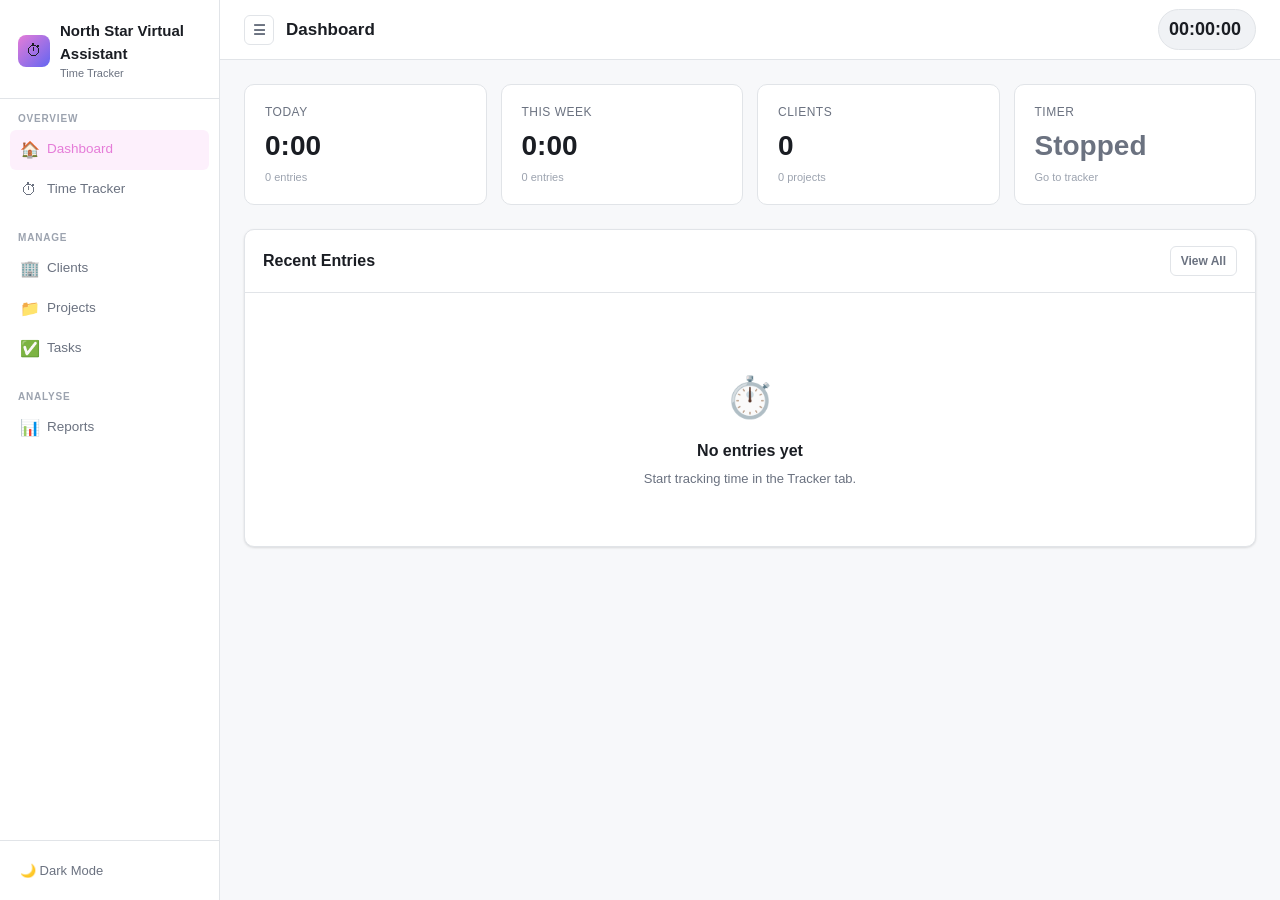
<file: index.html>
<!DOCTYPE html>
<html lang="en">
<head>
  <meta charset="UTF-8">
  <meta name="viewport" content="width=device-width, initial-scale=1.0">
  <title>North Star Virtual Assistant – Time Tracker</title>
  <link rel="icon" href="data:image/svg+xml,<svg xmlns='http://www.w3.org/2000/svg' viewBox='0 0 100 100'><text y='.9em' font-size='90'>⏱</text></svg>">
  <style>
    @media print {
      .sidebar, .topbar, .filters, .date-nav, .report-header > div:last-child,
      .btn, .nav-item, .sidebar-footer { display: none !important; }
      .main { margin-left: 0 !important; }
      .content { padding: 0 !important; }
      body { background: white !important; }
    }
:root {
  --bg: #f7f8fa;
  --surface: #ffffff;
  --surface2: #f0f2f5;
  --border: #e1e4e8;
  --text: #1a1d23;
  --text2: #6b7280;
  --text3: #9ca3af;
  --primary: #e57cd8;
  --primary-dark: #c855be;
  --primary-bg: #fdf0fc;
  --accent: #6366f1;
  --accent-bg: #eef2ff;
  --green: #10b981;
  --green-bg: #ecfdf5;
  --red: #ef4444;
  --red-bg: #fef2f2;
  --orange: #f59e0b;
  --shadow: 0 1px 3px rgba(0,0,0,.08), 0 1px 2px rgba(0,0,0,.05);
  --shadow-md: 0 4px 6px -1px rgba(0,0,0,.07), 0 2px 4px -1px rgba(0,0,0,.05);
  --radius: 10px;
  --radius-sm: 6px;
}
[data-theme="dark"] {
  --bg: #0f1117;
  --surface: #1a1d26;
  --surface2: #22263a;
  --border: #2d3148;
  --text: #e8eaf0;
  --text2: #9ca3b8;
  --text3: #6b7280;
  --primary: #e57cd8;
  --primary-dark: #f09ee8;
  --primary-bg: #2d1a2e;
  --accent: #818cf8;
  --accent-bg: #1e1f3a;
  --green: #34d399;
  --green-bg: #0d2e23;
  --red: #f87171;
  --red-bg: #2d1515;
  --shadow: 0 1px 3px rgba(0,0,0,.3), 0 1px 2px rgba(0,0,0,.2);
  --shadow-md: 0 4px 6px -1px rgba(0,0,0,.25), 0 2px 4px -1px rgba(0,0,0,.2);
}

* { box-sizing: border-box; margin: 0; padding: 0; }

body {
  font-family: -apple-system, BlinkMacSystemFont, 'Segoe UI', Roboto, sans-serif;
  background: var(--bg);
  color: var(--text);
  line-height: 1.5;
  font-size: 14px;
}

/* ── LAYOUT ── */
.app-shell { display: flex; min-height: 100vh; }

.sidebar {
  width: 220px;
  flex-shrink: 0;
  background: var(--surface);
  border-right: 1px solid var(--border);
  display: flex;
  flex-direction: column;
  position: fixed;
  top: 0; left: 0; bottom: 0;
  z-index: 100;
}

.main {
  flex: 1;
  margin-left: 220px;
  display: flex;
  flex-direction: column;
  min-height: 100vh;
}

/* ── SIDEBAR ── */
.sidebar-logo {
  padding: 20px 18px 16px;
  display: flex;
  align-items: center;
  gap: 10px;
  border-bottom: 1px solid var(--border);
}
.logo-mark {
  width: 32px; height: 32px;
  background: linear-gradient(135deg, var(--primary), var(--accent));
  border-radius: 8px;
  display: flex; align-items: center; justify-content: center;
  font-size: 16px;
  flex-shrink: 0;
}
.logo-text { font-weight: 700; font-size: 15px; color: var(--text); }
.logo-sub { font-size: 11px; color: var(--text2); }

.sidebar-nav { flex: 1; padding: 12px 10px; overflow-y: auto; }

.nav-section { margin-bottom: 20px; }
.nav-label {
  font-size: 10px;
  font-weight: 600;
  text-transform: uppercase;
  letter-spacing: .8px;
  color: var(--text3);
  padding: 0 8px;
  margin-bottom: 4px;
}
.nav-item {
  display: flex;
  align-items: center;
  gap: 9px;
  padding: 8px 10px;
  border-radius: var(--radius-sm);
  cursor: pointer;
  color: var(--text2);
  font-size: 13.5px;
  font-weight: 500;
  transition: background .15s, color .15s;
  user-select: none;
}
.nav-item:hover { background: var(--surface2); color: var(--text); }
.nav-item.active { background: var(--primary-bg); color: var(--primary); }
.nav-item .icon { font-size: 16px; width: 18px; text-align: center; }

.sidebar-footer {
  padding: 12px 10px;
  border-top: 1px solid var(--border);
}
.theme-toggle {
  display: flex;
  align-items: center;
  gap: 9px;
  padding: 8px 10px;
  border-radius: var(--radius-sm);
  cursor: pointer;
  color: var(--text2);
  font-size: 13px;
  font-weight: 500;
  transition: background .15s;
}
.theme-toggle:hover { background: var(--surface2); }

/* ── HEADER ── */
.topbar {
  background: var(--surface);
  border-bottom: 1px solid var(--border);
  padding: 0 24px;
  height: 60px;
  display: flex;
  align-items: center;
  justify-content: space-between;
  position: sticky;
  top: 0;
  z-index: 90;
}
.topbar-left { display: flex; align-items: center; gap: 12px; }
.page-title { font-size: 17px; font-weight: 700; }

.timer-bar {
  display: flex;
  align-items: center;
  gap: 10px;
  background: var(--surface2);
  border: 1px solid var(--border);
  border-radius: 50px;
  padding: 6px 14px 6px 10px;
}
.timer-bar.running { background: var(--green-bg); border-color: var(--green); }
.timer-display {
  font-size: 18px;
  font-weight: 700;
  font-variant-numeric: tabular-nums;
  color: var(--text);
  min-width: 72px;
}
.timer-bar.running .timer-display { color: var(--green); }
.timer-desc { font-size: 12px; color: var(--text2); max-width: 140px; white-space: nowrap; overflow: hidden; text-overflow: ellipsis; }

/* ── CONTENT ── */
.content { flex: 1; padding: 24px; max-width: 1200px; width: 100%; }

/* ── CARDS ── */
.card {
  background: var(--surface);
  border: 1px solid var(--border);
  border-radius: var(--radius);
  box-shadow: var(--shadow);
}

.stat-grid {
  display: grid;
  grid-template-columns: repeat(auto-fit, minmax(180px, 1fr));
  gap: 14px;
  margin-bottom: 24px;
}
.stat-card {
  padding: 18px 20px;
  border-radius: var(--radius);
  background: var(--surface);
  border: 1px solid var(--border);
}
.stat-label { font-size: 12px; color: var(--text2); font-weight: 500; text-transform: uppercase; letter-spacing: .5px; }
.stat-value { font-size: 28px; font-weight: 700; margin-top: 4px; font-variant-numeric: tabular-nums; }
.stat-sub { font-size: 11px; color: var(--text3); margin-top: 2px; }

/* ── QUICK TIMER ── */
.quick-timer {
  background: var(--surface);
  border: 1px solid var(--border);
  border-radius: var(--radius);
  padding: 16px 20px;
  margin-bottom: 24px;
  display: flex;
  gap: 10px;
  align-items: flex-end;
  flex-wrap: wrap;
}
.qt-field { display: flex; flex-direction: column; gap: 4px; }
.qt-field label { font-size: 11px; font-weight: 600; color: var(--text2); text-transform: uppercase; letter-spacing: .4px; }
.qt-field input, .qt-field select {
  height: 38px;
  border: 1px solid var(--border);
  border-radius: var(--radius-sm);
  padding: 0 10px;
  font-size: 13.5px;
  background: var(--surface);
  color: var(--text);
  outline: none;
  transition: border-color .15s;
}
.qt-field input:focus, .qt-field select:focus { border-color: var(--primary); }
.qt-desc { flex: 1; min-width: 200px; }
.qt-desc input { width: 100%; }

/* ── BUTTONS ── */
.btn {
  display: inline-flex;
  align-items: center;
  justify-content: center;
  gap: 6px;
  padding: 0 16px;
  height: 38px;
  border-radius: var(--radius-sm);
  border: none;
  cursor: pointer;
  font-size: 13.5px;
  font-weight: 600;
  transition: opacity .15s, transform .1s;
  white-space: nowrap;
}
.btn:hover { opacity: .88; }
.btn:active { transform: scale(.97); }
.btn-primary { background: var(--primary); color: white; }
.btn-green { background: var(--green); color: white; }
.btn-red { background: var(--red); color: white; }
.btn-ghost { background: transparent; border: 1px solid var(--border); color: var(--text2); }
.btn-ghost:hover { background: var(--surface2); color: var(--text); }
.btn-sm { height: 30px; padding: 0 10px; font-size: 12px; }
.btn-icon { width: 30px; height: 30px; padding: 0; border-radius: 6px; }

/* ── ENTRIES LIST ── */
.entries-list { display: flex; flex-direction: column; gap: 2px; }

.entry-group { margin-bottom: 16px; }
.entry-group-header {
  display: flex;
  justify-content: space-between;
  align-items: center;
  padding: 6px 0;
  font-size: 12px;
  font-weight: 700;
  color: var(--text2);
  text-transform: uppercase;
  letter-spacing: .5px;
  border-bottom: 1px solid var(--border);
  margin-bottom: 4px;
}
.entry-group-total { color: var(--text); }

.entry-row {
  display: flex;
  align-items: center;
  gap: 12px;
  padding: 10px 14px;
  border-radius: var(--radius-sm);
  border: 1px solid transparent;
  transition: background .1s;
  cursor: default;
}
.entry-row:hover { background: var(--surface2); border-color: var(--border); }
.entry-dot {
  width: 10px; height: 10px;
  border-radius: 50%;
  flex-shrink: 0;
}
.entry-info { flex: 1; min-width: 0; }
.entry-desc { font-size: 13.5px; font-weight: 500; }
.entry-meta { font-size: 11.5px; color: var(--text2); margin-top: 1px; }
.entry-time { font-size: 12px; color: var(--text2); white-space: nowrap; }
.entry-duration { font-size: 14px; font-weight: 700; font-variant-numeric: tabular-nums; min-width: 60px; text-align: right; }
.entry-actions { display: flex; gap: 4px; opacity: 0; transition: opacity .15s; }
.entry-row:hover .entry-actions { opacity: 1; }

/* ── TABS ── */
.tabs { display: flex; gap: 2px; border-bottom: 1px solid var(--border); margin-bottom: 20px; }
.tab {
  padding: 10px 16px;
  font-size: 13.5px;
  font-weight: 600;
  color: var(--text2);
  cursor: pointer;
  border-bottom: 2px solid transparent;
  margin-bottom: -1px;
  transition: color .15s;
}
.tab:hover { color: var(--text); }
.tab.active { color: var(--primary); border-color: var(--primary); }

/* ── TABLES ── */
table { width: 100%; border-collapse: collapse; }
th, td { text-align: left; padding: 10px 14px; font-size: 13px; }
th { font-size: 11px; font-weight: 700; color: var(--text2); text-transform: uppercase; letter-spacing: .5px; border-bottom: 1px solid var(--border); }
td { border-bottom: 1px solid var(--border); }
tr:last-child td { border-bottom: none; }
tr:hover td { background: var(--surface2); }
.table-total td { font-weight: 700; border-top: 2px solid var(--border); }

/* ── FORMS ── */
.form-grid { display: grid; grid-template-columns: 1fr 1fr; gap: 14px; }
.form-group { display: flex; flex-direction: column; gap: 5px; }
.form-group.full { grid-column: 1 / -1; }
.form-group label { font-size: 12px; font-weight: 600; color: var(--text2); }
.form-group input, .form-group select, .form-group textarea {
  border: 1px solid var(--border);
  border-radius: var(--radius-sm);
  padding: 8px 10px;
  font-size: 13.5px;
  background: var(--surface);
  color: var(--text);
  outline: none;
  transition: border-color .15s;
}
.form-group input:focus, .form-group select:focus, .form-group textarea:focus { border-color: var(--primary); }
.form-group textarea { resize: vertical; min-height: 70px; }

/* ── MODAL ── */
.modal-overlay {
  position: fixed; inset: 0;
  background: rgba(0,0,0,.45);
  z-index: 1000;
  display: flex;
  align-items: center;
  justify-content: center;
  padding: 20px;
}
.modal {
  background: var(--surface);
  border-radius: var(--radius);
  box-shadow: 0 20px 60px rgba(0,0,0,.2);
  width: 100%;
  max-width: 520px;
  overflow: hidden;
}
.modal-header {
  padding: 18px 20px;
  border-bottom: 1px solid var(--border);
  display: flex;
  align-items: center;
  justify-content: space-between;
}
.modal-header h3 { font-size: 16px; font-weight: 700; }
.modal-body { padding: 20px; }
.modal-footer {
  padding: 14px 20px;
  border-top: 1px solid var(--border);
  display: flex;
  justify-content: flex-end;
  gap: 8px;
}

/* ── BADGE / CHIP ── */
.badge {
  display: inline-flex;
  align-items: center;
  padding: 2px 8px;
  border-radius: 20px;
  font-size: 11px;
  font-weight: 600;
}
.color-dot { width: 8px; height: 8px; border-radius: 50%; display: inline-block; margin-right: 5px; }

/* ── EMPTY STATE ── */
.empty-state {
  text-align: center;
  padding: 48px 20px;
  color: var(--text2);
}
.empty-state .empty-icon { font-size: 40px; margin-bottom: 12px; }
.empty-state h3 { font-size: 16px; font-weight: 600; color: var(--text); margin-bottom: 6px; }
.empty-state p { font-size: 13px; }

/* ── FILTERS ── */
.filters {
  display: flex;
  gap: 8px;
  margin-bottom: 16px;
  flex-wrap: wrap;
  align-items: center;
}
.filter-select {
  height: 34px;
  border: 1px solid var(--border);
  border-radius: var(--radius-sm);
  padding: 0 8px;
  font-size: 13px;
  background: var(--surface);
  color: var(--text);
  outline: none;
}
.filter-select:focus { border-color: var(--primary); }

/* ── COLORS ── */
.color-picker { display: flex; gap: 6px; flex-wrap: wrap; margin-top: 4px; }
.color-swatch {
  width: 24px; height: 24px;
  border-radius: 50%;
  cursor: pointer;
  border: 2px solid transparent;
  transition: transform .1s;
}
.color-swatch:hover { transform: scale(1.15); }
.color-swatch.selected { border-color: var(--text); }

/* ── REPORT ── */
.report-header {
  display: flex;
  justify-content: space-between;
  align-items: flex-start;
  margin-bottom: 20px;
  flex-wrap: wrap;
  gap: 12px;
}
.report-header h2 { font-size: 18px; font-weight: 700; }
.report-period { font-size: 13px; color: var(--text2); }

.report-summary-grid {
  display: grid;
  grid-template-columns: repeat(auto-fit, minmax(160px, 1fr));
  gap: 12px;
  margin-bottom: 20px;
}
.report-summary-card {
  background: var(--surface2);
  border-radius: var(--radius-sm);
  padding: 14px 16px;
}

/* ── CLIENT CARDS ── */
.entity-grid { display: grid; grid-template-columns: repeat(auto-fill, minmax(240px, 1fr)); gap: 14px; }
.entity-card {
  background: var(--surface);
  border: 1px solid var(--border);
  border-radius: var(--radius);
  padding: 16px 18px;
  position: relative;
}
.entity-card-header {
  display: flex;
  align-items: center;
  gap: 10px;
  margin-bottom: 8px;
}
.entity-card-title { font-size: 15px; font-weight: 700; }
.entity-card-sub { font-size: 12px; color: var(--text2); }
.entity-card-actions {
  position: absolute;
  top: 12px; right: 12px;
  display: flex;
  gap: 4px;
  opacity: 0;
  transition: opacity .15s;
}
.entity-card:hover .entity-card-actions { opacity: 1; }

/* ── DATE NAV ── */
.date-nav {
  display: flex;
  align-items: center;
  gap: 10px;
  margin-bottom: 20px;
}
.date-nav-btn {
  width: 30px; height: 30px;
  border-radius: 6px;
  border: 1px solid var(--border);
  background: var(--surface);
  cursor: pointer;
  display: flex; align-items: center; justify-content: center;
  font-size: 14px;
  color: var(--text2);
  transition: background .15s;
}
.date-nav-btn:hover { background: var(--surface2); color: var(--text); }
.date-range-label { font-size: 14px; font-weight: 600; }

/* ── SCROLLBAR ── */
::-webkit-scrollbar { width: 6px; height: 6px; }
::-webkit-scrollbar-track { background: transparent; }
::-webkit-scrollbar-thumb { background: var(--border); border-radius: 3px; }
::-webkit-scrollbar-thumb:hover { background: var(--text3); }

/* ── UTILS ── */
.hidden { display: none !important; }
.section-header { display: flex; justify-content: space-between; align-items: center; margin-bottom: 16px; }
.section-title { font-size: 16px; font-weight: 700; }
.mt-4 { margin-top: 16px; }
.text-right { text-align: right; }
.text-green { color: var(--green); }
.text-red { color: var(--red); }
.text-muted { color: var(--text2); }
.fw-bold { font-weight: 700; }

@media (max-width: 768px) {
  .sidebar { transform: translateX(-100%); transition: transform .2s; }
  .sidebar.open { transform: translateX(0); }
  .main { margin-left: 0; }
  .topbar { padding: 0 14px; }
  .content { padding: 14px; }
  .quick-timer { flex-direction: column; }
  .quick-timer .qt-field { width: 100%; }
  .quick-timer .qt-field select, .quick-timer .qt-field input { width: 100%; }
  .form-grid { grid-template-columns: 1fr; }
}
  </style>
</head>
<body>
  <script>
// ── STATE ──────────────────────────────────────────────────
const STATE_KEY = 'va_timetracker_v1';
let state = {
  clients: [],
  projects: [],
  tasks: [],
  entries: [],
  timer: { running: false, startMs: null, entryId: null, notified60min: false },
  theme: 'light',
};

const COLORS = ['#e57cd8','#6366f1','#10b981','#f59e0b','#ef4444','#0ea5e9','#8b5cf6','#ec4899','#14b8a6','#f97316'];

function load() {
  try {
    const raw = localStorage.getItem(STATE_KEY);
    if (raw) Object.assign(state, JSON.parse(raw));
  } catch {}
  ['clients','projects','tasks','entries'].forEach(k => { if (!Array.isArray(state[k])) state[k] = []; });
  if (!state.timer) state.timer = { running: false, startMs: null, entryId: null, notified60min: false };
  if (!state.theme) state.theme = 'light';
  // Validate timer state — if startMs is missing or entry no longer exists, reset
  if (state.timer.running) {
    const entry = state.entries.find(e => e.id === state.timer.entryId);
    if (!entry || !state.timer.startMs) {
      state.timer = { running: false, startMs: null, entryId: null };
    }
  }
}

function save() {
  localStorage.setItem(STATE_KEY, JSON.stringify(state));
}

function uid() {
  return Date.now().toString(36) + Math.random().toString(36).slice(2, 7);
}

// ── TIMER ──────────────────────────────────────────────────
let timerInterval = null;

function timerStart(desc, clientId, projectId, taskId) {
  if (state.timer.running) timerStop();
  const id = uid();
  const now = Date.now();
  state.entries.push({
    id, desc: desc || 'Untitled',
    clientId: clientId || null,
    projectId: projectId || null,
    taskId: taskId || null,
    startMs: now, endMs: null,
    manual: false,
  });
  state.timer = { running: true, startMs: now, entryId: id, notified60min: false };
  requestNotificationPermission();
  save();
  renderTopbar();
  startTimerInterval();
  renderCurrentView();
}

function timerStop() {
  if (!state.timer.running) return;
  const entry = state.entries.find(e => e.id === state.timer.entryId);
  if (entry) entry.endMs = Date.now();
  state.timer = { running: false, startMs: null, entryId: null, notified60min: false };
  save();
  clearInterval(timerInterval);
  timerInterval = null;
  renderTopbar();
  renderCurrentView();
}

function startTimerInterval() {
  clearInterval(timerInterval);
  timerInterval = setInterval(() => {
    renderTopbarTimer();
    if (currentView === 'tracker') renderRunningEntry();
    check60MinuteNotification();
  }, 1000);
}

function requestNotificationPermission() {
  if ('Notification' in window && Notification.permission === 'default') {
    Notification.requestPermission().then(permission => {
      console.log('[Timer] Notification permission:', permission);
    });
  }
}

function check60MinuteNotification() {
  if (!state.timer.running || state.timer.notified60min) return;
  const elapsed = Date.now() - state.timer.startMs;
  const timeAlertMs = 60 * 60 * 1000; // 60 minutes

  if (elapsed >= timeAlertMs) {
    state.timer.notified60min = true;
    const entry = state.entries.find(e => e.id === state.timer.entryId);
    const desc = entry ? entry.desc : 'Your timer';
    console.log('[Timer] Time alert mark reached for:', desc);
    console.log('[Timer] Notification available:', 'Notification' in window);
    console.log('[Timer] Permission status:', 'Notification' in window ? Notification.permission : 'N/A');

    if ('Notification' in window && Notification.permission === 'granted') {
      try {
        const n = new Notification('⏱ Time Tracker Alert', {
          body: `${desc} has been running for 60 minutes`,
          icon: 'data:image/svg+xml,<svg xmlns="http://www.w3.org/2000/svg" viewBox="0 0 100 100"><text y=".9em" font-size="90">⏱</text></svg>',
          tag: 'timer-alert',
          requireInteraction: false,
        });
        console.log('[Timer] Notification fired successfully');
        save();
      } catch (e) {
        console.error('[Timer] Error firing notification:', e);
      }
    } else {
      console.log('[Timer] Cannot fire notification - permission not granted or Notification API not available');
    }
  }
}

function formatMs(ms) {
  if (ms < 0) ms = 0;
  const s = Math.floor(ms / 1000);
  const h = Math.floor(s / 3600);
  const m = Math.floor((s % 3600) / 60);
  const sec = s % 60;
  return `${String(h).padStart(2,'0')}:${String(m).padStart(2,'0')}:${String(sec).padStart(2,'0')}`;
}

function formatDuration(ms) {
  if (!ms || ms <= 0) return '0:00';
  const totalMin = Math.floor(ms / 60000);
  const h = Math.floor(totalMin / 60);
  const m = totalMin % 60;
  return h > 0 ? `${h}h ${String(m).padStart(2,'0')}m` : `${m}m`;
}

function msToDec(ms) {
  return (ms / 3600000).toFixed(2);
}

// ── HELPERS ────────────────────────────────────────────────
function getClient(id) { return state.clients.find(c => c.id === id); }
function getProject(id) { return state.projects.find(p => p.id === id); }
function getTask(id) { return state.tasks.find(t => t.id === id); }

function clientName(id) { const c = getClient(id); return c ? c.name : '—'; }
function projectName(id) { const p = getProject(id); return p ? p.name : '—'; }
function taskName(id) { const t = getTask(id); return t ? t.name : '—'; }
function clientColor(id) { const c = getClient(id); return c ? c.color : '#9ca3af'; }
function projectColor(id) { const p = getProject(id); return p ? p.color : '#9ca3af'; }
function taskColor(id) {
  const t = getTask(id);
  if (!t) return '#9ca3af';
  if (t.projectId) return projectColor(t.projectId);
  return '#9ca3af';
}

function entryDuration(e) {
  if (e.endMs) return e.endMs - e.startMs;
  if (state.timer.running && e.id === state.timer.entryId) return Date.now() - e.startMs;
  return 0;
}

function weekStart(date) {
  const d = new Date(date);
  d.setHours(0,0,0,0);
  const day = d.getDay();
  d.setDate(d.getDate() - (day === 0 ? 6 : day - 1));
  return d;
}

function weekEnd(d) {
  const e = new Date(weekStart(d));
  e.setDate(e.getDate() + 6);
  e.setHours(23,59,59,999);
  return e;
}

function sameDay(a, b) {
  return a.getFullYear() === b.getFullYear() && a.getMonth() === b.getMonth() && a.getDate() === b.getDate();
}

function formatDate(ms) {
  const d = new Date(ms);
  return d.toLocaleDateString('en-GB', { day: '2-digit', month: 'short', year: 'numeric' });
}

function formatTime(ms) {
  return new Date(ms).toLocaleTimeString('en-GB', { hour: '2-digit', minute: '2-digit' });
}

function todayMs() {
  const now = new Date();
  now.setHours(0,0,0,0);
  return now.getTime();
}

function entryMetaLine(e) {
  const parts = [];
  if (e.clientId) parts.push(clientName(e.clientId));
  if (e.projectId) parts.push(projectName(e.projectId));
  if (e.taskId) parts.push(taskName(e.taskId));
  return parts.join(' › ') || 'No project';
}

// ── NAVIGATION ────────────────────────────────────────────
let currentView = 'dashboard';

function navigate(view) {
  currentView = view;
  document.querySelectorAll('.nav-item').forEach(el => {
    el.classList.toggle('active', el.dataset.view === view);
  });
  renderCurrentView();
}

function renderCurrentView() {
  const views = { dashboard: renderDashboard, tracker: renderTracker, clients: renderClients, projects: renderProjects, tasks: renderTasksPage, reports: renderReports };
  const fn = views[currentView];
  if (fn) fn();
}

// ── TOPBAR ────────────────────────────────────────────────
function renderTopbar() {
  const tb = document.getElementById('topbar');
  const titles = { dashboard: 'Dashboard', tracker: 'Time Tracker', clients: 'Clients', projects: 'Projects', tasks: 'Tasks', reports: 'Reports' };
  tb.innerHTML = `
    <div class="topbar-left">
      <button class="btn btn-ghost btn-icon" id="menu-toggle" onclick="document.querySelector('.sidebar').classList.toggle('open')">☰</button>
      <span class="page-title">${titles[currentView] || 'VA Time Tracker'}</span>
    </div>
    <div class="timer-bar ${state.timer.running ? 'running' : ''}" id="topbar-timer">
      <span class="timer-display" id="timer-display">${state.timer.running ? formatMs(Date.now() - state.timer.startMs) : '00:00:00'}</span>
      ${state.timer.running ? `<span class="timer-desc" id="timer-desc">${(state.entries.find(e=>e.id===state.timer.entryId)||{}).desc||''}</span>` : ''}
    </div>
  `;
}

function renderTopbarTimer() {
  const disp = document.getElementById('timer-display');
  if (disp && state.timer.running) {
    disp.textContent = formatMs(Date.now() - state.timer.startMs);
  }
}

// ── DASHBOARD ─────────────────────────────────────────────
function renderDashboard() {
  const todayStart = todayMs();
  const todayEnd = todayStart + 86400000;
  const wStart = weekStart(new Date()).getTime();
  const wEnd = weekEnd(new Date()).getTime();

  const todayEntries = state.entries.filter(e => e.startMs >= todayStart && e.startMs < todayEnd && (e.endMs || state.timer.entryId === e.id));
  const weekEntries = state.entries.filter(e => e.startMs >= wStart && e.startMs <= wEnd && (e.endMs || state.timer.entryId === e.id));

  const todayMs_ = todayEntries.reduce((sum, e) => sum + entryDuration(e), 0);
  const weekMs_ = weekEntries.reduce((sum, e) => sum + entryDuration(e), 0);

  const recent = [...state.entries]
    .filter(e => e.endMs || (state.timer.running && e.id === state.timer.entryId))
    .sort((a, b) => b.startMs - a.startMs)
    .slice(0, 8);

  // Group week by client
  const byClient = {};
  weekEntries.forEach(e => {
    const key = e.clientId || '__none__';
    byClient[key] = (byClient[key] || 0) + entryDuration(e);
  });
  const clientRows = Object.entries(byClient).sort((a,b) => b[1]-a[1]);

  document.getElementById('app-content').innerHTML = `
    <div class="content">
      <div class="stat-grid">
        <div class="stat-card">
          <div class="stat-label">Today</div>
          <div class="stat-value">${formatDuration(todayMs_)}</div>
          <div class="stat-sub">${todayEntries.length} entr${todayEntries.length===1?'y':'ies'}</div>
        </div>
        <div class="stat-card">
          <div class="stat-label">This Week</div>
          <div class="stat-value">${formatDuration(weekMs_)}</div>
          <div class="stat-sub">${weekEntries.length} entr${weekEntries.length===1?'y':'ies'}</div>
        </div>
        <div class="stat-card">
          <div class="stat-label">Clients</div>
          <div class="stat-value">${state.clients.length}</div>
          <div class="stat-sub">${state.projects.length} projects</div>
        </div>
        <div class="stat-card">
          <div class="stat-label">Timer</div>
          <div class="stat-value ${state.timer.running ? 'text-green' : 'text-muted'}">${state.timer.running ? 'Running' : 'Stopped'}</div>
          <div class="stat-sub">${state.timer.running ? 'Tap tracker to stop' : 'Go to tracker'}</div>
        </div>
      </div>

      ${weekClientChart(clientRows)}

      <div class="card mt-4">
        <div style="padding:16px 18px; border-bottom:1px solid var(--border)" class="section-header">
          <span class="section-title">Recent Entries</span>
          <button class="btn btn-ghost btn-sm" onclick="navigate('tracker')">View All</button>
        </div>
        <div style="padding:10px 8px">
          ${recent.length === 0 ? `<div class="empty-state"><div class="empty-icon">⏱️</div><h3>No entries yet</h3><p>Start tracking time in the Tracker tab.</p></div>` : recent.map(e => entryRowHTML(e)).join('')}
        </div>
      </div>
    </div>
  `;
}

function weekClientChart(rows) {
  if (!rows.length) return '';
  const max = rows[0][1];
  return `<div class="card" style="padding:18px 20px">
    <div class="section-header"><span class="section-title">This Week by Client</span></div>
    ${rows.map(([cid, ms]) => {
      const pct = Math.round((ms / max) * 100);
      const color = cid === '__none__' ? '#9ca3af' : clientColor(cid);
      return `<div style="margin-bottom:10px">
        <div style="display:flex;justify-content:space-between;font-size:13px;margin-bottom:4px">
          <span style="display:flex;align-items:center;gap:6px">
            <span class="color-dot" style="background:${color}"></span>
            <strong>${cid === '__none__' ? 'No Client' : clientName(cid)}</strong>
          </span>
          <span class="text-muted">${formatDuration(ms)}</span>
        </div>
        <div style="height:6px;background:var(--surface2);border-radius:3px;overflow:hidden">
          <div style="height:100%;width:${pct}%;background:${color};border-radius:3px;transition:width .3s"></div>
        </div>
      </div>`;
    }).join('')}
  </div>`;
}

function renderRunningEntry() {
  if (!state.timer.running) return;
  const el = document.querySelector(`[data-entry-id="${state.timer.entryId}"] .entry-duration`);
  if (el) el.textContent = formatDuration(entryDuration(state.entries.find(e=>e.id===state.timer.entryId)));
}

// ── TRACKER ──────────────────────────────────────────────
let trackerWeekOffset = 0;

function renderTracker() {
  const base = new Date();
  base.setDate(base.getDate() + trackerWeekOffset * 7);
  const ws = weekStart(base);
  const we = weekEnd(base);

  const entries = state.entries
    .filter(e => {
      const active = e.endMs || (state.timer.running && e.id === state.timer.entryId);
      return active && e.startMs >= ws.getTime() && e.startMs <= we.getTime();
    })
    .sort((a, b) => b.startMs - a.startMs);

  const grouped = {};
  entries.forEach(e => {
    const d = new Date(e.startMs);
    d.setHours(0,0,0,0);
    const key = d.getTime();
    if (!grouped[key]) grouped[key] = [];
    grouped[key].push(e);
  });

  const days = Object.keys(grouped).sort((a,b) => b-a);
  const wsLabel = ws.toLocaleDateString('en-GB', { day:'numeric', month:'short' });
  const weLabel = we.toLocaleDateString('en-GB', { day:'numeric', month:'short', year:'numeric' });

  document.getElementById('app-content').innerHTML = `
    <div class="content">
      ${quickTimerHTML()}
      <button class="btn btn-ghost btn-sm" style="margin-bottom:16px" onclick="openManualEntry()">+ Add manual entry</button>
      <div class="date-nav">
        <button class="date-nav-btn" onclick="trackerWeekOffset--;renderTracker()">‹</button>
        <span class="date-range-label">${wsLabel} – ${weLabel}</span>
        <button class="date-nav-btn" onclick="if(trackerWeekOffset<0){trackerWeekOffset++;renderTracker()}" ${trackerWeekOffset===0?'disabled style="opacity:.4"':''}>›</button>
        ${trackerWeekOffset!==0?`<button class="btn btn-ghost btn-sm" onclick="trackerWeekOffset=0;renderTracker()">Today</button>`:''}
      </div>
      <div class="entries-list">
        ${days.length === 0 ? `<div class="empty-state"><div class="empty-icon">⏳</div><h3>No entries this week</h3><p>Use the timer above or add a manual entry.</p></div>` :
          days.map(dayKey => {
            const dayEntries = grouped[dayKey];
            const dayTotal = dayEntries.reduce((s,e) => s + entryDuration(e), 0);
            const d = new Date(parseInt(dayKey));
            const isToday = sameDay(d, new Date());
            const label = isToday ? 'Today' : d.toLocaleDateString('en-GB', { weekday:'long', day:'numeric', month:'short' });
            return `<div class="entry-group">
              <div class="entry-group-header">
                <span>${label}</span>
                <span class="entry-group-total">${formatDuration(dayTotal)}</span>
              </div>
              ${dayEntries.map(e => entryRowHTML(e)).join('')}
            </div>`;
          }).join('')}
      </div>
    </div>
  `;
}

function quickTimerHTML() {
  const running = state.timer.running;
  const runEntry = running ? state.entries.find(e=>e.id===state.timer.entryId) : null;
  return `
    <div class="quick-timer ${running ? 'running' : ''}">
      <div class="qt-field qt-desc">
        <label>Description</label>
        <input id="qt-desc" type="text" placeholder="What are you working on?" value="${running ? (runEntry?.desc||'') : ''}" ${running?'disabled':''}>
      </div>
      <div class="qt-field">
        <label>Client</label>
        <select id="qt-client" ${running?'disabled':''} onchange="updateProjectSelect('qt-project','qt-client')">
          <option value="">No Client</option>
          ${state.clients.map(c=>`<option value="${c.id}">${c.name}</option>`).join('')}
        </select>
      </div>
      <div class="qt-field">
        <label>Project</label>
        <select id="qt-project" ${running?'disabled':''}>
          <option value="">No Project</option>
          ${state.projects.map(p=>`<option value="${p.id}">${p.name}</option>`).join('')}
        </select>
      </div>
      <div class="qt-field">
        <label>Task</label>
        <select id="qt-task" ${running?'disabled':''}>
          <option value="">No Task</option>
          ${state.tasks.map(t=>`<option value="${t.id}">${t.name}</option>`).join('')}
        </select>
      </div>
      <button class="btn ${running ? 'btn-red' : 'btn-green'}" style="height:38px;min-width:90px" onclick="${running ? 'timerStop();renderTracker()' : 'qtStart()'}">
        ${running ? '⏹ Stop' : '▶ Start'}
      </button>
    </div>
  `;
}

function updateProjectSelect(projId, clientSelectId) {
  const clientSel = document.getElementById(clientSelectId);
  const projSel = document.getElementById(projId);
  if (!projSel) return;
  const cid = clientSel?.value || '';
  const filtered = cid ? state.projects.filter(p => p.clientId === cid) : state.projects;
  projSel.innerHTML = `<option value="">No Project</option>` + filtered.map(p=>`<option value="${p.id}">${p.name}</option>`).join('');
}

function qtStart() {
  const desc = document.getElementById('qt-desc')?.value.trim();
  const clientId = document.getElementById('qt-client')?.value || null;
  const projectId = document.getElementById('qt-project')?.value || null;
  const taskId = document.getElementById('qt-task')?.value || null;
  timerStart(desc, clientId, projectId, taskId);
}

function entryRowHTML(e) {
  const running = state.timer.running && e.id === state.timer.entryId;
  const dur = entryDuration(e);
  const color = e.clientId ? clientColor(e.clientId) : (e.projectId ? projectColor(e.projectId) : '#9ca3af');
  return `<div class="entry-row" data-entry-id="${e.id}">
    <span class="entry-dot" style="background:${color}"></span>
    <div class="entry-info">
      <div class="entry-desc">${e.desc || 'Untitled'}</div>
      <div class="entry-meta">${entryMetaLine(e)}</div>
    </div>
    <div class="entry-time text-muted">${formatTime(e.startMs)}${e.endMs?' – '+formatTime(e.endMs):''}</div>
    <div class="entry-duration ${running?'text-green':''}">${running ? formatMs(dur) : formatDuration(dur)}</div>
    <div class="entry-actions">
      <button class="btn btn-ghost btn-icon btn-sm" title="Edit" onclick="editEntry('${e.id}')">✏️</button>
      <button class="btn btn-ghost btn-icon btn-sm" title="Delete" onclick="deleteEntry('${e.id}')">🗑️</button>
    </div>
  </div>`;
}

// ── MANUAL ENTRY ─────────────────────────────────────────
function openManualEntry(id) {
  const entry = id ? state.entries.find(e=>e.id===id) : null;
  const now = new Date();
  const toLocalDT = (ms) => {
    const d = new Date(ms);
    return `${d.getFullYear()}-${String(d.getMonth()+1).padStart(2,'0')}-${String(d.getDate()).padStart(2,'0')}T${String(d.getHours()).padStart(2,'0')}:${String(d.getMinutes()).padStart(2,'0')}`;
  };
  const defaultStart = toLocalDT(now.getTime() - 3600000);
  const defaultEnd = toLocalDT(now.getTime());

  openModal('manual-entry-modal', `${entry ? 'Edit' : 'Add'} Time Entry`, `
    <div class="form-grid">
      <div class="form-group full">
        <label>Description</label>
        <input id="me-desc" type="text" placeholder="What did you work on?" value="${entry?.desc||''}">
      </div>
      <div class="form-group">
        <label>Client</label>
        <select id="me-client" onchange="updateProjectSelect('me-project','me-client')">
          <option value="">No Client</option>
          ${state.clients.map(c=>`<option value="${c.id}" ${entry?.clientId===c.id?'selected':''}>${c.name}</option>`).join('')}
        </select>
      </div>
      <div class="form-group">
        <label>Project</label>
        <select id="me-project">
          <option value="">No Project</option>
          ${state.projects.map(p=>`<option value="${p.id}" ${entry?.projectId===p.id?'selected':''}>${p.name}</option>`).join('')}
        </select>
      </div>
      <div class="form-group">
        <label>Task</label>
        <select id="me-task">
          <option value="">No Task</option>
          ${state.tasks.map(t=>`<option value="${t.id}" ${entry?.taskId===t.id?'selected':''}>${t.name}</option>`).join('')}
        </select>
      </div>
      <div class="form-group">
        <label>Start Time</label>
        <input id="me-start" type="datetime-local" value="${entry ? toLocalDT(entry.startMs) : defaultStart}">
      </div>
      <div class="form-group">
        <label>End Time</label>
        <input id="me-end" type="datetime-local" value="${entry ? toLocalDT(entry.endMs||now.getTime()) : defaultEnd}">
      </div>
    </div>
  `, () => saveManualEntry(id));
}

function editEntry(id) { openManualEntry(id); }

function saveManualEntry(existingId) {
  const desc = document.getElementById('me-desc')?.value.trim() || 'Untitled';
  const clientId = document.getElementById('me-client')?.value || null;
  const projectId = document.getElementById('me-project')?.value || null;
  const taskId = document.getElementById('me-task')?.value || null;
  const startVal = document.getElementById('me-start')?.value;
  const endVal = document.getElementById('me-end')?.value;
  if (!startVal || !endVal) return alert('Please fill in start and end times.');
  const startMs = new Date(startVal).getTime();
  const endMs = new Date(endVal).getTime();
  if (endMs <= startMs) return alert('End time must be after start time.');

  if (existingId) {
    const e = state.entries.find(en => en.id === existingId);
    if (e) Object.assign(e, { desc, clientId, projectId, taskId, startMs, endMs, manual: true });
  } else {
    state.entries.push({ id: uid(), desc, clientId, projectId, taskId, startMs, endMs, manual: true });
  }
  save();
  closeModal();
  renderCurrentView();
}

function deleteEntry(id) {
  if (!confirm('Delete this time entry?')) return;
  if (state.timer.running && state.timer.entryId === id) timerStop();
  state.entries = state.entries.filter(e => e.id !== id);
  save();
  renderCurrentView();
}

// ── CLIENTS ──────────────────────────────────────────────
function renderClients() {
  document.getElementById('app-content').innerHTML = `
    <div class="content">
      <div class="section-header">
        <span class="section-title">Clients</span>
        <button class="btn btn-primary btn-sm" onclick="openClientModal()">+ New Client</button>
      </div>
      ${state.clients.length === 0 ? `<div class="empty-state"><div class="empty-icon">🏢</div><h3>No clients yet</h3><p>Add your first client to get started.</p></div>` :
        `<div class="entity-grid">${state.clients.map(c => clientCardHTML(c)).join('')}</div>`}
    </div>
  `;
}

function clientCardHTML(c) {
  const projCount = state.projects.filter(p => p.clientId === c.id).length;
  const entries = state.entries.filter(e => e.clientId === c.id && e.endMs);
  const totalMs = entries.reduce((s,e) => s + (e.endMs - e.startMs), 0);
  return `<div class="entity-card">
    <div class="entity-card-actions">
      <button class="btn btn-ghost btn-icon btn-sm" onclick="openClientModal('${c.id}')">✏️</button>
      <button class="btn btn-ghost btn-icon btn-sm" onclick="deleteClient('${c.id}')">🗑️</button>
    </div>
    <div class="entity-card-header">
      <span class="color-dot" style="background:${c.color};width:16px;height:16px"></span>
      <span class="entity-card-title">${c.name}</span>
    </div>
    ${c.notes ? `<div class="entity-card-sub" style="margin-bottom:6px">${c.notes}</div>` : ''}
    <div style="display:flex;gap:14px;margin-top:8px">
      <div><div class="stat-label" style="font-size:10px">Projects</div><div style="font-weight:700">${projCount}</div></div>
      <div><div class="stat-label" style="font-size:10px">Total Time</div><div style="font-weight:700">${formatDuration(totalMs)}</div></div>
    </div>
  </div>`;
}

function openClientModal(id) {
  const c = id ? state.clients.find(cl=>cl.id===id) : null;
  openModal('client-modal', `${c?'Edit':'New'} Client`, `
    <div class="form-grid">
      <div class="form-group full">
        <label>Name</label>
        <input id="cl-name" type="text" placeholder="Client name" value="${c?.name||''}">
      </div>
      <div class="form-group full">
        <label>Notes</label>
        <input id="cl-notes" type="text" placeholder="Optional notes" value="${c?.notes||''}">
      </div>
      <div class="form-group full">
        <label>Colour</label>
        <div class="color-picker" id="cl-color-picker">
          ${COLORS.map(col=>`<div class="color-swatch${(c?.color||COLORS[0])===col?' selected':''}" style="background:${col}" data-color="${col}" onclick="selectColor('cl-color-picker',this)"></div>`).join('')}
        </div>
        <input type="hidden" id="cl-color" value="${c?.color||COLORS[0]}">
      </div>
    </div>
  `, () => saveClient(id));
}

function selectColor(pickerId, el) {
  document.querySelectorAll(`#${pickerId} .color-swatch`).forEach(s=>s.classList.remove('selected'));
  el.classList.add('selected');
  const hiddenInput = document.getElementById(pickerId.replace('-picker',''));
  if (hiddenInput) hiddenInput.value = el.dataset.color;
}

function saveClient(existingId) {
  const name = document.getElementById('cl-name')?.value.trim();
  if (!name) return alert('Client name is required.');
  const notes = document.getElementById('cl-notes')?.value.trim() || '';
  const color = document.getElementById('cl-color')?.value || COLORS[0];
  if (existingId) {
    const c = state.clients.find(cl=>cl.id===existingId);
    if (c) Object.assign(c, { name, notes, color });
  } else {
    state.clients.push({ id: uid(), name, notes, color });
  }
  save(); closeModal(); renderClients();
}

function deleteClient(id) {
  if (!confirm('Delete this client? Time entries will not be deleted.')) return;
  state.clients = state.clients.filter(c => c.id !== id);
  state.projects.forEach(p => { if (p.clientId === id) p.clientId = null; });
  state.entries.forEach(e => { if (e.clientId === id) e.clientId = null; });
  save(); renderClients();
}

// ── PROJECTS ─────────────────────────────────────────────
function renderProjects() {
  document.getElementById('app-content').innerHTML = `
    <div class="content">
      <div class="section-header">
        <span class="section-title">Projects</span>
        <button class="btn btn-primary btn-sm" onclick="openProjectModal()">+ New Project</button>
      </div>
      ${state.projects.length === 0 ? `<div class="empty-state"><div class="empty-icon">📁</div><h3>No projects yet</h3><p>Create a project to organise your time entries.</p></div>` :
        `<div class="entity-grid">${state.projects.map(p => projectCardHTML(p)).join('')}</div>`}
    </div>
  `;
}

function projectCardHTML(p) {
  const taskCount = state.tasks.filter(t => t.projectId === p.id).length;
  const entries = state.entries.filter(e => e.projectId === p.id && e.endMs);
  const totalMs = entries.reduce((s,e) => s + (e.endMs - e.startMs), 0);
  const client = p.clientId ? getClient(p.clientId) : null;
  return `<div class="entity-card">
    <div class="entity-card-actions">
      <button class="btn btn-ghost btn-icon btn-sm" onclick="openProjectModal('${p.id}')">✏️</button>
      <button class="btn btn-ghost btn-icon btn-sm" onclick="deleteProject('${p.id}')">🗑️</button>
    </div>
    <div class="entity-card-header">
      <span class="color-dot" style="background:${p.color};width:16px;height:16px"></span>
      <span class="entity-card-title">${p.name}</span>
    </div>
    ${client ? `<div class="entity-card-sub" style="margin-bottom:4px;display:flex;align-items:center;gap:5px"><span class="color-dot" style="background:${client.color}"></span>${client.name}</div>` : ''}
    <div style="display:flex;gap:14px;margin-top:8px">
      <div><div class="stat-label" style="font-size:10px">Tasks</div><div style="font-weight:700">${taskCount}</div></div>
      <div><div class="stat-label" style="font-size:10px">Total Time</div><div style="font-weight:700">${formatDuration(totalMs)}</div></div>
    </div>
  </div>`;
}

function openProjectModal(id) {
  const p = id ? state.projects.find(pr=>pr.id===id) : null;
  openModal('project-modal', `${p?'Edit':'New'} Project`, `
    <div class="form-grid">
      <div class="form-group full">
        <label>Name</label>
        <input id="pr-name" type="text" placeholder="Project name" value="${p?.name||''}">
      </div>
      <div class="form-group full">
        <label>Client</label>
        <select id="pr-client">
          <option value="">No Client</option>
          ${state.clients.map(c=>`<option value="${c.id}" ${p?.clientId===c.id?'selected':''}>${c.name}</option>`).join('')}
        </select>
      </div>
      <div class="form-group full">
        <label>Colour</label>
        <div class="color-picker" id="pr-color-picker">
          ${COLORS.map(col=>`<div class="color-swatch${(p?.color||COLORS[1])===col?' selected':''}" style="background:${col}" data-color="${col}" onclick="selectColor('pr-color-picker',this)"></div>`).join('')}
        </div>
        <input type="hidden" id="pr-color" value="${p?.color||COLORS[1]}">
      </div>
    </div>
  `, () => saveProject(id));
}

function saveProject(existingId) {
  const name = document.getElementById('pr-name')?.value.trim();
  if (!name) return alert('Project name is required.');
  const clientId = document.getElementById('pr-client')?.value || null;
  const color = document.getElementById('pr-color')?.value || COLORS[1];
  if (existingId) {
    const p = state.projects.find(pr=>pr.id===existingId);
    if (p) Object.assign(p, { name, clientId, color });
  } else {
    state.projects.push({ id: uid(), name, clientId, color });
  }
  save(); closeModal(); renderProjects();
}

function deleteProject(id) {
  if (!confirm('Delete this project?')) return;
  state.projects = state.projects.filter(p => p.id !== id);
  state.tasks.forEach(t => { if (t.projectId === id) t.projectId = null; });
  state.entries.forEach(e => { if (e.projectId === id) e.projectId = null; });
  save(); renderProjects();
}

// ── TASKS ─────────────────────────────────────────────────
function renderTasksPage() {
  document.getElementById('app-content').innerHTML = `
    <div class="content">
      <div class="section-header">
        <span class="section-title">Tasks</span>
        <button class="btn btn-primary btn-sm" onclick="openTaskModal()">+ New Task</button>
      </div>
      ${state.tasks.length === 0 ? `<div class="empty-state"><div class="empty-icon">✅</div><h3>No tasks yet</h3><p>Create tasks to track specific types of work.</p></div>` :
        `<div class="card"><table>
          <thead><tr><th>Task</th><th>Project</th><th>Client</th><th>Total Time</th><th></th></tr></thead>
          <tbody>
            ${state.tasks.map(t => {
              const proj = t.projectId ? getProject(t.projectId) : null;
              const client = proj?.clientId ? getClient(proj.clientId) : null;
              const entries = state.entries.filter(e => e.taskId === t.id && e.endMs);
              const totalMs = entries.reduce((s,e) => s + (e.endMs - e.startMs), 0);
              return `<tr>
                <td><strong>${t.name}</strong></td>
                <td>${proj ? `<span class="color-dot" style="background:${proj.color}"></span>${proj.name}` : '—'}</td>
                <td>${client ? `<span class="color-dot" style="background:${client.color}"></span>${client.name}` : '—'}</td>
                <td>${formatDuration(totalMs)}</td>
                <td class="text-right" style="white-space:nowrap">
                  <button class="btn btn-ghost btn-icon btn-sm" onclick="openTaskModal('${t.id}')">✏️</button>
                  <button class="btn btn-ghost btn-icon btn-sm" onclick="deleteTask('${t.id}')">🗑️</button>
                </td>
              </tr>`;
            }).join('')}
          </tbody>
        </table></div>`}
    </div>
  `;
}

function openTaskModal(id) {
  const t = id ? state.tasks.find(tk=>tk.id===id) : null;
  openModal('task-modal', `${t?'Edit':'New'} Task`, `
    <div class="form-grid">
      <div class="form-group full">
        <label>Name</label>
        <input id="tk-name" type="text" placeholder="Task name" value="${t?.name||''}">
      </div>
      <div class="form-group full">
        <label>Project</label>
        <select id="tk-project">
          <option value="">No Project</option>
          ${state.projects.map(p=>`<option value="${p.id}" ${t?.projectId===p.id?'selected':''}>${p.name}</option>`).join('')}
        </select>
      </div>
    </div>
  `, () => saveTask(id));
}

function saveTask(existingId) {
  const name = document.getElementById('tk-name')?.value.trim();
  if (!name) return alert('Task name is required.');
  const projectId = document.getElementById('tk-project')?.value || null;
  if (existingId) {
    const t = state.tasks.find(tk=>tk.id===existingId);
    if (t) Object.assign(t, { name, projectId });
  } else {
    state.tasks.push({ id: uid(), name, projectId });
  }
  save(); closeModal(); renderTasksPage();
}

function deleteTask(id) {
  if (!confirm('Delete this task?')) return;
  state.tasks = state.tasks.filter(t => t.id !== id);
  state.entries.forEach(e => { if (e.taskId === id) e.taskId = null; });
  save(); renderTasksPage();
}

// ── REPORTS ──────────────────────────────────────────────
let reportWeekOffset = 0;
let reportGroupBy = 'client';
let reportFilterClient = '';
let reportFilterProject = '';

function renderReports() {
  const base = new Date();
  base.setDate(base.getDate() + reportWeekOffset * 7);
  const ws = weekStart(base);
  const we = weekEnd(base);

  let entries = state.entries.filter(e => e.endMs && e.startMs >= ws.getTime() && e.startMs <= we.getTime());
  if (reportFilterClient) entries = entries.filter(e => e.clientId === reportFilterClient);
  if (reportFilterProject) entries = entries.filter(e => e.projectId === reportFilterProject);

  const totalMs = entries.reduce((s,e) => s + (e.endMs - e.startMs), 0);
  const wsLabel = ws.toLocaleDateString('en-GB', { day:'numeric', month:'short' });
  const weLabel = we.toLocaleDateString('en-GB', { day:'numeric', month:'short', year:'numeric' });

  // Group data
  const grouped = {};
  entries.forEach(e => {
    let key, label, color;
    if (reportGroupBy === 'client') { key = e.clientId||'__none__'; label = e.clientId ? clientName(e.clientId) : 'No Client'; color = e.clientId ? clientColor(e.clientId) : '#9ca3af'; }
    else if (reportGroupBy === 'project') { key = e.projectId||'__none__'; label = e.projectId ? projectName(e.projectId) : 'No Project'; color = e.projectId ? projectColor(e.projectId) : '#9ca3af'; }
    else { key = e.taskId||'__none__'; label = e.taskId ? taskName(e.taskId) : 'No Task'; color = e.taskId ? taskColor(e.taskId) : '#9ca3af'; }
    if (!grouped[key]) grouped[key] = { label, color, ms: 0, entries: [] };
    grouped[key].ms += (e.endMs - e.startMs);
    grouped[key].entries.push(e);
  });

  const rows = Object.values(grouped).sort((a,b) => b.ms - a.ms);

  document.getElementById('app-content').innerHTML = `
    <div class="content">
      <div class="report-header">
        <div>
          <h2>Weekly Timesheet Report</h2>
          <div class="report-period">${wsLabel} – ${weLabel}</div>
        </div>
        <div style="display:flex;gap:8px;flex-wrap:wrap">
          <button class="btn btn-ghost btn-sm" onclick="printReport()">🖨️ Print</button>
          <button class="btn btn-ghost btn-sm" onclick="downloadCSV()">⬇ CSV</button>
          <button class="btn btn-primary btn-sm" onclick="emailReport()">✉️ Email Report</button>
        </div>
      </div>

      <div style="display:flex;gap:8px;margin-bottom:16px;flex-wrap:wrap;align-items:center">
        <button class="date-nav-btn" onclick="reportWeekOffset--;renderReports()">‹</button>
        <span class="date-range-label" style="font-size:13px">${wsLabel} – ${weLabel}</span>
        <button class="date-nav-btn" onclick="if(reportWeekOffset<0){reportWeekOffset++;renderReports()}" ${reportWeekOffset===0?'disabled style="opacity:.4"':''}>›</button>
        ${reportWeekOffset!==0?`<button class="btn btn-ghost btn-sm" onclick="reportWeekOffset=0;renderReports()">Current Week</button>`:''}
      </div>

      <div class="filters">
        <select class="filter-select" onchange="reportGroupBy=this.value;renderReports()">
          <option value="client" ${reportGroupBy==='client'?'selected':''}>Group by Client</option>
          <option value="project" ${reportGroupBy==='project'?'selected':''}>Group by Project</option>
          <option value="task" ${reportGroupBy==='task'?'selected':''}>Group by Task</option>
        </select>
        <select class="filter-select" onchange="reportFilterClient=this.value;renderReports()">
          <option value="">All Clients</option>
          ${state.clients.map(c=>`<option value="${c.id}" ${reportFilterClient===c.id?'selected':''}>${c.name}</option>`).join('')}
        </select>
        <select class="filter-select" onchange="reportFilterProject=this.value;renderReports()">
          <option value="">All Projects</option>
          ${state.projects.map(p=>`<option value="${p.id}" ${reportFilterProject===p.id?'selected':''}>${p.name}</option>`).join('')}
        </select>
      </div>

      <div class="report-summary-grid">
        <div class="report-summary-card">
          <div class="stat-label">Total Hours</div>
          <div style="font-size:24px;font-weight:700;margin-top:4px">${msToDec(totalMs)}h</div>
          <div class="stat-sub">${formatDuration(totalMs)}</div>
        </div>
        <div class="report-summary-card">
          <div class="stat-label">Entries</div>
          <div style="font-size:24px;font-weight:700;margin-top:4px">${entries.length}</div>
        </div>
        <div class="report-summary-card">
          <div class="stat-label">Groups</div>
          <div style="font-size:24px;font-weight:700;margin-top:4px">${rows.length}</div>
        </div>
      </div>

      ${rows.length === 0 ? `<div class="empty-state"><div class="empty-icon">📊</div><h3>No data for this period</h3><p>Track time or adjust the filters.</p></div>` : `
        <div class="card" style="overflow:hidden">
          <table id="report-table">
            <thead><tr>
              <th>Group</th><th>Hours (dec)</th><th>Duration</th><th>Entries</th><th>% of Total</th>
            </tr></thead>
            <tbody>
              ${rows.map(r => `<tr>
                <td><span class="color-dot" style="background:${r.color}"></span><strong>${r.label}</strong></td>
                <td>${msToDec(r.ms)}</td>
                <td>${formatDuration(r.ms)}</td>
                <td>${r.entries.length}</td>
                <td>${totalMs ? Math.round(r.ms/totalMs*100) : 0}%</td>
              </tr>`).join('')}
            </tbody>
            <tfoot><tr class="table-total">
              <td><strong>Total</strong></td>
              <td><strong>${msToDec(totalMs)}</strong></td>
              <td><strong>${formatDuration(totalMs)}</strong></td>
              <td><strong>${entries.length}</strong></td>
              <td><strong>100%</strong></td>
            </tfoot>
          </table>
        </div>

        <div class="card mt-4" style="overflow:hidden">
          <div style="padding:14px 18px;border-bottom:1px solid var(--border)"><strong>Detailed Entries</strong></div>
          <table>
            <thead><tr><th>Date</th><th>Description</th><th>Client</th><th>Project</th><th>Task</th><th>Start</th><th>End</th><th>Duration</th></tr></thead>
            <tbody>
              ${entries.sort((a,b)=>a.startMs-b.startMs).map(e=>`<tr>
                <td>${formatDate(e.startMs)}</td>
                <td>${e.desc||'—'}</td>
                <td>${e.clientId?clientName(e.clientId):'—'}</td>
                <td>${e.projectId?projectName(e.projectId):'—'}</td>
                <td>${e.taskId?taskName(e.taskId):'—'}</td>
                <td>${formatTime(e.startMs)}</td>
                <td>${e.endMs?formatTime(e.endMs):'—'}</td>
                <td>${formatDuration(e.endMs-e.startMs)}</td>
              </tr>`).join('')}
            </tbody>
          </table>
        </div>
      `}
    </div>
  `;
}

function printReport() {
  window.print();
}

function downloadCSV() {
  const base = new Date();
  base.setDate(base.getDate() + reportWeekOffset * 7);
  const ws = weekStart(base);
  const we = weekEnd(base);
  let entries = state.entries.filter(e => e.endMs && e.startMs >= ws.getTime() && e.startMs <= we.getTime());
  if (reportFilterClient) entries = entries.filter(e => e.clientId === reportFilterClient);
  if (reportFilterProject) entries = entries.filter(e => e.projectId === reportFilterProject);

  if (entries.length === 0) return alert('No entries found for this period.');
  const rows = [['Date','Description','Client','Project','Task','Start','End','Duration (h)']];
  entries.sort((a,b)=>a.startMs-b.startMs).forEach(e => {
    rows.push([
      formatDate(e.startMs), e.desc||'',
      e.clientId ? clientName(e.clientId) : '',
      e.projectId ? projectName(e.projectId) : '',
      e.taskId ? taskName(e.taskId) : '',
      formatTime(e.startMs),
      e.endMs ? formatTime(e.endMs) : '',
      msToDec(e.endMs - e.startMs),
    ]);
  });
  const csv = rows.map(r => r.map(v => `"${String(v).replace(/"/g,'""')}"`).join(',')).join('\n');
  const blob = new Blob([csv], { type: 'text/csv' });
  const url = URL.createObjectURL(blob);
  const a = document.createElement('a');
  a.href = url; a.download = `timesheet-${ws.toISOString().slice(0,10)}.csv`;
  a.click(); URL.revokeObjectURL(url);
}

function emailReport() {
  const base = new Date();
  base.setDate(base.getDate() + reportWeekOffset * 7);
  const ws = weekStart(base);
  const we = weekEnd(base);
  let entries = state.entries.filter(e => e.endMs && e.startMs >= ws.getTime() && e.startMs <= we.getTime());
  if (reportFilterClient) entries = entries.filter(e => e.clientId === reportFilterClient);
  if (reportFilterProject) entries = entries.filter(e => e.projectId === reportFilterProject);
  if (entries.length === 0) return alert('No entries found for this period.');
  const totalMs = entries.reduce((s,e) => s + (e.endMs - e.startMs), 0);

  const wsLabel = ws.toLocaleDateString('en-GB', { day:'numeric', month:'short' });
  const weLabel = we.toLocaleDateString('en-GB', { day:'numeric', month:'short', year:'numeric' });

  let body = `Weekly Timesheet: ${wsLabel} – ${weLabel}\n\n`;
  body += `Total Hours: ${msToDec(totalMs)}h (${formatDuration(totalMs)})\n\n`;
  body += `ENTRIES:\n${'─'.repeat(60)}\n`;
  entries.sort((a,b)=>a.startMs-b.startMs).forEach(e => {
    body += `${formatDate(e.startMs)} | ${formatTime(e.startMs)}–${e.endMs?formatTime(e.endMs):'?'} | ${msToDec(e.endMs-e.startMs)}h | ${e.desc||'Untitled'}\n`;
    const meta = entryMetaLine(e);
    if (meta !== 'No project') body += `  → ${meta}\n`;
  });

  const recipient = prompt('Send to email address (leave blank to use default email client):', '');
  const subject = encodeURIComponent(`Timesheet ${wsLabel} – ${weLabel}`);
  const bodyEnc = encodeURIComponent(body);
  const mailLink = `mailto:${recipient||''}?subject=${subject}&body=${bodyEnc}`;
  // mailto URIs have browser length limits; offer clipboard fallback for long reports
  if (mailLink.length > 2000 && navigator.clipboard) {
    navigator.clipboard.writeText(body).then(() => {
      alert('Report copied to clipboard (too long for mailto). Paste into your email client.');
    });
  } else {
    window.location.href = mailLink;
  }
}

// ── MODAL ─────────────────────────────────────────────────
function openModal(id, title, bodyHTML, onSave) {
  let overlay = document.getElementById('modal-overlay');
  if (!overlay) {
    overlay = document.createElement('div');
    overlay.id = 'modal-overlay';
    overlay.className = 'modal-overlay';
    overlay.addEventListener('click', e => { if (e.target === overlay) closeModal(); });
    document.body.appendChild(overlay);
  }
  overlay.innerHTML = `
    <div class="modal" id="${id}">
      <div class="modal-header">
        <h3>${title}</h3>
        <button class="btn btn-ghost btn-icon btn-sm" onclick="closeModal()">✕</button>
      </div>
      <div class="modal-body">${bodyHTML}</div>
      <div class="modal-footer">
        <button class="btn btn-ghost" onclick="closeModal()">Cancel</button>
        <button class="btn btn-primary" id="modal-save-btn">Save</button>
      </div>
    </div>
  `;
  overlay.classList.remove('hidden');
  document.getElementById('modal-save-btn').onclick = onSave;
  document.addEventListener('keydown', modalKeyHandler);
}

function closeModal() {
  const overlay = document.getElementById('modal-overlay');
  if (overlay) overlay.classList.add('hidden');
  document.removeEventListener('keydown', modalKeyHandler);
}

function modalKeyHandler(e) {
  if (e.key === 'Escape') closeModal();
  if (e.key === 'Enter' && e.ctrlKey) document.getElementById('modal-save-btn')?.click();
}

// ── THEME ─────────────────────────────────────────────────
function toggleTheme() {
  state.theme = state.theme === 'light' ? 'dark' : 'light';
  document.documentElement.setAttribute('data-theme', state.theme);
  document.getElementById('theme-label').textContent = state.theme === 'dark' ? '☀️ Light Mode' : '🌙 Dark Mode';
  save();
}

// ── BOOTSTRAP ─────────────────────────────────────────────
function buildShell() {
  document.body.innerHTML = `
    <div class="app-shell">
      <aside class="sidebar">
        <div class="sidebar-logo">
          <div class="logo-mark">⏱</div>
          <div><div class="logo-text">North Star Virtual Assistant</div><div class="logo-sub">Time Tracker</div></div>
        </div>
        <nav class="sidebar-nav">
          <div class="nav-section">
            <div class="nav-label">Overview</div>
            <div class="nav-item active" data-view="dashboard" onclick="navigate('dashboard')"><span class="icon">🏠</span> Dashboard</div>
            <div class="nav-item" data-view="tracker" onclick="navigate('tracker')"><span class="icon">⏱</span> Time Tracker</div>
          </div>
          <div class="nav-section">
            <div class="nav-label">Manage</div>
            <div class="nav-item" data-view="clients" onclick="navigate('clients')"><span class="icon">🏢</span> Clients</div>
            <div class="nav-item" data-view="projects" onclick="navigate('projects')"><span class="icon">📁</span> Projects</div>
            <div class="nav-item" data-view="tasks" onclick="navigate('tasks')"><span class="icon">✅</span> Tasks</div>
          </div>
          <div class="nav-section">
            <div class="nav-label">Analyse</div>
            <div class="nav-item" data-view="reports" onclick="navigate('reports')"><span class="icon">📊</span> Reports</div>
          </div>
        </nav>
        <div class="sidebar-footer">
          <div class="theme-toggle" onclick="toggleTheme()">
            <span id="theme-label">🌙 Dark Mode</span>
          </div>
        </div>
      </aside>
      <div class="main">
        <header class="topbar" id="topbar"></header>
        <div id="app-content"></div>
      </div>
    </div>
  `;
}

document.addEventListener('DOMContentLoaded', () => {
  load();
  document.documentElement.setAttribute('data-theme', state.theme);
  buildShell();
  const themeLabel = document.getElementById('theme-label');
  if (themeLabel) themeLabel.textContent = state.theme === 'dark' ? '☀️ Light Mode' : '🌙 Dark Mode';
  renderTopbar();
  navigate('dashboard');
  if (state.timer.running) startTimerInterval();
});
  </script>
</body>
</html>
</file>
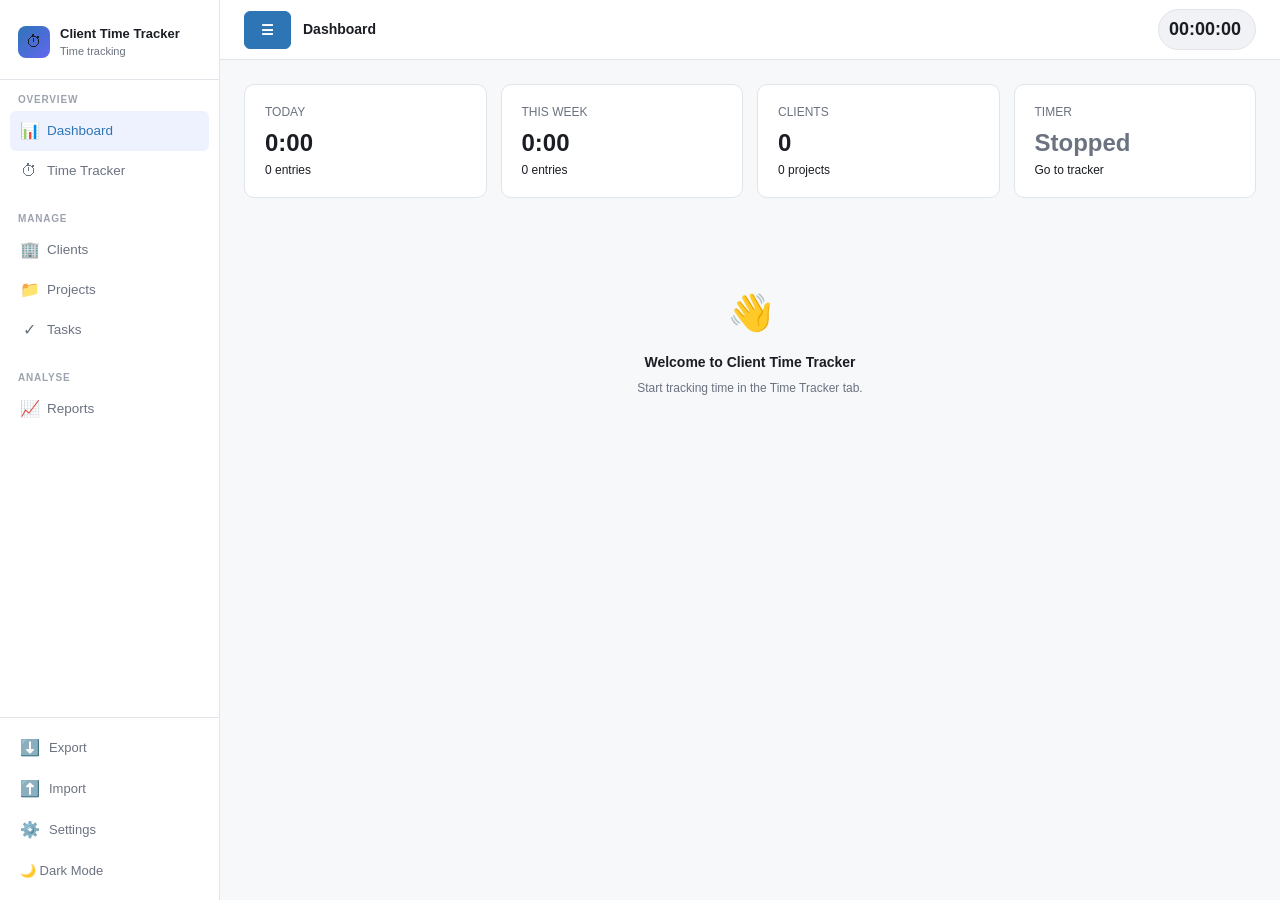
<file: white-label/index.html>
<!DOCTYPE html>
<html lang="en">
<head>
  <meta charset="UTF-8">
  <meta name="viewport" content="width=device-width, initial-scale=1.0">
  <title>Client Time Tracker</title>
  <link rel="icon" href="data:image/svg+xml,<svg xmlns='http://www.w3.org/2000/svg' viewBox='0 0 100 100'><text y='.9em' font-size='90'>⏱</text></svg>">
  <style>
    :root {
      --bg: #f7f8fa;
      --surface: #ffffff;
      --surface2: #f0f2f5;
      --border: #e1e4e8;
      --text: #1a1d23;
      --text2: #6b7280;
      --text3: #9ca3af;
      --primary: #2E75B6;
      --primary-dark: #1F5C99;
      --primary-bg: #eef2ff;
      --accent: #6366f1;
      --accent-bg: #eef2ff;
      --green: #10b981;
      --green-bg: #ecfdf5;
      --red: #ef4444;
      --red-bg: #fef2f2;
      --orange: #f59e0b;
      --shadow: 0 1px 3px rgba(0,0,0,.08), 0 1px 2px rgba(0,0,0,.05);
      --shadow-md: 0 4px 6px -1px rgba(0,0,0,.07), 0 2px 4px -1px rgba(0,0,0,.05);
      --radius: 10px;
      --radius-sm: 6px;
    }
    [data-theme="dark"] {
      --bg: #0f1117;
      --surface: #1a1d26;
      --surface2: #22263a;
      --border: #2d3148;
      --text: #e8eaf0;
      --text2: #9ca3b8;
      --text3: #6b7280;
      --primary: #2E75B6;
      --primary-dark: #5B9FD8;
      --primary-bg: #1e2a3f;
      --accent: #818cf8;
      --accent-bg: #1e1f3a;
      --green: #34d399;
      --green-bg: #0d2e23;
      --red: #f87171;
      --red-bg: #2d1515;
      --shadow: 0 1px 3px rgba(0,0,0,.3), 0 1px 2px rgba(0,0,0,.2);
      --shadow-md: 0 4px 6px -1px rgba(0,0,0,.25), 0 2px 4px -1px rgba(0,0,0,.2);
    }

    * { box-sizing: border-box; margin: 0; padding: 0; }

    body {
      font-family: Calibri, sans-serif;
      background: var(--bg);
      color: var(--text);
      line-height: 1.5;
      font-size: 12px;
    }

    .app-shell { display: flex; min-height: 100vh; }

    .sidebar {
      width: 220px;
      flex-shrink: 0;
      background: var(--surface);
      border-right: 1px solid var(--border);
      display: flex;
      flex-direction: column;
      position: fixed;
      top: 0; left: 0; bottom: 0;
      z-index: 100;
    }

    .main {
      flex: 1;
      margin-left: 220px;
      display: flex;
      flex-direction: column;
      min-height: 100vh;
    }

    .sidebar-logo {
      padding: 20px 18px 16px;
      display: flex;
      align-items: center;
      gap: 10px;
      border-bottom: 1px solid var(--border);
      min-height: 80px;
      flex-wrap: wrap;
    }

    .logo-mark {
      width: 32px; height: 32px;
      background: linear-gradient(135deg, var(--primary), var(--accent));
      border-radius: 8px;
      display: flex; align-items: center; justify-content: center;
      font-size: 16px;
      flex-shrink: 0;
    }

    .logo-image {
      width: 40px; height: 40px;
      object-fit: contain;
      border-radius: 6px;
      flex-shrink: 0;
    }

    .logo-text { font-weight: 700; font-size: 13px; color: var(--text); }
    .logo-sub { font-size: 11px; color: var(--text2); }

    .sidebar-nav { flex: 1; padding: 12px 10px; overflow-y: auto; }

    .nav-section { margin-bottom: 20px; }
    .nav-label {
      font-size: 10px;
      font-weight: 600;
      text-transform: uppercase;
      letter-spacing: .8px;
      color: var(--text3);
      padding: 0 8px;
      margin-bottom: 4px;
    }
    .nav-item {
      display: flex;
      align-items: center;
      gap: 9px;
      padding: 8px 10px;
      border-radius: var(--radius-sm);
      cursor: pointer;
      color: var(--text2);
      font-size: 13.5px;
      font-weight: 500;
      transition: background .15s, color .15s;
      user-select: none;
    }
    .nav-item:hover { background: var(--surface2); color: var(--text); }
    .nav-item.active { background: var(--primary-bg); color: var(--primary); }
    .nav-item .icon { font-size: 16px; width: 18px; text-align: center; }

    .sidebar-footer {
      padding: 12px 10px;
      border-top: 1px solid var(--border);
    }

    .footer-button {
      display: flex;
      align-items: center;
      gap: 9px;
      padding: 8px 10px;
      border-radius: var(--radius-sm);
      cursor: pointer;
      color: var(--text2);
      font-size: 13px;
      font-weight: 500;
      transition: background .15s;
      background: transparent;
      border: none;
      width: 100%;
      justify-content: flex-start;
      margin-bottom: 6px;
    }
    .footer-button:hover { background: var(--surface2); }

    .theme-toggle {
      display: flex;
      align-items: center;
      gap: 9px;
      padding: 8px 10px;
      border-radius: var(--radius-sm);
      cursor: pointer;
      color: var(--text2);
      font-size: 13px;
      font-weight: 500;
      transition: background .15s;
    }
    .theme-toggle:hover { background: var(--surface2); }

    .topbar {
      background: var(--surface);
      border-bottom: 1px solid var(--border);
      padding: 0 24px;
      height: 60px;
      display: flex;
      align-items: center;
      justify-content: space-between;
      position: sticky;
      top: 0;
      z-index: 90;
    }
    .topbar-left { display: flex; align-items: center; gap: 12px; }
    .page-title { font-size: 14px; font-weight: 700; }

    .timer-bar {
      display: flex;
      align-items: center;
      gap: 10px;
      background: var(--surface2);
      border: 1px solid var(--border);
      border-radius: 50px;
      padding: 6px 14px 6px 10px;
    }
    .timer-bar.running { background: var(--green-bg); border-color: var(--green); }
    .timer-display {
      font-size: 18px;
      font-weight: 700;
      font-variant-numeric: tabular-nums;
      color: var(--text);
      min-width: 72px;
    }
    .timer-bar.running .timer-display { color: var(--green); }

    .content { flex: 1; padding: 24px; max-width: 1200px; width: 100%; }

    .card {
      background: var(--surface);
      border: 1px solid var(--border);
      border-radius: var(--radius);
      box-shadow: var(--shadow);
    }

    .btn {
      display: inline-flex;
      align-items: center;
      justify-content: center;
      gap: 6px;
      padding: 0 16px;
      height: 38px;
      border-radius: var(--radius-sm);
      border: none;
      cursor: pointer;
      font-size: 13.5px;
      font-weight: 600;
      transition: opacity .15s, transform .1s;
      white-space: nowrap;
      background: var(--primary);
      color: white;
    }
    .btn:hover { opacity: .88; }
    .btn:active { transform: scale(.97); }
    .btn-primary { background: var(--primary); color: white; }
    .btn-green { background: var(--primary); color: white; }
    .btn-red { background: var(--primary); color: white; }
    .btn-ghost { background: var(--primary); border: 1px solid var(--primary); color: white; }
    .btn-ghost:hover { opacity: .88; }
    .btn-sm { height: 30px; padding: 0 10px; font-size: 12px; }

    .stat-grid {
      display: grid;
      grid-template-columns: repeat(auto-fit, minmax(180px, 1fr));
      gap: 14px;
      margin-bottom: 24px;
    }
    .stat-card {
      padding: 18px 20px;
      border-radius: var(--radius);
      background: var(--surface);
      border: 1px solid var(--border);
    }
    .stat-label { font-size: 12px; color: var(--text2); font-weight: 500; text-transform: uppercase; }
    .stat-value { font-size: 24px; font-weight: 700; margin-top: 4px; }

    .modal-overlay {
      position: fixed; inset: 0;
      background: rgba(0,0,0,.45);
      z-index: 1000;
      display: flex;
      align-items: center;
      justify-content: center;
      padding: 20px;
    }
    .modal {
      background: var(--surface);
      border-radius: var(--radius);
      box-shadow: 0 20px 60px rgba(0,0,0,.2);
      width: 100%;
      max-width: 600px;
      overflow: auto;
      max-height: 90vh;
    }
    .modal-header {
      padding: 18px 20px;
      border-bottom: 1px solid var(--border);
      display: flex;
      align-items: center;
      justify-content: space-between;
    }
    .modal-header h3 { font-size: 14px; font-weight: 700; }
    .modal-body { padding: 20px; }
    .modal-footer {
      padding: 14px 20px;
      border-top: 1px solid var(--border);
      display: flex;
      justify-content: flex-end;
      gap: 8px;
    }

    .form-group { display: flex; flex-direction: column; gap: 5px; margin-bottom: 16px; }
    .form-group label { font-size: 12px; font-weight: 600; color: var(--text2); }
    .form-group input, .form-group select, .form-group textarea {
      border: 1px solid var(--border);
      border-radius: var(--radius-sm);
      padding: 8px 10px;
      font-size: 13.5px;
      background: var(--surface);
      color: var(--text);
      outline: none;
      transition: border-color .15s;
      font-family: inherit;
    }
    .form-group input:focus, .form-group select:focus, .form-group textarea:focus { border-color: var(--primary); }

    .logo-preview {
      width: 100%;
      height: 60px;
      background: var(--surface2);
      border: 1px solid var(--border);
      border-radius: var(--radius-sm);
      display: flex;
      align-items: center;
      justify-content: center;
      font-size: 14px;
      color: var(--text2);
      overflow: hidden;
    }
    .logo-preview img {
      max-width: 100%;
      max-height: 100%;
      object-fit: contain;
    }

    .file-input-wrapper {
      position: relative;
      overflow: hidden;
    }
    .file-input-wrapper input[type="file"] {
      position: absolute;
      left: -9999px;
    }

    .settings-preview {
      background: var(--surface2);
      border: 1px solid var(--border);
      border-radius: var(--radius);
      padding: 16px;
      margin-top: 16px;
    }
    .preview-header {
      display: flex;
      align-items: center;
      gap: 10px;
      margin-bottom: 8px;
    }
    .preview-logo {
      width: 32px; height: 32px;
      object-fit: contain;
      border-radius: 4px;
    }
    .preview-name { font-weight: 700; color: var(--text); }

    .empty-state {
      text-align: center;
      padding: 48px 20px;
      color: var(--text2);
    }
    .empty-state .empty-icon { font-size: 36px; margin-bottom: 12px; }
    .empty-state h3 { font-size: 14px; font-weight: 600; color: var(--text); margin-bottom: 6px; }

    .section-header { display: flex; justify-content: space-between; align-items: center; margin-bottom: 16px; }
    .section-title { font-size: 14px; font-weight: 700; }

    @media (max-width: 768px) {
      .sidebar { transform: translateX(-100%); transition: transform .2s; }
      .sidebar.open { transform: translateX(0); }
      .main { margin-left: 0; }
    }

    @media print {
      .sidebar, .topbar, .btn, .sidebar-footer { display: none !important; }
      .main { margin-left: 0 !important; }
    }

    .hidden { display: none !important; }
  </style>
</head>
<body>
  <script>
const STATE_KEY = 'ctt_timetracker_v1';
const CUSTOM_KEY = 'ctt_customization';

let state = {
  clients: [],
  projects: [],
  tasks: [],
  entries: [],
  timer: { running: false, startMs: null, entryId: null },
  theme: 'light',
  isPremium: false,
};

let customization = {
  companyName: 'Client Time Tracker',
  logoImage: null,
};

const COLORS = ['#2E75B6','#6366f1','#10b981','#f59e0b','#ef4444','#0ea5e9','#8b5cf6','#ec4899','#14b8a6','#f97316'];

function load() {
  try {
    const raw = localStorage.getItem(STATE_KEY);
    if (raw) Object.assign(state, JSON.parse(raw));
  } catch {}
  try {
    const custom = localStorage.getItem(CUSTOM_KEY);
    if (custom) Object.assign(customization, JSON.parse(custom));
  } catch {}
  ['clients','projects','tasks','entries'].forEach(k => { if (!Array.isArray(state[k])) state[k] = []; });
  if (!state.timer) state.timer = { running: false, startMs: null, entryId: null };
  if (!state.theme) state.theme = 'light';
  if (state.timer.running) {
    const entry = state.entries.find(e => e.id === state.timer.entryId);
    if (!entry || !state.timer.startMs) {
      state.timer = { running: false, startMs: null, entryId: null };
    }
  }
}

function save() {
  localStorage.setItem(STATE_KEY, JSON.stringify(state));
}

function saveCustomization() {
  localStorage.setItem(CUSTOM_KEY, JSON.stringify(customization));
  updateBranding();
}

function uid() {
  return Date.now().toString(36) + Math.random().toString(36).slice(2, 7);
}

function updateBranding() {
  const logoMark = document.querySelector('.logo-mark');
  const logoImg = document.querySelector('.logo-image');
  const logoText = document.querySelector('.logo-text');

  if (customization.logoImage && logoImg) {
    logoImg.src = customization.logoImage;
    logoImg.style.display = 'block';
    if (logoMark) logoMark.style.display = 'none';
  } else {
    if (logoImg) logoImg.style.display = 'none';
    if (logoMark) logoMark.style.display = 'flex';
  }

  if (logoText) {
    logoText.textContent = customization.companyName || 'Client Time Tracker';
  }
}

let timerInterval = null;

function timerStart(desc, clientId, projectId, taskId) {
  if (state.timer.running) timerStop();
  const id = uid();
  const now = Date.now();
  state.entries.push({
    id, desc: desc || 'Untitled',
    clientId: clientId || null,
    projectId: projectId || null,
    taskId: taskId || null,
    startMs: now, endMs: null,
    manual: false,
  });
  state.timer = { running: true, startMs: now, entryId: id };
  save();
  renderTopbar();
  startTimerInterval();
  renderCurrentView();
}

function timerStop() {
  if (!state.timer.running) return;
  const entry = state.entries.find(e => e.id === state.timer.entryId);
  if (entry) entry.endMs = Date.now();
  state.timer = { running: false, startMs: null, entryId: null };
  save();
  clearInterval(timerInterval);
  timerInterval = null;
  renderTopbar();
  renderCurrentView();
}

function startTimerInterval() {
  clearInterval(timerInterval);
  timerInterval = setInterval(() => {
    renderTopbarTimer();
  }, 1000);
}

function formatMs(ms) {
  if (ms < 0) ms = 0;
  const s = Math.floor(ms / 1000);
  const h = Math.floor(s / 3600);
  const m = Math.floor((s % 3600) / 60);
  const sec = s % 60;
  return `${String(h).padStart(2,'0')}:${String(m).padStart(2,'0')}:${String(sec).padStart(2,'0')}`;
}

function formatDuration(ms) {
  if (!ms || ms <= 0) return '0:00';
  const totalMin = Math.floor(ms / 60000);
  const h = Math.floor(totalMin / 60);
  const m = totalMin % 60;
  return h > 0 ? `${h}h ${String(m).padStart(2,'0')}m` : `${m}m`;
}

function entryDuration(e) {
  if (e.endMs) return e.endMs - e.startMs;
  if (state.timer.running && e.id === state.timer.entryId) return Date.now() - e.startMs;
  return 0;
}

function getClient(id) { return state.clients.find(c => c.id === id); }
function getProject(id) { return state.projects.find(p => p.id === id); }
function getTask(id) { return state.tasks.find(t => t.id === id); }
function clientName(id) {
  const c = getClient(id);
  if (!c) return '—';
  if (c.firstName || c.lastName) return `${(c.firstName || '').trim()} ${(c.lastName || '').trim()}`.trim() || '—';
  return c.name || '—';
}
function projectName(id) { const p = getProject(id); return p ? p.name : '—'; }
function taskName(id) { const t = getTask(id); return t ? t.name : '—'; }
function clientColor(id) { const c = getClient(id); return c ? c.color : '#9ca3af'; }
function projectColor(id) { const p = getProject(id); return p ? p.color : '#9ca3af'; }

function weekStart(date) {
  const d = new Date(date);
  d.setHours(0,0,0,0);
  const day = d.getDay();
  d.setDate(d.getDate() - (day === 0 ? 6 : day - 1));
  return d;
}

function weekEnd(d) {
  const e = new Date(weekStart(d));
  e.setDate(e.getDate() + 6);
  e.setHours(23,59,59,999);
  return e;
}

function monthStart(date) {
  const d = new Date(date);
  d.setHours(0,0,0,0);
  d.setDate(1);
  return d;
}

function monthEnd(date) {
  const d = new Date(date);
  d.setHours(23,59,59,999);
  d.setMonth(d.getMonth() + 1);
  d.setDate(0);
  return d;
}

function sameDay(a, b) {
  return a.getFullYear() === b.getFullYear() && a.getMonth() === b.getMonth() && a.getDate() === b.getDate();
}

function formatDate(ms) {
  const d = new Date(ms);
  return d.toLocaleDateString('en-GB', { day: '2-digit', month: 'short', year: 'numeric' });
}

function formatTime(ms) {
  return new Date(ms).toLocaleTimeString('en-GB', { hour: '2-digit', minute: '2-digit' });
}

function todayMs() {
  const now = new Date();
  now.setHours(0,0,0,0);
  return now.getTime();
}

function entryMetaLine(e) {
  const parts = [];
  if (e.clientId) parts.push(clientName(e.clientId));
  if (e.projectId) parts.push(projectName(e.projectId));
  if (e.taskId) parts.push(taskName(e.taskId));
  return parts.join(' › ') || 'No project';
}

function entryRowHTML(e) {
  return `<div style="display:flex;align-items:center;gap:12px;padding:12px 14px;border-radius:6px;background:var(--surface2);margin-bottom:8px" data-entry-id="${e.id}">
    <span style="width:10px;height:10px;border-radius:50%;background:${clientColor(e.clientId)};flex-shrink:0"></span>
    <div style="flex:1">
      <div style="font-size:12px;font-weight:600">${e.desc || 'Untitled'}</div>
      <div style="font-size:10px;color:var(--text2);margin-top:2px">${entryMetaLine(e)}</div>
    </div>
    <div style="text-align:right">
      <div style="font-size:12px;color:var(--text2)">${formatTime(e.startMs)}</div>
      <div style="font-weight:700;font-size:12px;margin-top:2px" class="entry-duration">${formatDuration(entryDuration(e))}</div>
    </div>
    <button class="btn btn-ghost btn-sm" onclick="openEntryModal('${e.id}')" style="padding:4px 8px;font-size:11px">Edit</button>
    <button class="btn btn-ghost btn-sm" onclick="deleteEntry('${e.id}')" style="padding:4px 8px;font-size:10px;color:var(--red)">Delete</button>
  </div>`;
}

function quickTimerHTML() {
  const running = state.timer.running;
  const runEntry = running ? state.entries.find(e=>e.id===state.timer.entryId) : null;
  return `
    <div style="background:var(--surface);border:1px solid var(--border);border-radius:10px;padding:16px;margin-bottom:20px">
      <div style="display:grid;grid-template-columns:repeat(auto-fit,minmax(140px,1fr));gap:12px;margin-bottom:12px">
        <div style="display:flex;flex-direction:column;gap:4px">
          <label style="font-size:10px;font-weight:600;color:var(--text2)">Description</label>
          <input id="qt-desc" type="text" placeholder="What are you working on?" value="${running ? (runEntry?.desc||'') : ''}" ${running?'disabled':''} style="border:1px solid var(--border);border-radius:6px;padding:8px 10px;font-size:12px;background:var(--surface);color:var(--text);outline:none">
        </div>
        <div style="display:flex;flex-direction:column;gap:4px">
          <label style="font-size:10px;font-weight:600;color:var(--text2)">Client</label>
          <select id="qt-client" ${running?'disabled':''} onchange="updateQTProjects()" style="border:1px solid var(--border);border-radius:6px;padding:8px 10px;font-size:12px;background:var(--surface);color:var(--text);outline:none">
            <option value="">No Client</option>
            ${state.clients.map(c=>`<option value="${c.id}">${clientName(c.id)}</option>`).join('')}
          </select>
        </div>
        <div style="display:flex;flex-direction:column;gap:4px">
          <label style="font-size:10px;font-weight:600;color:var(--text2)">Project</label>
          <select id="qt-project" ${running?'disabled':''} style="border:1px solid var(--border);border-radius:6px;padding:8px 10px;font-size:12px;background:var(--surface);color:var(--text);outline:none">
            <option value="">No Project</option>
            ${state.projects.map(p=>`<option value="${p.id}">${p.name}</option>`).join('')}
          </select>
        </div>
        <div style="display:flex;flex-direction:column;gap:4px">
          <label style="font-size:10px;font-weight:600;color:var(--text2)">Task</label>
          <select id="qt-task" ${running?'disabled':''} style="border:1px solid var(--border);border-radius:6px;padding:8px 10px;font-size:12px;background:var(--surface);color:var(--text);outline:none">
            <option value="">No Task</option>
            ${state.tasks.map(t=>`<option value="${t.id}">${t.name}</option>`).join('')}
          </select>
        </div>
      </div>
      <div style="display:flex;gap:12px">
        <button class="btn" onclick="${running ? 'timerStop();renderTracker()' : 'quickTimerStart()'}" style="flex:1;justify-content:center;background:${running ? 'var(--red)' : 'var(--green)'};color:white">
          ${running ? '⏹ Stop Timer' : '▶ Start Timer'}
        </button>
        <button class="btn" onclick="openManualEntry()">+ Manual Entry</button>
      </div>
    </div>
  `;
}

function quickTimerStart() {
  const desc = document.getElementById('qt-desc')?.value || 'Untitled';
  const clientId = document.getElementById('qt-client')?.value || null;
  const projectId = document.getElementById('qt-project')?.value || null;
  const taskId = document.getElementById('qt-task')?.value || null;
  timerStart(desc, clientId, projectId, taskId);
}

function updateQTProjects() {
  const clientId = document.getElementById('qt-client')?.value;
  const projects = clientId ? state.projects.filter(p => p.clientId === clientId) : state.projects;
  const projectSelect = document.getElementById('qt-project');
  if (projectSelect) {
    projectSelect.innerHTML = `<option value="">No Project</option>${projects.map(p => `<option value="${p.id}">${p.name}</option>`).join('')}`;
  }
}

function openManualEntry() {
  openModal('manual-entry-modal', 'Add Manual Entry', `
    <div class="form-group">
      <label>Description</label>
      <input id="me-desc" type="text" placeholder="What did you work on?" value="">
    </div>
    <div class="form-group">
      <label>Client</label>
      <select id="me-client" onchange="updateMEProjects()">
        <option value="">No Client</option>
        ${state.clients.map(c=>`<option value="${c.id}">${clientName(c.id)}</option>`).join('')}
      </select>
    </div>
    <div class="form-group">
      <label>Project</label>
      <select id="me-project">
        <option value="">No Project</option>
        ${state.projects.map(p=>`<option value="${p.id}">${p.name}</option>`).join('')}
      </select>
    </div>
    <div class="form-group">
      <label>Task</label>
      <select id="me-task">
        <option value="">No Task</option>
        ${state.tasks.map(t=>`<option value="${t.id}">${t.name}</option>`).join('')}
      </select>
    </div>
    <div class="form-group">
      <label>Date</label>
      <input id="me-date" type="date" value="${new Date().toISOString().slice(0,10)}">
    </div>
    <div class="form-group">
      <label>Start Time</label>
      <input id="me-start" type="time" value="09:00">
    </div>
    <div class="form-group">
      <label>End Time</label>
      <input id="me-end" type="time" value="10:00">
    </div>
  `, saveManualEntry);
}

function updateMEProjects() {
  const clientId = document.getElementById('me-client')?.value;
  const projects = clientId ? state.projects.filter(p => p.clientId === clientId) : state.projects;
  const projectSelect = document.getElementById('me-project');
  if (projectSelect) {
    projectSelect.innerHTML = `<option value="">No Project</option>${projects.map(p => `<option value="${p.id}">${p.name}</option>`).join('')}`;
  }
}

function saveManualEntry() {
  const desc = document.getElementById('me-desc')?.value.trim() || 'Untitled';
  const clientId = document.getElementById('me-client')?.value || null;
  const projectId = document.getElementById('me-project')?.value || null;
  const taskId = document.getElementById('me-task')?.value || null;
  const dateStr = document.getElementById('me-date')?.value;
  const startStr = document.getElementById('me-start')?.value;
  const endStr = document.getElementById('me-end')?.value;

  if (!dateStr || !startStr || !endStr) return alert('Date and times are required.');

  const startMs = new Date(`${dateStr}T${startStr}`).getTime();
  const endMs = new Date(`${dateStr}T${endStr}`).getTime();

  if (endMs <= startMs) return alert('End time must be after start time.');

  state.entries.push({
    id: uid(),
    desc, clientId, projectId, taskId,
    startMs, endMs, manual: true
  });
  save();
  closeModal();
  renderTracker();
}

function openEntryModal(entryId) {
  const e = state.entries.find(en => en.id === entryId);
  if (!e) return;
  const startTime = new Date(e.startMs).toLocaleTimeString('en-GB', { hour: '2-digit', minute: '2-digit' });
  const endTime = e.endMs ? new Date(e.endMs).toLocaleTimeString('en-GB', { hour: '2-digit', minute: '2-digit' }) : '';

  openModal('edit-entry-modal', 'Edit Entry', `
    <div class="form-group">
      <label>Description</label>
      <input id="ee-desc" type="text" placeholder="What did you work on?" value="${e.desc || ''}">
    </div>
    <div class="form-group">
      <label>Start Time: ${startTime}</label>
      <input id="ee-start" type="time" value="${new Date(e.startMs).toLocaleTimeString('en-GB', { hour: '2-digit', minute: '2-digit' })}">
    </div>
    <div class="form-group">
      <label>End Time: ${endTime}</label>
      <input id="ee-end" type="time" value="${endTime}">
    </div>
  `, function() { saveEntryEdit(entryId); });
}

function saveEntryEdit(entryId) {
  const e = state.entries.find(en => en.id === entryId);
  if (!e) return;

  const desc = document.getElementById('ee-desc')?.value.trim() || e.desc;
  e.desc = desc;

  save();
  closeModal();
  renderTracker();
}

function deleteEntry(entryId) {
  if (!confirm('Delete this entry?')) return;
  state.entries = state.entries.filter(e => e.id !== entryId);
  save();
  renderTracker();
}

function exportData() {
  const dataStr = JSON.stringify(state, null, 2);
  const filename = `ctt-backup-${new Date().toISOString().slice(0,10)}.json`;
  if (window.claude?.downloads?.save) {
    window.claude.downloads.save(dataStr, filename);
    alert('Data exported successfully!');
  } else {
    const blob = new Blob([dataStr], { type: 'application/json' });
    const url = URL.createObjectURL(blob);
    const a = document.createElement('a');
    a.href = url;
    a.download = filename;
    a.click();
    URL.revokeObjectURL(url);
    alert('Data exported successfully!');
  }
}

function importData() {
  const json = prompt('Paste your exported data (JSON):');
  if (!json) return;
  try {
    const imported = JSON.parse(json);
    if (imported.clients && imported.projects && imported.tasks && imported.entries) {
      Object.assign(state, imported);
      save();
      alert('Data imported successfully! Reloading...');
      location.reload();
    } else {
      alert('Invalid data format. Make sure you copied the full export.');
    }
  } catch (e) {
    alert('Error parsing data: ' + e.message);
  }
}

function openSettings() {
  openModal('settings-modal', 'Customise Your Branding', `
    <div class="form-group">
      <label>Company Name</label>
      <input id="set-company-name" type="text" placeholder="Your company name" value="${customization.companyName || ''}">
    </div>

    <div class="form-group">
      <label>Logo Image</label>
      <div class="file-input-wrapper">
        <button class="btn btn-ghost" onclick="document.getElementById('logo-file-input').click()">Upload Logo</button>
        <input id="logo-file-input" type="file" accept="image/*" onchange="handleLogoUpload(event)">
      </div>
      ${customization.logoImage ? `<p style="font-size:10px;color:var(--text2);margin-top:6px">✓ Logo uploaded</p>` : ''}
    </div>
  `, saveSettings);
}

function handleLogoUpload(event) {
  const file = event.target.files[0];
  if (!file) return;
  const reader = new FileReader();
  reader.onload = (e) => {
    customization.logoImage = e.target.result;
  };
  reader.readAsDataURL(file);
}

function saveSettings() {
  const companyName = document.getElementById('set-company-name')?.value.trim();
  if (!companyName) return alert('Company name is required.');

  customization.companyName = companyName;
  saveCustomization();
  closeModal();
  alert('Branding updated successfully!');
}

let currentView = 'dashboard';

function navigate(view) {
  currentView = view;
  document.querySelectorAll('.nav-item').forEach(el => {
    el.classList.toggle('active', el.dataset.view === view);
  });
  renderCurrentView();
}

function renderCurrentView() {
  renderTopbar();
  const views = { dashboard: renderDashboard, tracker: renderTracker, clients: renderClients, projects: renderProjects, tasks: renderTasksPage, reports: renderReports };
  const fn = views[currentView];
  if (fn) fn();
}

function renderTopbar() {
  const tb = document.getElementById('topbar');
  const titles = { dashboard: 'Dashboard', tracker: 'Time Tracker', clients: 'Clients', projects: 'Projects', tasks: 'Tasks', reports: 'Reports' };
  tb.innerHTML = `
    <div class="topbar-left">
      <button class="btn btn-ghost btn-icon" id="menu-toggle" onclick="document.querySelector('.sidebar').classList.toggle('open')">☰</button>
      <span class="page-title">${titles[currentView] || 'Client Time Tracker'}</span>
    </div>
    <div class="timer-bar ${state.timer.running ? 'running' : ''}" id="topbar-timer">
      <span class="timer-display" id="timer-display">${state.timer.running ? formatMs(Date.now() - state.timer.startMs) : '00:00:00'}</span>
    </div>
  `;
}

function renderTopbarTimer() {
  const disp = document.getElementById('timer-display');
  if (disp && state.timer.running) {
    disp.textContent = formatMs(Date.now() - state.timer.startMs);
  }
}

function renderDashboard() {
  const todayStart = todayMs();
  const todayEnd = todayStart + 86400000;
  const wStart = weekStart(new Date()).getTime();
  const wEnd = weekEnd(new Date()).getTime();

  const todayEntries = state.entries.filter(e => e.startMs >= todayStart && e.startMs < todayEnd && (e.endMs || state.timer.entryId === e.id));
  const weekEntries = state.entries.filter(e => e.startMs >= wStart && e.startMs <= wEnd && (e.endMs || state.timer.entryId === e.id));

  const todayMs_ = todayEntries.reduce((sum, e) => sum + entryDuration(e), 0);
  const weekMs_ = weekEntries.reduce((sum, e) => sum + entryDuration(e), 0);

  const recent = [...state.entries]
    .filter(e => e.endMs || (state.timer.running && e.id === state.timer.entryId))
    .sort((a, b) => b.startMs - a.startMs)
    .slice(0, 8);

  document.getElementById('app-content').innerHTML = `
    <div class="content">
      <div class="stat-grid">
        <div class="stat-card">
          <div class="stat-label">Today</div>
          <div class="stat-value">${formatDuration(todayMs_)}</div>
          <div class="stat-sub">${todayEntries.length} entr${todayEntries.length===1?'y':'ies'}</div>
        </div>
        <div class="stat-card">
          <div class="stat-label">This Week</div>
          <div class="stat-value">${formatDuration(weekMs_)}</div>
          <div class="stat-sub">${weekEntries.length} entr${weekEntries.length===1?'y':'ies'}</div>
        </div>
        <div class="stat-card">
          <div class="stat-label">Clients</div>
          <div class="stat-value">${state.clients.length}</div>
          <div class="stat-sub">${state.projects.length} projects</div>
        </div>
        <div class="stat-card">
          <div class="stat-label">Timer</div>
          <div class="stat-value" style="color:${state.timer.running ? 'var(--green)' : 'var(--text2)'}">${state.timer.running ? 'Running' : 'Stopped'}</div>
          <div class="stat-sub">${state.timer.running ? 'Tap tracker to stop' : 'Go to tracker'}</div>
        </div>
      </div>

      ${recent.length > 0 ? `
      <div class="card" style="margin-top:24px">
        <div style="padding:16px 18px; border-bottom:1px solid var(--border); display:flex;justify-content:space-between;align-items:center">
          <span style="font-size:12px;font-weight:700">Recent Entries</span>
          <button class="btn btn-ghost btn-sm" onclick="navigate('tracker')">View All</button>
        </div>
        <div style="padding:10px 8px">
          ${recent.map(e => entryRowHTML(e)).join('')}
        </div>
      </div>
      ` : `<div class="empty-state" style="margin-top:40px">
        <div class="empty-icon">👋</div>
        <h3>Welcome to ${customization.companyName || 'Client Time Tracker'}</h3>
        <p>Start tracking time in the Time Tracker tab.</p>
      </div>`}
    </div>
  `;
}

let trackerWeekOffset = 0;

function renderTracker() {
  const base = new Date();
  base.setDate(base.getDate() + trackerWeekOffset * 7);
  const ws = weekStart(base);
  const we = weekEnd(base);

  const entries = state.entries
    .filter(e => {
      const active = e.endMs || (state.timer.running && e.id === state.timer.entryId);
      return active && e.startMs >= ws.getTime() && e.startMs <= we.getTime();
    })
    .sort((a, b) => b.startMs - a.startMs);

  const grouped = {};
  entries.forEach(e => {
    const d = new Date(e.startMs);
    d.setHours(0,0,0,0);
    const key = d.getTime();
    if (!grouped[key]) grouped[key] = [];
    grouped[key].push(e);
  });

  const days = Object.keys(grouped).sort((a,b) => b-a);
  const wsLabel = ws.toLocaleDateString('en-GB', { day:'numeric', month:'short' });
  const weLabel = we.toLocaleDateString('en-GB', { day:'numeric', month:'short', year:'numeric' });

  document.getElementById('app-content').innerHTML = `
    <div class="content">
      ${quickTimerHTML()}

      <div style="display:flex;gap:12px;margin-bottom:16px;flex-wrap:wrap;align-items:center">
        <button class="date-nav-btn" onclick="trackerWeekOffset--;renderTracker()" style="width:30px;height:30px;border-radius:6px;border:1px solid var(--border);background:var(--surface);cursor:pointer;display:flex;align-items:center;justify-content:center">‹</button>
        <span style="font-size:12px;font-weight:600">${wsLabel} – ${weLabel}</span>
        <button class="date-nav-btn" onclick="if(trackerWeekOffset<0){trackerWeekOffset++;renderTracker()}" ${trackerWeekOffset===0?'disabled style="opacity:.4"':''} style="width:30px;height:30px;border-radius:6px;border:1px solid var(--border);background:var(--surface);cursor:pointer;display:flex;align-items:center;justify-content:center">›</button>
        ${trackerWeekOffset!==0?`<button class="btn btn-ghost btn-sm" onclick="trackerWeekOffset=0;renderTracker()">Today</button>`:''}
      </div>
      ${days.length === 0 ? `<div class="empty-state"><div class="empty-icon">⏳</div><h3>No entries this week</h3><p>Use the timer above or add a manual entry.</p></div>` : days.map(dayKey => {
        const dayEntries = grouped[dayKey];
        const dayTotal = dayEntries.reduce((s,e) => s + entryDuration(e), 0);
        const d = new Date(parseInt(dayKey));
        const isToday = sameDay(d, new Date());
        const label = isToday ? 'Today' : d.toLocaleDateString('en-GB', { weekday:'long', day:'numeric', month:'short' });
        return `<div style="margin-bottom:20px">
          <div style="display:flex;justify-content:space-between;align-items:center;margin-bottom:10px;padding-bottom:8px;border-bottom:1px solid var(--border)">
            <span style="font-weight:700;color:var(--text)">${label}</span>
            <span style="font-weight:700;color:var(--text2)">${formatDuration(dayTotal)}</span>
          </div>
          ${dayEntries.map(e => entryRowHTML(e)).join('')}
        </div>`;
      }).join('')}
    </div>
  `;
}

function renderClients() {
  document.getElementById('app-content').innerHTML = `
    <div class="content">
      <div class="section-header">
        <span class="section-title">Clients</span>
        <button class="btn btn-primary btn-sm" onclick="openClientModal()">+ New Client</button>
      </div>
      ${state.clients.length === 0 ? `<div class="empty-state"><div class="empty-icon">🏢</div><h3>No clients yet</h3></div>` :
        `<div style="display:grid;grid-template-columns:repeat(auto-fill,minmax(260px,1fr));gap:14px">${state.clients.map(c => {
          const projCount = state.projects.filter(p => p.clientId === c.id).length;
          const fullName = c.firstName ? `${(c.firstName || '').trim()} ${(c.lastName || '').trim()}`.trim() : '';
          return `<div style="background:var(--surface);border:1px solid var(--border);border-radius:10px;padding:16px 18px">
            <div style="display:flex;align-items:flex-start;gap:10px;margin-bottom:12px">
              <span style="width:16px;height:16px;border-radius:50%;background:${c.color};flex-shrink:0;margin-top:2px"></span>
              <div style="flex:1;min-width:0">
                ${fullName ? `<div style="font-size:12px;font-weight:700;margin-bottom:2px">${fullName}</div>` : ''}
                ${c.companyName ? `<div style="font-size:12px;color:var(--text2);margin-bottom:4px">${c.companyName}</div>` : ''}
                ${c.email ? `<div style="font-size:12px;color:var(--text2);margin-bottom:2px;word-break:break-all">${c.email}</div>` : ''}
              </div>
            </div>
            ${c.notes ? `<div style="font-size:10px;color:var(--text2);background:var(--surface2);padding:8px;border-radius:6px;margin-bottom:10px;max-height:60px;overflow:hidden">${c.notes}</div>` : ''}
            <div style="font-size:12px;color:var(--text2);margin-bottom:10px">Projects: ${projCount}</div>
            <div style="display:flex;gap:6px">
              <button class="btn btn-ghost btn-sm" onclick="openClientModal('${c.id}')" title="Edit" style="flex:1;font-size:14px;padding:4px">✏️</button>
              <button class="btn btn-ghost btn-sm" onclick="deleteClient('${c.id}')" title="Delete" style="flex:1;font-size:14px;padding:4px;color:var(--red)">🗑️</button>
            </div>
          </div>`;
        }).join('')}</div>`}
    </div>
  `;
}

function deleteClient(clientId) {
  if (!confirm('Delete this client? Associated projects will remain.')) return;
  state.clients = state.clients.filter(c => c.id !== clientId);
  state.projects = state.projects.map(p => p.clientId === clientId ? {...p, clientId: null} : p);
  save();
  renderClients();
}

function openUpgradeModal() {
  openModal('upgrade-modal', 'Upgrade to Premium', `
    <div style="text-align:center;padding:20px">
      <div style="font-size:42px;margin-bottom:16px">⭐️</div>
      <p style="font-size:12px;font-weight:600;margin-bottom:8px">Free tier limited to 3 clients</p>
      <p style="color:var(--text2);margin-bottom:24px">Upgrade for unlimited clients and unlock premium features!</p>
      <p style="font-size:12px;color:var(--text2)">Premium: £42 one-time purchase</p>
    </div>
  `, null);
}

function openUpgradeModalForFeature(featureName) {
  const featureMessages = {
    'pdf': { title: 'PDF Export', description: 'Free tier limited to CSV download report only. Upgrade for unlimited clients, PDF export, Email report and more Premium features' },
    'email': { title: 'Email Report', description: 'Free tier limited to CSV download report only. Upgrade for unlimited clients, PDF export, Email report and more Premium features' }
  };
  const feature = featureMessages[featureName];
  openModal('upgrade-feature-modal', 'Upgrade to Premium', `
    <div style="text-align:center;padding:20px">
      <div style="font-size:42px;margin-bottom:16px">⭐️</div>
      <p style="font-size:12px;font-weight:600;margin-bottom:8px">${feature.description}</p>
      <p style="font-size:12px;color:var(--text2);margin-top:24px">Premium: £42 one-time purchase</p>
    </div>
  `, null);
}

function openClientModal(id) {
  if (!id && state.clients.length >= 3) {
    openUpgradeModal();
    return;
  }
  const c = id ? state.clients.find(cl=>cl.id===id) : null;
  openModal('client-modal', `${c?'Edit':'New'} Client`, `
    <div class="form-group">
      <label>First Name</label>
      <input id="cl-firstName" type="text" placeholder="First name" value="${c?.firstName||''}">
    </div>
    <div class="form-group">
      <label>Last Name</label>
      <input id="cl-lastName" type="text" placeholder="Last name" value="${c?.lastName||''}">
    </div>
    <div class="form-group">
      <label>Company Name</label>
      <input id="cl-companyName" type="text" placeholder="Company name" value="${c?.companyName||''}">
    </div>
    <div class="form-group">
      <label>Email</label>
      <input id="cl-email" type="email" placeholder="Email address" value="${c?.email||''}">
    </div>
    <div class="form-group">
      <label>Notes</label>
      <textarea id="cl-notes" placeholder="Add any notes about this client" style="border:1px solid var(--border);border-radius:var(--radius-sm);padding:8px 10px;font-size:13.5px;background:var(--surface);color:var(--text);outline:none;min-height:80px;font-family:inherit;resize:vertical">${c?.notes||''}</textarea>
    </div>
  `, function() { saveClient(id); });
}

function saveClient(existingId) {
  const firstName = document.getElementById('cl-firstName')?.value.trim();
  if (!firstName) return alert('First name is required.');
  const lastName = document.getElementById('cl-lastName')?.value.trim();
  const companyName = document.getElementById('cl-companyName')?.value.trim();
  const email = document.getElementById('cl-email')?.value.trim();
  const notes = document.getElementById('cl-notes')?.value.trim();

  const color = COLORS[Math.floor(Math.random() * COLORS.length)];
  if (existingId) {
    const c = state.clients.find(cl=>cl.id===existingId);
    if (c) Object.assign(c, { firstName, lastName, companyName, email, notes });
  } else {
    state.clients.push({ id: uid(), firstName, lastName, companyName, email, notes, color });
  }
  save(); closeModal(); renderClients();
}

function renderProjects() {
  document.getElementById('app-content').innerHTML = `
    <div class="content">
      <div class="section-header">
        <span class="section-title">Projects</span>
        <button class="btn btn-primary btn-sm" onclick="openProjectModal()">+ New Project</button>
      </div>
      ${state.projects.length === 0 ? `<div class="empty-state"><div class="empty-icon">📁</div><h3>No projects yet</h3></div>` :
        `<div style="display:grid;grid-template-columns:repeat(auto-fill,minmax(240px,1fr));gap:14px">${state.projects.map(p => {
          const client = p.clientId ? getClient(p.clientId) : null;
          return `<div style="background:var(--surface);border:1px solid var(--border);border-radius:10px;padding:16px 18px">
            <div style="display:flex;align-items:center;gap:10px;margin-bottom:8px">
              <span style="width:16px;height:16px;border-radius:50%;background:${p.color}"></span>
              <span style="font-size:13px;font-weight:700">${p.name}</span>
            </div>
            ${client ? `<div style="font-size:12px;color:var(--text2);margin-bottom:10px">${clientName(client.id)}</div>` : '<div style="margin-bottom:10px"></div>'}
            <div style="display:flex;gap:6px">
              <button class="btn btn-ghost btn-sm" onclick="openProjectModal('${p.id}')" title="Edit" style="flex:1;font-size:14px;padding:4px">✏️</button>
              <button class="btn btn-ghost btn-sm" onclick="deleteProject('${p.id}')" title="Delete" style="flex:1;font-size:14px;padding:4px;color:var(--red)">🗑️</button>
            </div>
          </div>`;
        }).join('')}</div>`}
    </div>
  `;
}

function deleteProject(projectId) {
  if (!confirm('Delete this project? Associated tasks will remain.')) return;
  state.projects = state.projects.filter(p => p.id !== projectId);
  state.tasks = state.tasks.map(t => t.projectId === projectId ? {...t, projectId: null} : t);
  save();
  renderProjects();
}

function openProjectModal(id) {
  const p = id ? state.projects.find(pr=>pr.id===id) : null;
  openModal('project-modal', `${p?'Edit':'New'} Project`, `
    <div class="form-group">
      <label>Name</label>
      <input id="pr-name" type="text" placeholder="Project name" value="${p?.name||''}">
    </div>
    <div class="form-group">
      <label>Client</label>
      <select id="pr-client">
        <option value="">No Client</option>
        ${state.clients.map(c=>`<option value="${c.id}" ${p?.clientId===c.id?'selected':''}>${clientName(c.id)}</option>`).join('')}
      </select>
    </div>
  `, function() { saveProject(id); });
}

function saveProject(existingId) {
  const name = document.getElementById('pr-name')?.value.trim();
  if (!name) return alert('Project name is required.');
  const clientId = document.getElementById('pr-client')?.value || null;
  const color = COLORS[Math.floor(Math.random() * COLORS.length)];
  if (existingId) {
    const p = state.projects.find(pr=>pr.id===existingId);
    if (p) Object.assign(p, { name, clientId });
  } else {
    state.projects.push({ id: uid(), name, clientId, color });
  }
  save(); closeModal(); renderProjects();
}

let reportWeekOffset = 0;
let reportMode = 'weekly';
let reportGroupBy = 'client';
let reportClientFilter = null;
let reportProjectFilter = null;

function exportToCSV() {
  const base = new Date();
  if (reportMode === 'weekly') {
    base.setDate(base.getDate() + reportWeekOffset * 7);
  } else {
    base.setMonth(base.getMonth() + reportWeekOffset);
  }
  const start = reportMode === 'weekly' ? weekStart(base).getTime() : monthStart(base).getTime();
  const end = reportMode === 'weekly' ? weekEnd(base).getTime() : monthEnd(base).getTime();
  const entries = state.entries.filter(e => e.endMs && e.startMs >= start && e.startMs <= end);

  let csv = 'Date,Time,Description,Client,Project,Task,Duration\n';
  entries.forEach(e => {
    const date = new Date(e.startMs).toLocaleDateString('en-GB');
    const time = formatTime(e.startMs);
    const duration = formatDuration(entryDuration(e));
    const client = clientName(e.clientId) || 'N/A';
    const project = projectName(e.projectId) || 'N/A';
    const task = taskName(e.taskId) || 'N/A';
    csv += `${date},${time},"${e.desc}",${client},${project},${task},${duration}\n`;
  });

  const blob = new Blob([csv], { type: 'text/csv' });
  const url = URL.createObjectURL(blob);
  const a = document.createElement('a');
  a.href = url;
  a.download = `timesheet-${new Date().toISOString().slice(0,10)}.csv`;
  a.click();
  URL.revokeObjectURL(url);
  alert('CSV exported successfully!');
}

function exportToPDF() {
  if (!state.isPremium) {
    openUpgradeModalForFeature('pdf');
    return;
  }
  alert('PDF export coming soon!');
}

function emailReport() {
  if (!state.isPremium) {
    openUpgradeModalForFeature('email');
    return;
  }
  alert('Email report coming soon!');
}

function renderReports() {
  const base = new Date();
  if (reportMode === 'weekly') {
    base.setDate(base.getDate() + reportWeekOffset * 7);
  } else {
    base.setMonth(base.getMonth() + reportWeekOffset);
  }
  const start = reportMode === 'weekly' ? weekStart(base).getTime() : monthStart(base).getTime();
  const end = reportMode === 'weekly' ? weekEnd(base).getTime() : monthEnd(base).getTime();
  const ws = reportMode === 'weekly' ? weekStart(base) : monthStart(base);
  const we = reportMode === 'weekly' ? weekEnd(base) : monthEnd(base);

  let entries = state.entries.filter(e => e.endMs && e.startMs >= ws.getTime() && e.startMs <= we.getTime());

  if (reportClientFilter) {
    entries = entries.filter(e => e.clientId === reportClientFilter);
  }
  if (reportProjectFilter) {
    entries = entries.filter(e => e.projectId === reportProjectFilter);
  }

  const byGroup = {};

  entries.forEach(e => {
    let groupId;
    if (reportGroupBy === 'client') {
      groupId = e.clientId || '__none__';
    } else if (reportGroupBy === 'project') {
      groupId = e.projectId || '__none__';
    } else {
      groupId = e.taskId || '__none__';
    }
    byGroup[groupId] = (byGroup[groupId] || 0) + entryDuration(e);
  });

  const groupRows = Object.entries(byGroup).sort((a,b) => b[1]-a[1]);
  const totalMs = entries.reduce((sum, e) => sum + entryDuration(e), 0);

  const wsLabel = ws.toLocaleDateString('en-GB', { day:'numeric', month:'short' });
  const weLabel = we.toLocaleDateString('en-GB', { day:'numeric', month:'short', year:'numeric' });
  const reportLabel = reportMode === 'weekly' ? 'Weekly' : 'Monthly';

  document.getElementById('app-content').innerHTML = `
    <div class="content">
      <div style="display:flex;gap:12px;margin-bottom:20px;flex-wrap:wrap;align-items:center;justify-content:space-between">
        <div style="display:flex;gap:12px;align-items:center;flex-wrap:wrap">
          <button class="date-nav-btn" onclick="reportWeekOffset--;renderReports()" style="width:30px;height:30px;border-radius:6px;border:1px solid var(--border);background:var(--surface);cursor:pointer;display:flex;align-items:center;justify-content:center">‹</button>
          <span style="font-size:12px;font-weight:600">${reportLabel} Report: ${wsLabel} – ${weLabel}</span>
          <button class="date-nav-btn" onclick="if(reportWeekOffset<0){reportWeekOffset++;renderReports()}" ${reportWeekOffset===0?'disabled style="opacity:.4"':''} style="width:30px;height:30px;border-radius:6px;border:1px solid var(--border);background:var(--surface);cursor:pointer;display:flex;align-items:center;justify-content:center">›</button>
          ${reportWeekOffset!==0?`<button class="btn btn-ghost btn-sm" onclick="reportWeekOffset=0;renderReports()">This ${reportMode === 'weekly' ? 'week' : 'month'}</button>`:''}
        </div>
        <select onchange="reportMode=this.value;reportWeekOffset=0;renderReports()" style="padding:6px 10px;border:1px solid var(--border);border-radius:6px;background:var(--surface);color:var(--text);font-size:12px;cursor:pointer">
          <option value="weekly" ${reportMode==='weekly'?'selected':''}>Weekly</option>
          <option value="monthly" ${reportMode==='monthly'?'selected':''}>Monthly</option>
        </select>
      </div>

      <div style="display:flex;gap:12px;margin-bottom:20px;flex-wrap:wrap">
        <select onchange="reportGroupBy=this.value;renderReports()" style="padding:6px 10px;border:1px solid var(--border);border-radius:6px;background:var(--surface);color:var(--text);font-size:12px;cursor:pointer">
          <option value="client" ${reportGroupBy==='client'?'selected':''}>Group by Client</option>
          <option value="project" ${reportGroupBy==='project'?'selected':''}>Group by Project</option>
          <option value="task" ${reportGroupBy==='task'?'selected':''}>Group by Task</option>
        </select>
        <select onchange="reportClientFilter=this.value||null;renderReports()" style="padding:6px 10px;border:1px solid var(--border);border-radius:6px;background:var(--surface);color:var(--text);font-size:12px;cursor:pointer">
          <option value="">All Clients</option>
          ${state.clients.map(c => `<option value="${c.id}" ${reportClientFilter===c.id?'selected':''}>${c.firstName} ${c.lastName}</option>`).join('')}
        </select>
        <select onchange="reportProjectFilter=this.value||null;renderReports()" style="padding:6px 10px;border:1px solid var(--border);border-radius:6px;background:var(--surface);color:var(--text);font-size:12px;cursor:pointer">
          <option value="">All Projects</option>
          ${state.projects.map(p => `<option value="${p.id}" ${reportProjectFilter===p.id?'selected':''}>${p.name}</option>`).join('')}
        </select>
        <button class="btn btn-sm" onclick="exportToCSV()">📊 CSV Export</button>
        <button class="btn btn-sm" onclick="exportToPDF()" style="background:${state.isPremium?'var(--primary)':'var(--text3)'};color:white;border:none;cursor:pointer;opacity:${state.isPremium?'1':'.6'}" ${!state.isPremium?'title="Free tier limited to CSV download report only. Upgrade for unlimited clients, PDF export, Email report and more Premium features"':''}>📄 PDF Export</button>
        <button class="btn btn-sm" onclick="emailReport()" style="background:${state.isPremium?'var(--primary)':'var(--text3)'};color:white;border:none;cursor:pointer;opacity:${state.isPremium?'1':'.6'}" ${!state.isPremium?'title="Free tier limited to CSV download report only. Upgrade for unlimited clients, PDF export, Email report and more Premium features"':''}>✉️ Email Report</button>
      </div>

      <div class="stat-grid">
        <div class="stat-card">
          <div class="stat-label">TOTAL HOURS</div>
          <div class="stat-value">${formatDuration(totalMs)}</div>
        </div>
        <div class="stat-card">
          <div class="stat-label">HOURS (DEC)</div>
          <div class="stat-value">${(totalMs / 3600000).toFixed(2)}</div>
        </div>
        <div class="stat-card">
          <div class="stat-label">ENTRIES</div>
          <div class="stat-value">${entries.length}</div>
        </div>
        <div class="stat-card">
          <div class="stat-label">GROUPS</div>
          <div class="stat-value">${groupRows.length}</div>
        </div>
      </div>

      ${groupRows.length > 0 ? `
      <div class="card">
        <div style="padding:16px 18px;border-bottom:1px solid var(--border)">
          <span style="font-size:12px;font-weight:700">Time by ${reportGroupBy === 'client' ? 'Client' : reportGroupBy === 'project' ? 'Project' : 'Task'}</span>
        </div>
        <div style="padding:16px 18px">
          ${groupRows.map(([gid, ms]) => {
            const pct = totalMs > 0 ? Math.round((ms / totalMs) * 100) : 0;
            let name, color;
            if (reportGroupBy === 'client') {
              name = gid === '__none__' ? 'No Client' : clientName(gid);
              color = gid === '__none__' ? '#9ca3af' : clientColor(gid);
            } else if (reportGroupBy === 'project') {
              name = gid === '__none__' ? 'No Project' : projectName(gid);
              color = gid === '__none__' ? '#9ca3af' : projectColor(gid);
            } else {
              name = gid === '__none__' ? 'No Task' : taskName(gid);
              color = '#9ca3af';
            }
            return `<div style="margin-bottom:16px">
              <div style="display:flex;justify-content:space-between;align-items:center;margin-bottom:6px">
                <div style="display:flex;align-items:center;gap:8px">
                  <span style="width:12px;height:12px;border-radius:50%;background:${color}"></span>
                  <span style="font-weight:600">${name}</span>
                </div>
                <span style="font-weight:700">${formatDuration(ms)}</span>
              </div>
              <div style="height:8px;background:var(--surface2);border-radius:4px;overflow:hidden">
                <div style="height:100%;width:${pct}%;background:${color};border-radius:4px;transition:width .3s"></div>
              </div>
              <div style="font-size:10px;color:var(--text2);margin-top:4px">${pct}% of total time</div>
            </div>`;
          }).join('')}
        </div>
      </div>
      ` : ''}

      ${entries.length > 0 ? `
      <div class="card" style="margin-top:24px;overflow-x:auto">
        <div style="padding:16px 18px;border-bottom:1px solid var(--border)">
          <span style="font-size:12px;font-weight:700">Detailed Entries</span>
        </div>
        <table style="width:100%;border-collapse:collapse;font-size:12px">
          <thead>
            <tr style="border-bottom:1px solid var(--border);background:var(--surface2)">
              <th style="text-align:left;padding:10px 14px;font-weight:700;color:var(--text2);text-transform:uppercase;font-size:10px">DATE</th>
              <th style="text-align:left;padding:10px 14px;font-weight:700;color:var(--text2);text-transform:uppercase;font-size:10px">DESCRIPTION</th>
              <th style="text-align:left;padding:10px 14px;font-weight:700;color:var(--text2);text-transform:uppercase;font-size:10px">CLIENT</th>
              <th style="text-align:left;padding:10px 14px;font-weight:700;color:var(--text2);text-transform:uppercase;font-size:10px">PROJECT</th>
              <th style="text-align:left;padding:10px 14px;font-weight:700;color:var(--text2);text-transform:uppercase;font-size:10px">TASK</th>
              <th style="text-align:left;padding:10px 14px;font-weight:700;color:var(--text2);text-transform:uppercase;font-size:10px">START</th>
              <th style="text-align:left;padding:10px 14px;font-weight:700;color:var(--text2);text-transform:uppercase;font-size:10px">END</th>
              <th style="text-align:left;padding:10px 14px;font-weight:700;color:var(--text2);text-transform:uppercase;font-size:10px">DURATION</th>
              <th style="text-align:left;padding:10px 14px;font-weight:700;color:var(--text2);text-transform:uppercase;font-size:10px">HOURS (DEC)</th>
            </tr>
          </thead>
          <tbody>
            ${entries.map(e => {
              const d = new Date(e.startMs);
              const dateStr = d.getDate().toString().padStart(2,'0') + ' ' + (d.getMonth()+1).toString().padStart(2,'0') + ' ' + d.getFullYear();
              const h = d.getHours().toString().padStart(2,'0');
              const mn = d.getMinutes().toString().padStart(2,'0');
              const startStr = h + ':' + mn;
              const ed = new Date(e.endMs);
              const eh = ed.getHours().toString().padStart(2,'0');
              const emn = ed.getMinutes().toString().padStart(2,'0');
              const endStr = eh + ':' + emn;
              const dur = entryDuration(e);
              const decimalHours = (dur / 3600000).toFixed(2);
              return `<tr style="border-bottom:1px solid var(--border)">
                <td style="padding:10px 14px">${dateStr}</td>
                <td style="padding:10px 14px">${e.description || '—'}</td>
                <td style="padding:10px 14px">${e.clientId ? clientName(e.clientId) : '—'}</td>
                <td style="padding:10px 14px">${e.projectId ? projectName(e.projectId) : '—'}</td>
                <td style="padding:10px 14px">${e.taskId ? taskName(e.taskId) : '—'}</td>
                <td style="padding:10px 14px">${startStr}</td>
                <td style="padding:10px 14px">${endStr}</td>
                <td style="padding:10px 14px">${formatDuration(dur)}</td>
                <td style="padding:10px 14px">${decimalHours}</td>
              </tr>`;
            }).join('')}
          </tbody>
        </table>
      </div>
      ` : `<div class="empty-state" style="margin-top:40px"><div class="empty-icon">📊</div><h3>No entries this ${reportMode === 'weekly' ? 'week' : 'month'}</h3><p>Start tracking time to see your ${reportLabel.toLowerCase()} report.</p></div>`}
    </div>
  `;
}

function renderTasksPage() {
  document.getElementById('app-content').innerHTML = `
    <div class="content">
      <div class="section-header">
        <span class="section-title">Tasks</span>
        <button class="btn btn-primary btn-sm" onclick="openTaskModal()">+ New Task</button>
      </div>
      ${state.tasks.length === 0 ? `<div class="empty-state"><div class="empty-icon">✅</div><h3>No tasks yet</h3></div>` :
        `<div class="card"><table style="width:100%;border-collapse:collapse">
          <thead><tr style="border-bottom:1px solid var(--border)"><th style="text-align:left;padding:10px 14px;font-size:10px;font-weight:700;color:var(--text2);text-transform:uppercase">Task</th><th style="text-align:left;padding:10px 14px;font-size:10px;font-weight:700;color:var(--text2);text-transform:uppercase">Project</th><th style="text-align:left;padding:10px 14px;font-size:10px;font-weight:700;color:var(--text2);text-transform:uppercase">Client</th><th style="text-align:left;padding:10px 14px;font-size:10px;font-weight:700;color:var(--text2);text-transform:uppercase">Actions</th></tr></thead>
          <tbody>
            ${state.tasks.map(t => {
              const proj = t.projectId ? getProject(t.projectId) : null;
              const client = proj?.clientId ? getClient(proj.clientId) : null;
              return `<tr style="border-bottom:1px solid var(--border)"><td style="text-align:left;padding:10px 14px"><strong>${t.name}</strong></td><td style="text-align:left;padding:10px 14px">${proj ? proj.name : '—'}</td><td style="text-align:left;padding:10px 14px">${client ? clientName(client.id) : '—'}</td><td style="text-align:left;padding:10px 14px"><button class="btn btn-ghost btn-sm" onclick="openTaskModal('${t.id}')" title="Edit" style="font-size:14px;padding:4px 8px;margin-right:4px">✏️</button><button class="btn btn-ghost btn-sm" onclick="deleteTask('${t.id}')" title="Delete" style="font-size:14px;padding:4px 8px;color:var(--red)">🗑️</button></td></tr>`;
            }).join('')}
          </tbody>
        </table></div>`}
    </div>
  `;
}

function deleteTask(taskId) {
  if (!confirm('Delete this task?')) return;
  state.tasks = state.tasks.filter(t => t.id !== taskId);
  save();
  renderTasksPage();
}

function openTaskModal(id) {
  const t = id ? state.tasks.find(tk=>tk.id===id) : null;
  openModal('task-modal', `${t?'Edit':'New'} Task`, `
    <div class="form-group">
      <label>Name</label>
      <input id="tk-name" type="text" placeholder="Task name" value="${t?.name||''}">
    </div>
    <div class="form-group">
      <label>Project</label>
      <select id="tk-project">
        <option value="">No Project</option>
        ${state.projects.map(p=>`<option value="${p.id}" ${t?.projectId===p.id?'selected':''}>${p.name}</option>`).join('')}
      </select>
    </div>
  `, function() { saveTask(id); });
}

function saveTask(existingId) {
  const name = document.getElementById('tk-name')?.value.trim();
  if (!name) return alert('Task name is required.');
  const projectId = document.getElementById('tk-project')?.value || null;
  if (existingId) {
    const t = state.tasks.find(tk=>tk.id===existingId);
    if (t) Object.assign(t, { name, projectId });
  } else {
    state.tasks.push({ id: uid(), name, projectId });
  }
  save(); closeModal(); renderTasksPage();
}

let currentModalCallback = null;

function openModal(id, title, body, onSave) {
  currentModalCallback = onSave;
  const overlay = document.createElement('div');
  overlay.className = 'modal-overlay';
  overlay.id = `${id}-overlay`;
  overlay.innerHTML = `
    <div class="modal">
      <div class="modal-header">
        <h3>${title}</h3>
        <button onclick="closeModal()" style="background:none;border:none;font-size:20px;cursor:pointer;color:var(--text2)">×</button>
      </div>
      <div class="modal-body">${body}</div>
      <div class="modal-footer">
        <button class="btn btn-ghost" onclick="closeModal()">Cancel</button>
        <button class="btn btn-primary" onclick="handleModalSave()">Save</button>
      </div>
    </div>
  `;
  document.body.appendChild(overlay);
  overlay.onclick = (e) => { if (e.target === overlay) closeModal(); };
}

function handleModalSave() {
  if (currentModalCallback) {
    currentModalCallback();
  }
  closeModal();
}

function closeModal() {
  currentModalCallback = null;
  document.querySelectorAll('.modal-overlay').forEach(el => el.remove());
}

function toggleTheme() {
  state.theme = state.theme === 'light' ? 'dark' : 'light';
  document.documentElement.setAttribute('data-theme', state.theme);
  const label = document.getElementById('theme-label');
  if (label) label.textContent = state.theme === 'dark' ? '☀️ Light Mode' : '🌙 Dark Mode';
  save();
}

function buildShell() {
  document.body.innerHTML = `
    <div class="app-shell">
      <aside class="sidebar">
        <div class="sidebar-logo">
          <div class="logo-mark">⏱</div>
          <img class="logo-image" alt="logo" style="display:none">
          <div>
            <div class="logo-text">Client Time Tracker</div>
            <div class="logo-sub">Time tracking</div>
          </div>
        </div>
        <nav class="sidebar-nav">
          <div class="nav-section">
            <div class="nav-label">Overview</div>
            <div class="nav-item active" data-view="dashboard" onclick="navigate('dashboard')"><span class="icon">📊</span> Dashboard</div>
            <div class="nav-item" data-view="tracker" onclick="navigate('tracker')"><span class="icon">⏱</span> Time Tracker</div>
          </div>
          <div class="nav-section">
            <div class="nav-label">Manage</div>
            <div class="nav-item" data-view="clients" onclick="navigate('clients')"><span class="icon">🏢</span> Clients</div>
            <div class="nav-item" data-view="projects" onclick="navigate('projects')"><span class="icon">📁</span> Projects</div>
            <div class="nav-item" data-view="tasks" onclick="navigate('tasks')"><span class="icon">✓</span> Tasks</div>
          </div>
          <div class="nav-section">
            <div class="nav-label">Analyse</div>
            <div class="nav-item" data-view="reports" onclick="navigate('reports')"><span class="icon">📈</span> Reports</div>
          </div>
        </nav>
        <div class="sidebar-footer">
          <button class="footer-button" onclick="exportData()"><span style="font-size:16px">⬇️</span> Export</button>
          <button class="footer-button" onclick="importData()"><span style="font-size:16px">⬆️</span> Import</button>
          <button class="footer-button" onclick="openSettings()"><span style="font-size:16px">⚙️</span> Settings</button>
          <div class="theme-toggle" onclick="toggleTheme()">
            <span id="theme-label">🌙 Dark Mode</span>
          </div>
        </div>
      </aside>
      <div class="main">
        <header class="topbar" id="topbar"></header>
        <div id="app-content"></div>
      </div>
    </div>
  `;
}

document.addEventListener('DOMContentLoaded', () => {
  load();
  document.documentElement.setAttribute('data-theme', state.theme);
  buildShell();
  updateBranding();
  const themeLabel = document.getElementById('theme-label');
  if (themeLabel) themeLabel.textContent = state.theme === 'dark' ? '☀️ Light Mode' : '🌙 Dark Mode';
  renderTopbar();
  navigate('dashboard');
  if (state.timer.running) startTimerInterval();
});
  </script>
</body>
</html>
</file>
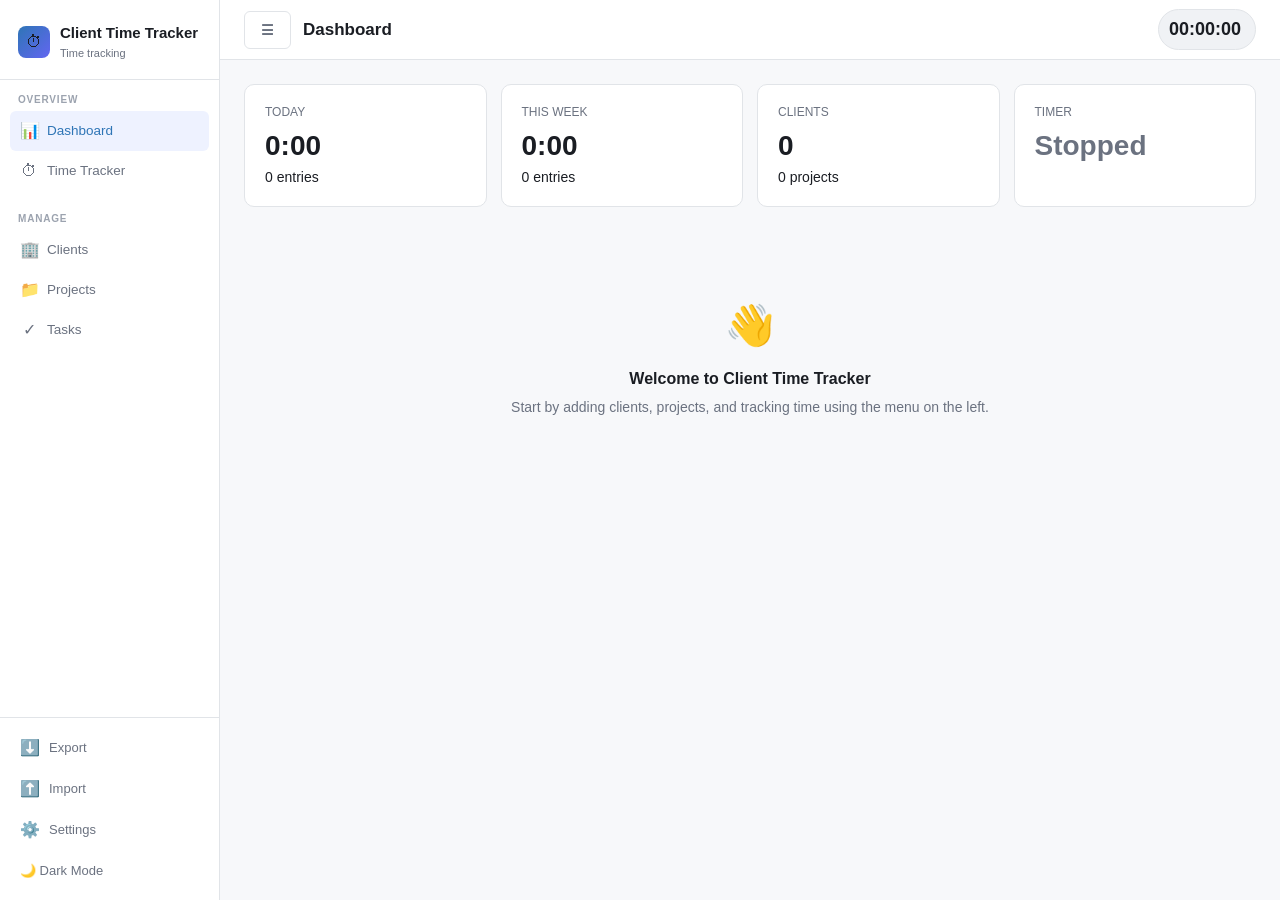
<file: Client-Time-Tracker.html>
<!DOCTYPE html>
<html lang="en">
<head>
  <meta charset="UTF-8">
  <meta name="viewport" content="width=device-width, initial-scale=1.0">
  <title>Client Time Tracker</title>
  <link rel="icon" href="data:image/svg+xml,<svg xmlns='http://www.w3.org/2000/svg' viewBox='0 0 100 100'><text y='.9em' font-size='90'>⏱</text></svg>">
  <style>
    :root {
      --bg: #f7f8fa;
      --surface: #ffffff;
      --surface2: #f0f2f5;
      --border: #e1e4e8;
      --text: #1a1d23;
      --text2: #6b7280;
      --text3: #9ca3af;
      --primary: #2E75B6;
      --primary-dark: #1F5C99;
      --primary-bg: #eef2ff;
      --accent: #6366f1;
      --accent-bg: #eef2ff;
      --green: #10b981;
      --green-bg: #ecfdf5;
      --red: #ef4444;
      --red-bg: #fef2f2;
      --orange: #f59e0b;
      --shadow: 0 1px 3px rgba(0,0,0,.08), 0 1px 2px rgba(0,0,0,.05);
      --shadow-md: 0 4px 6px -1px rgba(0,0,0,.07), 0 2px 4px -1px rgba(0,0,0,.05);
      --radius: 10px;
      --radius-sm: 6px;
    }
    [data-theme="dark"] {
      --bg: #0f1117;
      --surface: #1a1d26;
      --surface2: #22263a;
      --border: #2d3148;
      --text: #e8eaf0;
      --text2: #9ca3b8;
      --text3: #6b7280;
      --primary: #2E75B6;
      --primary-dark: #5B9FD8;
      --primary-bg: #1e2a3f;
      --accent: #818cf8;
      --accent-bg: #1e1f3a;
      --green: #34d399;
      --green-bg: #0d2e23;
      --red: #f87171;
      --red-bg: #2d1515;
      --shadow: 0 1px 3px rgba(0,0,0,.3), 0 1px 2px rgba(0,0,0,.2);
      --shadow-md: 0 4px 6px -1px rgba(0,0,0,.25), 0 2px 4px -1px rgba(0,0,0,.2);
    }

    * { box-sizing: border-box; margin: 0; padding: 0; }

    body {
      font-family: -apple-system, BlinkMacSystemFont, 'Segoe UI', Roboto, sans-serif;
      background: var(--bg);
      color: var(--text);
      line-height: 1.5;
      font-size: 14px;
    }

    .app-shell { display: flex; min-height: 100vh; }

    .sidebar {
      width: 220px;
      flex-shrink: 0;
      background: var(--surface);
      border-right: 1px solid var(--border);
      display: flex;
      flex-direction: column;
      position: fixed;
      top: 0; left: 0; bottom: 0;
      z-index: 100;
    }

    .main {
      flex: 1;
      margin-left: 220px;
      display: flex;
      flex-direction: column;
      min-height: 100vh;
    }

    .sidebar-logo {
      padding: 20px 18px 16px;
      display: flex;
      align-items: center;
      gap: 10px;
      border-bottom: 1px solid var(--border);
      min-height: 80px;
      flex-wrap: wrap;
    }

    .logo-mark {
      width: 32px; height: 32px;
      background: linear-gradient(135deg, var(--primary), var(--accent));
      border-radius: 8px;
      display: flex; align-items: center; justify-content: center;
      font-size: 16px;
      flex-shrink: 0;
    }

    .logo-image {
      width: 40px; height: 40px;
      object-fit: contain;
      border-radius: 6px;
      flex-shrink: 0;
    }

    .logo-text { font-weight: 700; font-size: 15px; color: var(--text); }
    .logo-sub { font-size: 11px; color: var(--text2); }

    .sidebar-nav { flex: 1; padding: 12px 10px; overflow-y: auto; }

    .nav-section { margin-bottom: 20px; }
    .nav-label {
      font-size: 10px;
      font-weight: 600;
      text-transform: uppercase;
      letter-spacing: .8px;
      color: var(--text3);
      padding: 0 8px;
      margin-bottom: 4px;
    }
    .nav-item {
      display: flex;
      align-items: center;
      gap: 9px;
      padding: 8px 10px;
      border-radius: var(--radius-sm);
      cursor: pointer;
      color: var(--text2);
      font-size: 13.5px;
      font-weight: 500;
      transition: background .15s, color .15s;
      user-select: none;
    }
    .nav-item:hover { background: var(--surface2); color: var(--text); }
    .nav-item.active { background: var(--primary-bg); color: var(--primary); }
    .nav-item .icon { font-size: 16px; width: 18px; text-align: center; }

    .sidebar-footer {
      padding: 12px 10px;
      border-top: 1px solid var(--border);
    }

    .footer-button {
      display: flex;
      align-items: center;
      gap: 9px;
      padding: 8px 10px;
      border-radius: var(--radius-sm);
      cursor: pointer;
      color: var(--text2);
      font-size: 13px;
      font-weight: 500;
      transition: background .15s;
      background: transparent;
      border: none;
      width: 100%;
      justify-content: flex-start;
      margin-bottom: 6px;
    }
    .footer-button:hover { background: var(--surface2); }

    .theme-toggle {
      display: flex;
      align-items: center;
      gap: 9px;
      padding: 8px 10px;
      border-radius: var(--radius-sm);
      cursor: pointer;
      color: var(--text2);
      font-size: 13px;
      font-weight: 500;
      transition: background .15s;
    }
    .theme-toggle:hover { background: var(--surface2); }

    .topbar {
      background: var(--surface);
      border-bottom: 1px solid var(--border);
      padding: 0 24px;
      height: 60px;
      display: flex;
      align-items: center;
      justify-content: space-between;
      position: sticky;
      top: 0;
      z-index: 90;
    }
    .topbar-left { display: flex; align-items: center; gap: 12px; }
    .page-title { font-size: 17px; font-weight: 700; }

    .timer-bar {
      display: flex;
      align-items: center;
      gap: 10px;
      background: var(--surface2);
      border: 1px solid var(--border);
      border-radius: 50px;
      padding: 6px 14px 6px 10px;
    }
    .timer-bar.running { background: var(--green-bg); border-color: var(--green); }
    .timer-display {
      font-size: 18px;
      font-weight: 700;
      font-variant-numeric: tabular-nums;
      color: var(--text);
      min-width: 72px;
    }
    .timer-bar.running .timer-display { color: var(--green); }

    .content { flex: 1; padding: 24px; max-width: 1200px; width: 100%; }

    .card {
      background: var(--surface);
      border: 1px solid var(--border);
      border-radius: var(--radius);
      box-shadow: var(--shadow);
    }

    .btn {
      display: inline-flex;
      align-items: center;
      justify-content: center;
      gap: 6px;
      padding: 0 16px;
      height: 38px;
      border-radius: var(--radius-sm);
      border: none;
      cursor: pointer;
      font-size: 13.5px;
      font-weight: 600;
      transition: opacity .15s, transform .1s;
      white-space: nowrap;
    }
    .btn:hover { opacity: .88; }
    .btn:active { transform: scale(.97); }
    .btn-primary { background: var(--primary); color: white; }
    .btn-green { background: var(--green); color: white; }
    .btn-ghost { background: transparent; border: 1px solid var(--border); color: var(--text2); }
    .btn-ghost:hover { background: var(--surface2); color: var(--text); }
    .btn-sm { height: 30px; padding: 0 10px; font-size: 12px; }

    .stat-grid {
      display: grid;
      grid-template-columns: repeat(auto-fit, minmax(180px, 1fr));
      gap: 14px;
      margin-bottom: 24px;
    }
    .stat-card {
      padding: 18px 20px;
      border-radius: var(--radius);
      background: var(--surface);
      border: 1px solid var(--border);
    }
    .stat-label { font-size: 12px; color: var(--text2); font-weight: 500; text-transform: uppercase; }
    .stat-value { font-size: 28px; font-weight: 700; margin-top: 4px; }

    .modal-overlay {
      position: fixed; inset: 0;
      background: rgba(0,0,0,.45);
      z-index: 1000;
      display: flex;
      align-items: center;
      justify-content: center;
      padding: 20px;
    }
    .modal {
      background: var(--surface);
      border-radius: var(--radius);
      box-shadow: 0 20px 60px rgba(0,0,0,.2);
      width: 100%;
      max-width: 600px;
      overflow: auto;
      max-height: 90vh;
    }
    .modal-header {
      padding: 18px 20px;
      border-bottom: 1px solid var(--border);
      display: flex;
      align-items: center;
      justify-content: space-between;
    }
    .modal-header h3 { font-size: 16px; font-weight: 700; }
    .modal-body { padding: 20px; }
    .modal-footer {
      padding: 14px 20px;
      border-top: 1px solid var(--border);
      display: flex;
      justify-content: flex-end;
      gap: 8px;
    }

    .form-group { display: flex; flex-direction: column; gap: 5px; margin-bottom: 16px; }
    .form-group label { font-size: 12px; font-weight: 600; color: var(--text2); }
    .form-group input, .form-group select {
      border: 1px solid var(--border);
      border-radius: var(--radius-sm);
      padding: 8px 10px;
      font-size: 13.5px;
      background: var(--surface);
      color: var(--text);
      outline: none;
      transition: border-color .15s;
    }
    .form-group input:focus, .form-group select:focus { border-color: var(--primary); }

    .logo-preview {
      width: 100%;
      height: 60px;
      background: var(--surface2);
      border: 1px solid var(--border);
      border-radius: var(--radius-sm);
      display: flex;
      align-items: center;
      justify-content: center;
      font-size: 14px;
      color: var(--text2);
      overflow: hidden;
    }
    .logo-preview img {
      max-width: 100%;
      max-height: 100%;
      object-fit: contain;
    }

    .file-input-wrapper {
      position: relative;
      overflow: hidden;
    }
    .file-input-wrapper input[type="file"] {
      position: absolute;
      left: -9999px;
    }

    .settings-preview {
      background: var(--surface2);
      border: 1px solid var(--border);
      border-radius: var(--radius);
      padding: 16px;
      margin-top: 16px;
    }
    .preview-header {
      display: flex;
      align-items: center;
      gap: 10px;
      margin-bottom: 8px;
    }
    .preview-logo {
      width: 32px; height: 32px;
      object-fit: contain;
      border-radius: 4px;
    }
    .preview-name { font-weight: 700; color: var(--text); }

    .empty-state {
      text-align: center;
      padding: 48px 20px;
      color: var(--text2);
    }
    .empty-state .empty-icon { font-size: 40px; margin-bottom: 12px; }
    .empty-state h3 { font-size: 16px; font-weight: 600; color: var(--text); margin-bottom: 6px; }

    .section-header { display: flex; justify-content: space-between; align-items: center; margin-bottom: 16px; }
    .section-title { font-size: 16px; font-weight: 700; }

    @media (max-width: 768px) {
      .sidebar { transform: translateX(-100%); transition: transform .2s; }
      .sidebar.open { transform: translateX(0); }
      .main { margin-left: 0; }
    }

    @media print {
      .sidebar, .topbar, .btn, .sidebar-footer { display: none !important; }
      .main { margin-left: 0 !important; }
    }

    .hidden { display: none !important; }
  </style>
</head>
<body>
  <script>
// ── STATE ──────────────────────────────────────────────────
const STATE_KEY = 'ctt_timetracker_v1';
const CUSTOM_KEY = 'ctt_customization';

let state = {
  clients: [],
  projects: [],
  tasks: [],
  entries: [],
  timer: { running: false, startMs: null, entryId: null },
  theme: 'light',
};

let customization = {
  companyName: 'Client Time Tracker',
  logoImage: null,
};

const COLORS = ['#2E75B6','#6366f1','#10b981','#f59e0b','#ef4444','#0ea5e9','#8b5cf6','#ec4899','#14b8a6','#f97316'];

function load() {
  try {
    const raw = localStorage.getItem(STATE_KEY);
    if (raw) Object.assign(state, JSON.parse(raw));
  } catch {}
  try {
    const custom = localStorage.getItem(CUSTOM_KEY);
    if (custom) Object.assign(customization, JSON.parse(custom));
  } catch {}
  ['clients','projects','tasks','entries'].forEach(k => { if (!Array.isArray(state[k])) state[k] = []; });
  if (!state.timer) state.timer = { running: false, startMs: null, entryId: null };
  if (!state.theme) state.theme = 'light';
  if (state.timer.running) {
    const entry = state.entries.find(e => e.id === state.timer.entryId);
    if (!entry || !state.timer.startMs) {
      state.timer = { running: false, startMs: null, entryId: null };
    }
  }
}

function save() {
  localStorage.setItem(STATE_KEY, JSON.stringify(state));
}

function saveCustomization() {
  localStorage.setItem(CUSTOM_KEY, JSON.stringify(customization));
  updateBranding();
}

function uid() {
  return Date.now().toString(36) + Math.random().toString(36).slice(2, 7);
}

function updateBranding() {
  const logoMark = document.querySelector('.logo-mark');
  const logoImg = document.querySelector('.logo-image');
  const logoText = document.querySelector('.logo-text');

  if (customization.logoImage && logoImg) {
    logoImg.src = customization.logoImage;
    logoImg.style.display = 'block';
    if (logoMark) logoMark.style.display = 'none';
  } else {
    if (logoImg) logoImg.style.display = 'none';
    if (logoMark) logoMark.style.display = 'flex';
  }

  if (logoText) {
    logoText.textContent = customization.companyName || 'Client Time Tracker';
  }
}

// ── TIMER ──────────────────────────────────────────────────
let timerInterval = null;

function timerStart(desc, clientId, projectId, taskId) {
  if (state.timer.running) timerStop();
  const id = uid();
  const now = Date.now();
  state.entries.push({
    id, desc: desc || 'Untitled',
    clientId: clientId || null,
    projectId: projectId || null,
    taskId: taskId || null,
    startMs: now, endMs: null,
    manual: false,
  });
  state.timer = { running: true, startMs: now, entryId: id };
  save();
  renderTopbar();
  startTimerInterval();
  renderCurrentView();
}

function timerStop() {
  if (!state.timer.running) return;
  const entry = state.entries.find(e => e.id === state.timer.entryId);
  if (entry) entry.endMs = Date.now();
  state.timer = { running: false, startMs: null, entryId: null };
  save();
  clearInterval(timerInterval);
  timerInterval = null;
  renderTopbar();
  renderCurrentView();
}

function startTimerInterval() {
  clearInterval(timerInterval);
  timerInterval = setInterval(() => {
    renderTopbarTimer();
  }, 1000);
}

function formatMs(ms) {
  if (ms < 0) ms = 0;
  const s = Math.floor(ms / 1000);
  const h = Math.floor(s / 3600);
  const m = Math.floor((s % 3600) / 60);
  const sec = s % 60;
  return `${String(h).padStart(2,'0')}:${String(m).padStart(2,'0')}:${String(sec).padStart(2,'0')}`;
}

function formatDuration(ms) {
  if (!ms || ms <= 0) return '0:00';
  const totalMin = Math.floor(ms / 60000);
  const h = Math.floor(totalMin / 60);
  const m = totalMin % 60;
  return h > 0 ? `${h}h ${String(m).padStart(2,'0')}m` : `${m}m`;
}

function entryDuration(e) {
  if (e.endMs) return e.endMs - e.startMs;
  if (state.timer.running && e.id === state.timer.entryId) return Date.now() - e.startMs;
  return 0;
}

// ── HELPERS ────────────────────────────────────────────────
function getClient(id) { return state.clients.find(c => c.id === id); }
function getProject(id) { return state.projects.find(p => p.id === id); }
function getTask(id) { return state.tasks.find(t => t.id === id); }
function clientName(id) { const c = getClient(id); return c ? c.name : '—'; }
function projectName(id) { const p = getProject(id); return p ? p.name : '—'; }
function taskName(id) { const t = getTask(id); return t ? t.name : '—'; }
function clientColor(id) { const c = getClient(id); return c ? c.color : '#9ca3af'; }
function projectColor(id) { const p = getProject(id); return p ? p.color : '#9ca3af'; }

function weekStart(date) {
  const d = new Date(date);
  d.setHours(0,0,0,0);
  const day = d.getDay();
  d.setDate(d.getDate() - (day === 0 ? 6 : day - 1));
  return d;
}

function weekEnd(d) {
  const e = new Date(weekStart(d));
  e.setDate(e.getDate() + 6);
  e.setHours(23,59,59,999);
  return e;
}

function monthStart(date) {
  const d = new Date(date);
  d.setHours(0,0,0,0);
  d.setDate(1);
  return d;
}

function monthEnd(date) {
  const d = new Date(date);
  d.setHours(23,59,59,999);
  d.setMonth(d.getMonth() + 1);
  d.setDate(0);
  return d;
}

function sameDay(a, b) {
  return a.getFullYear() === b.getFullYear() && a.getMonth() === b.getMonth() && a.getDate() === b.getDate();
}

function formatDate(ms) {
  const d = new Date(ms);
  return d.toLocaleDateString('en-GB', { day: '2-digit', month: 'short', year: 'numeric' });
}

function formatTime(ms) {
  return new Date(ms).toLocaleTimeString('en-GB', { hour: '2-digit', minute: '2-digit' });
}

function todayMs() {
  const now = new Date();
  now.setHours(0,0,0,0);
  return now.getTime();
}

function entryMetaLine(e) {
  const parts = [];
  if (e.clientId) parts.push(clientName(e.clientId));
  if (e.projectId) parts.push(projectName(e.projectId));
  if (e.taskId) parts.push(taskName(e.taskId));
  return parts.join(' › ') || 'No project';
}

// ── EXPORT/IMPORT ──────────────────────────────────────────
function exportData() {
  const dataStr = JSON.stringify(state, null, 2);
  const filename = `ctt-backup-${new Date().toISOString().slice(0,10)}.json`;
  if (window.claude?.downloads?.save) {
    window.claude.downloads.save(dataStr, filename);
    alert('Data exported successfully!');
  } else {
    const blob = new Blob([dataStr], { type: 'application/json' });
    const url = URL.createObjectURL(blob);
    const a = document.createElement('a');
    a.href = url;
    a.download = filename;
    a.click();
    URL.revokeObjectURL(url);
    alert('Data exported successfully!');
  }
}

function importData() {
  const json = prompt('Paste your exported data (JSON):');
  if (!json) return;
  try {
    const imported = JSON.parse(json);
    if (imported.clients && imported.projects && imported.tasks && imported.entries) {
      Object.assign(state, imported);
      save();
      alert('Data imported successfully! Reloading...');
      location.reload();
    } else {
      alert('Invalid data format. Make sure you copied the full export.');
    }
  } catch (e) {
    alert('Error parsing data: ' + e.message);
  }
}

// ── SETTINGS/CUSTOMIZATION ──────────────────────────────────
function openSettings() {
  openModal('settings-modal', 'Customize Your Branding', `
    <div class="form-group">
      <label>Company Name</label>
      <input id="set-company-name" type="text" placeholder="Your company name" value="${customization.companyName || ''}">
    </div>

    <div class="form-group">
      <label>Logo Image</label>
      <div class="file-input-wrapper">
        <button class="btn btn-ghost" onclick="document.getElementById('logo-file-input').click()">Upload Logo</button>
        <input id="logo-file-input" type="file" accept="image/*" onchange="handleLogoUpload(event)">
      </div>
      ${customization.logoImage ? `<p style="font-size:11px;color:var(--text2);margin-top:6px">✓ Logo uploaded</p>` : ''}
    </div>

    <div style="margin-top:20px">
      <p style="font-size:12px;font-weight:600;color:var(--text2);margin-bottom:10px">PREVIEW</p>
      <div class="settings-preview">
        <div class="preview-header">
          ${customization.logoImage ? `<img class="preview-logo" src="${customization.logoImage}" alt="logo">` : '<div style="width:32px;height:32px;background:linear-gradient(135deg,#2E75B6,#6366f1);border-radius:6px;flex-shrink:0"></div>'}
          <div>
            <div class="preview-name">${document.getElementById('set-company-name')?.value || customization.companyName || 'Client Time Tracker'}</div>
            <div style="font-size:11px;color:var(--text2)">Time tracking application</div>
          </div>
        </div>
      </div>
    </div>
  `, () => saveSettings());
}

function handleLogoUpload(event) {
  const file = event.target.files[0];
  if (!file) return;
  const reader = new FileReader();
  reader.onload = (e) => {
    customization.logoImage = e.target.result;
  };
  reader.readAsDataURL(file);
}

function saveSettings() {
  const companyName = document.getElementById('set-company-name')?.value.trim();
  if (!companyName) return alert('Company name is required.');

  customization.companyName = companyName;
  saveCustomization();
  closeModal();
  alert('Branding updated successfully!');
}

// ── NAVIGATION ────────────────────────────────────────────
let currentView = 'dashboard';

function navigate(view) {
  currentView = view;
  document.querySelectorAll('.nav-item').forEach(el => {
    el.classList.toggle('active', el.dataset.view === view);
  });
  renderCurrentView();
}

function renderCurrentView() {
  const views = { dashboard: renderDashboard, tracker: renderTracker, clients: renderClients, projects: renderProjects, tasks: renderTasksPage };
  const fn = views[currentView];
  if (fn) fn();
}

// ── TOPBAR ────────────────────────────────────────────────
function renderTopbar() {
  const tb = document.getElementById('topbar');
  const titles = { dashboard: 'Dashboard', tracker: 'Time Tracker', clients: 'Clients', projects: 'Projects', tasks: 'Tasks' };
  tb.innerHTML = `
    <div class="topbar-left">
      <button class="btn btn-ghost btn-icon" id="menu-toggle" onclick="document.querySelector('.sidebar').classList.toggle('open')">☰</button>
      <span class="page-title">${titles[currentView] || 'Client Time Tracker'}</span>
    </div>
    <div class="timer-bar ${state.timer.running ? 'running' : ''}" id="topbar-timer">
      <span class="timer-display" id="timer-display">${state.timer.running ? formatMs(Date.now() - state.timer.startMs) : '00:00:00'}</span>
    </div>
  `;
}

function renderTopbarTimer() {
  const disp = document.getElementById('timer-display');
  if (disp && state.timer.running) {
    disp.textContent = formatMs(Date.now() - state.timer.startMs);
  }
}

// ── DASHBOARD ─────────────────────────────────────────────
function renderDashboard() {
  const todayStart = todayMs();
  const todayEnd = todayStart + 86400000;
  const wStart = weekStart(new Date()).getTime();
  const wEnd = weekEnd(new Date()).getTime();

  const todayEntries = state.entries.filter(e => e.startMs >= todayStart && e.startMs < todayEnd && (e.endMs || state.timer.entryId === e.id));
  const weekEntries = state.entries.filter(e => e.startMs >= wStart && e.startMs <= wEnd && (e.endMs || state.timer.entryId === e.id));

  const todayMs_ = todayEntries.reduce((sum, e) => sum + entryDuration(e), 0);
  const weekMs_ = weekEntries.reduce((sum, e) => sum + entryDuration(e), 0);

  document.getElementById('app-content').innerHTML = `
    <div class="content">
      <div class="stat-grid">
        <div class="stat-card">
          <div class="stat-label">Today</div>
          <div class="stat-value">${formatDuration(todayMs_)}</div>
          <div class="stat-sub">${todayEntries.length} entries</div>
        </div>
        <div class="stat-card">
          <div class="stat-label">This Week</div>
          <div class="stat-value">${formatDuration(weekMs_)}</div>
          <div class="stat-sub">${weekEntries.length} entries</div>
        </div>
        <div class="stat-card">
          <div class="stat-label">Clients</div>
          <div class="stat-value">${state.clients.length}</div>
          <div class="stat-sub">${state.projects.length} projects</div>
        </div>
        <div class="stat-card">
          <div class="stat-label">Timer</div>
          <div class="stat-value" style="color:${state.timer.running ? 'var(--green)' : 'var(--text2)'}">${state.timer.running ? 'Running' : 'Stopped'}</div>
        </div>
      </div>
      <div class="empty-state" style="margin-top:40px">
        <div class="empty-icon">👋</div>
        <h3>Welcome to ${customization.companyName || 'Client Time Tracker'}</h3>
        <p>Start by adding clients, projects, and tracking time using the menu on the left.</p>
      </div>
    </div>
  `;
}

// ── TRACKER ──────────────────────────────────────────────
let trackerWeekOffset = 0;

function renderTracker() {
  const base = new Date();
  base.setDate(base.getDate() + trackerWeekOffset * 7);
  const ws = weekStart(base);
  const we = weekEnd(base);

  const entries = state.entries
    .filter(e => {
      const active = e.endMs || (state.timer.running && e.id === state.timer.entryId);
      return active && e.startMs >= ws.getTime() && e.startMs <= we.getTime();
    })
    .sort((a, b) => b.startMs - a.startMs);

  const grouped = {};
  entries.forEach(e => {
    const d = new Date(e.startMs);
    d.setHours(0,0,0,0);
    const key = d.getTime();
    if (!grouped[key]) grouped[key] = [];
    grouped[key].push(e);
  });

  const days = Object.keys(grouped).sort((a,b) => b-a);
  const wsLabel = ws.toLocaleDateString('en-GB', { day:'numeric', month:'short' });
  const weLabel = we.toLocaleDateString('en-GB', { day:'numeric', month:'short', year:'numeric' });

  document.getElementById('app-content').innerHTML = `
    <div class="content">
      <div style="display:flex;gap:12px;margin-bottom:16px;flex-wrap:wrap;align-items:center">
        <button class="date-nav-btn" onclick="trackerWeekOffset--;renderTracker()" style="width:30px;height:30px;border-radius:6px;border:1px solid var(--border);background:var(--surface);cursor:pointer;display:flex;align-items:center;justify-content:center">‹</button>
        <span style="font-size:14px;font-weight:600">${wsLabel} – ${weLabel}</span>
        <button class="date-nav-btn" onclick="if(trackerWeekOffset<0){trackerWeekOffset++;renderTracker()}" ${trackerWeekOffset===0?'disabled style="opacity:.4"':''} style="width:30px;height:30px;border-radius:6px;border:1px solid var(--border);background:var(--surface);cursor:pointer;display:flex;align-items:center;justify-content:center">›</button>
        ${trackerWeekOffset!==0?`<button class="btn btn-ghost btn-sm" onclick="trackerWeekOffset=0;renderTracker()">Today</button>`:''}
      </div>
      ${days.length === 0 ? `<div class="empty-state"><div class="empty-icon">⏳</div><h3>No entries this week</h3></div>` : days.map(dayKey => {
        const dayEntries = grouped[dayKey];
        const dayTotal = dayEntries.reduce((s,e) => s + entryDuration(e), 0);
        const d = new Date(parseInt(dayKey));
        return `<div style="margin-bottom:16px"><div style="font-weight:700;color:var(--text2);font-size:12px;text-transform:uppercase;margin-bottom:8px">${d.toLocaleDateString('en-GB', { weekday:'long', day:'numeric', month:'short' })} · ${formatDuration(dayTotal)}</div>${dayEntries.map(e => `<div style="display:flex;align-items:center;gap:12px;padding:10px 14px;border-radius:6px;border:1px solid transparent;background:var(--surface)"><span style="width:10px;height:10px;border-radius:50%;background:${clientColor(e.clientId)}"></span><div style="flex:1"><div style="font-size:13.5px;font-weight:500">${e.desc || 'Untitled'}</div><div style="font-size:11.5px;color:var(--text2);margin-top:1px">${entryMetaLine(e)}</div></div><div style="font-size:12px;color:var(--text2)">${formatTime(e.startMs)}</div><div style="font-weight:700;font-size:14px">${formatDuration(entryDuration(e))}</div></div>`).join('')}</div>`;
      }).join('')}
    </div>
  `;
}

// ── CLIENTS ──────────────────────────────────────────────
function renderClients() {
  document.getElementById('app-content').innerHTML = `
    <div class="content">
      <div class="section-header">
        <span class="section-title">Clients</span>
        <button class="btn btn-primary btn-sm" onclick="openClientModal()">+ New Client</button>
      </div>
      ${state.clients.length === 0 ? `<div class="empty-state"><div class="empty-icon">🏢</div><h3>No clients yet</h3></div>` :
        `<div style="display:grid;grid-template-columns:repeat(auto-fill,minmax(240px,1fr));gap:14px">${state.clients.map(c => {
          const projCount = state.projects.filter(p => p.clientId === c.id).length;
          return `<div style="background:var(--surface);border:1px solid var(--border);border-radius:10px;padding:16px 18px">
            <div style="display:flex;align-items:center;gap:10px;margin-bottom:8px">
              <span style="width:16px;height:16px;border-radius:50%;background:${c.color}"></span>
              <span style="font-size:15px;font-weight:700">${c.name}</span>
            </div>
            <div style="font-size:12px;color:var(--text2)">Projects: ${projCount}</div>
          </div>`;
        }).join('')}</div>`}
    </div>
  `;
}

function openClientModal(id) {
  const c = id ? state.clients.find(cl=>cl.id===id) : null;
  openModal('client-modal', `${c?'Edit':'New'} Client`, `
    <div class="form-group">
      <label>Name</label>
      <input id="cl-name" type="text" placeholder="Client name" value="${c?.name||''}">
    </div>
  `, () => saveClient(id));
}

function saveClient(existingId) {
  const name = document.getElementById('cl-name')?.value.trim();
  if (!name) return alert('Client name is required.');
  const color = COLORS[Math.floor(Math.random() * COLORS.length)];
  if (existingId) {
    const c = state.clients.find(cl=>cl.id===existingId);
    if (c) Object.assign(c, { name });
  } else {
    state.clients.push({ id: uid(), name, color });
  }
  save(); closeModal(); renderClients();
}

// ── PROJECTS ─────────────────────────────────────────────
function renderProjects() {
  document.getElementById('app-content').innerHTML = `
    <div class="content">
      <div class="section-header">
        <span class="section-title">Projects</span>
        <button class="btn btn-primary btn-sm" onclick="openProjectModal()">+ New Project</button>
      </div>
      ${state.projects.length === 0 ? `<div class="empty-state"><div class="empty-icon">📁</div><h3>No projects yet</h3></div>` :
        `<div style="display:grid;grid-template-columns:repeat(auto-fill,minmax(240px,1fr));gap:14px">${state.projects.map(p => {
          const client = p.clientId ? getClient(p.clientId) : null;
          return `<div style="background:var(--surface);border:1px solid var(--border);border-radius:10px;padding:16px 18px">
            <div style="display:flex;align-items:center;gap:10px;margin-bottom:8px">
              <span style="width:16px;height:16px;border-radius:50%;background:${p.color}"></span>
              <span style="font-size:15px;font-weight:700">${p.name}</span>
            </div>
            ${client ? `<div style="font-size:12px;color:var(--text2);margin-bottom:6px">${client.name}</div>` : ''}
          </div>`;
        }).join('')}</div>`}
    </div>
  `;
}

function openProjectModal(id) {
  const p = id ? state.projects.find(pr=>pr.id===id) : null;
  openModal('project-modal', `${p?'Edit':'New'} Project`, `
    <div class="form-group">
      <label>Name</label>
      <input id="pr-name" type="text" placeholder="Project name" value="${p?.name||''}">
    </div>
    <div class="form-group">
      <label>Client</label>
      <select id="pr-client">
        <option value="">No Client</option>
        ${state.clients.map(c=>`<option value="${c.id}" ${p?.clientId===c.id?'selected':''}>${c.name}</option>`).join('')}
      </select>
    </div>
  `, () => saveProject(id));
}

function saveProject(existingId) {
  const name = document.getElementById('pr-name')?.value.trim();
  if (!name) return alert('Project name is required.');
  const clientId = document.getElementById('pr-client')?.value || null;
  const color = COLORS[Math.floor(Math.random() * COLORS.length)];
  if (existingId) {
    const p = state.projects.find(pr=>pr.id===existingId);
    if (p) Object.assign(p, { name, clientId });
  } else {
    state.projects.push({ id: uid(), name, clientId, color });
  }
  save(); closeModal(); renderProjects();
}

// ── TASKS ─────────────────────────────────────────────────
function renderTasksPage() {
  document.getElementById('app-content').innerHTML = `
    <div class="content">
      <div class="section-header">
        <span class="section-title">Tasks</span>
        <button class="btn btn-primary btn-sm" onclick="openTaskModal()">+ New Task</button>
      </div>
      ${state.tasks.length === 0 ? `<div class="empty-state"><div class="empty-icon">✅</div><h3>No tasks yet</h3></div>` :
        `<div class="card"><table style="width:100%;border-collapse:collapse">
          <thead><tr style="border-bottom:1px solid var(--border)"><th style="text-align:left;padding:10px 14px;font-size:11px;font-weight:700;color:var(--text2);text-transform:uppercase">Task</th><th style="text-align:left;padding:10px 14px;font-size:11px;font-weight:700;color:var(--text2);text-transform:uppercase">Project</th><th style="text-align:left;padding:10px 14px;font-size:11px;font-weight:700;color:var(--text2);text-transform:uppercase">Client</th></tr></thead>
          <tbody>
            ${state.tasks.map(t => {
              const proj = t.projectId ? getProject(t.projectId) : null;
              const client = proj?.clientId ? getClient(proj.clientId) : null;
              return `<tr style="border-bottom:1px solid var(--border)"><td style="text-align:left;padding:10px 14px"><strong>${t.name}</strong></td><td style="text-align:left;padding:10px 14px">${proj ? proj.name : '—'}</td><td style="text-align:left;padding:10px 14px">${client ? client.name : '—'}</td></tr>`;
            }).join('')}
          </tbody>
        </table></div>`}
    </div>
  `;
}

function openTaskModal(id) {
  const t = id ? state.tasks.find(tk=>tk.id===id) : null;
  openModal('task-modal', `${t?'Edit':'New'} Task`, `
    <div class="form-group">
      <label>Name</label>
      <input id="tk-name" type="text" placeholder="Task name" value="${t?.name||''}">
    </div>
    <div class="form-group">
      <label>Project</label>
      <select id="tk-project">
        <option value="">No Project</option>
        ${state.projects.map(p=>`<option value="${p.id}" ${t?.projectId===p.id?'selected':''}>${p.name}</option>`).join('')}
      </select>
    </div>
  `, () => saveTask(id));
}

function saveTask(existingId) {
  const name = document.getElementById('tk-name')?.value.trim();
  if (!name) return alert('Task name is required.');
  const projectId = document.getElementById('tk-project')?.value || null;
  if (existingId) {
    const t = state.tasks.find(tk=>tk.id===existingId);
    if (t) Object.assign(t, { name, projectId });
  } else {
    state.tasks.push({ id: uid(), name, projectId });
  }
  save(); closeModal(); renderTasksPage();
}

// ── MODALS ─────────────────────────────────────────────────
function openModal(id, title, body, onSave) {
  const overlay = document.createElement('div');
  overlay.className = 'modal-overlay';
  overlay.id = `${id}-overlay`;
  overlay.innerHTML = `
    <div class="modal">
      <div class="modal-header">
        <h3>${title}</h3>
        <button onclick="closeModal()" style="background:none;border:none;font-size:20px;cursor:pointer;color:var(--text2)">×</button>
      </div>
      <div class="modal-body">${body}</div>
      <div class="modal-footer">
        <button class="btn btn-ghost" onclick="closeModal()">Cancel</button>
        <button class="btn btn-primary" onclick="${onSave ? onSave.name : 'closeModal()'}()">Save</button>
      </div>
    </div>
  `;
  document.body.appendChild(overlay);
  overlay.onclick = (e) => { if (e.target === overlay) closeModal(); };
}

function closeModal() {
  document.querySelectorAll('.modal-overlay').forEach(el => el.remove());
}

// ── THEME ──────────────────────────────────────────────────
function toggleTheme() {
  state.theme = state.theme === 'light' ? 'dark' : 'light';
  document.documentElement.setAttribute('data-theme', state.theme);
  const label = document.getElementById('theme-label');
  if (label) label.textContent = state.theme === 'dark' ? '☀️ Light Mode' : '🌙 Dark Mode';
  save();
}

// ── SHELL ──────────────────────────────────────────────────
function buildShell() {
  document.body.innerHTML = `
    <div class="app-shell">
      <aside class="sidebar">
        <div class="sidebar-logo">
          <div class="logo-mark">⏱</div>
          <img class="logo-image" alt="logo" style="display:none">
          <div>
            <div class="logo-text">Client Time Tracker</div>
            <div class="logo-sub">Time tracking</div>
          </div>
        </div>
        <nav class="sidebar-nav">
          <div class="nav-section">
            <div class="nav-label">Overview</div>
            <div class="nav-item active" data-view="dashboard" onclick="navigate('dashboard')"><span class="icon">📊</span> Dashboard</div>
            <div class="nav-item" data-view="tracker" onclick="navigate('tracker')"><span class="icon">⏱</span> Time Tracker</div>
          </div>
          <div class="nav-section">
            <div class="nav-label">Manage</div>
            <div class="nav-item" data-view="clients" onclick="navigate('clients')"><span class="icon">🏢</span> Clients</div>
            <div class="nav-item" data-view="projects" onclick="navigate('projects')"><span class="icon">📁</span> Projects</div>
            <div class="nav-item" data-view="tasks" onclick="navigate('tasks')"><span class="icon">✓</span> Tasks</div>
          </div>
        </nav>
        <div class="sidebar-footer">
          <button class="footer-button" onclick="exportData()"><span style="font-size:16px">⬇️</span> Export</button>
          <button class="footer-button" onclick="importData()"><span style="font-size:16px">⬆️</span> Import</button>
          <button class="footer-button" onclick="openSettings()"><span style="font-size:16px">⚙️</span> Settings</button>
          <div class="theme-toggle" onclick="toggleTheme()">
            <span id="theme-label">🌙 Dark Mode</span>
          </div>
        </div>
      </aside>
      <div class="main">
        <header class="topbar" id="topbar"></header>
        <div id="app-content"></div>
      </div>
    </div>
  `;
}

// ── INIT ───────────────────────────────────────────────────
document.addEventListener('DOMContentLoaded', () => {
  load();
  document.documentElement.setAttribute('data-theme', state.theme);
  buildShell();
  updateBranding();
  const themeLabel = document.getElementById('theme-label');
  if (themeLabel) themeLabel.textContent = state.theme === 'dark' ? '☀️ Light Mode' : '🌙 Dark Mode';
  renderTopbar();
  navigate('dashboard');
  if (state.timer.running) startTimerInterval();
});
  </script>
</body>
</html>
</file>
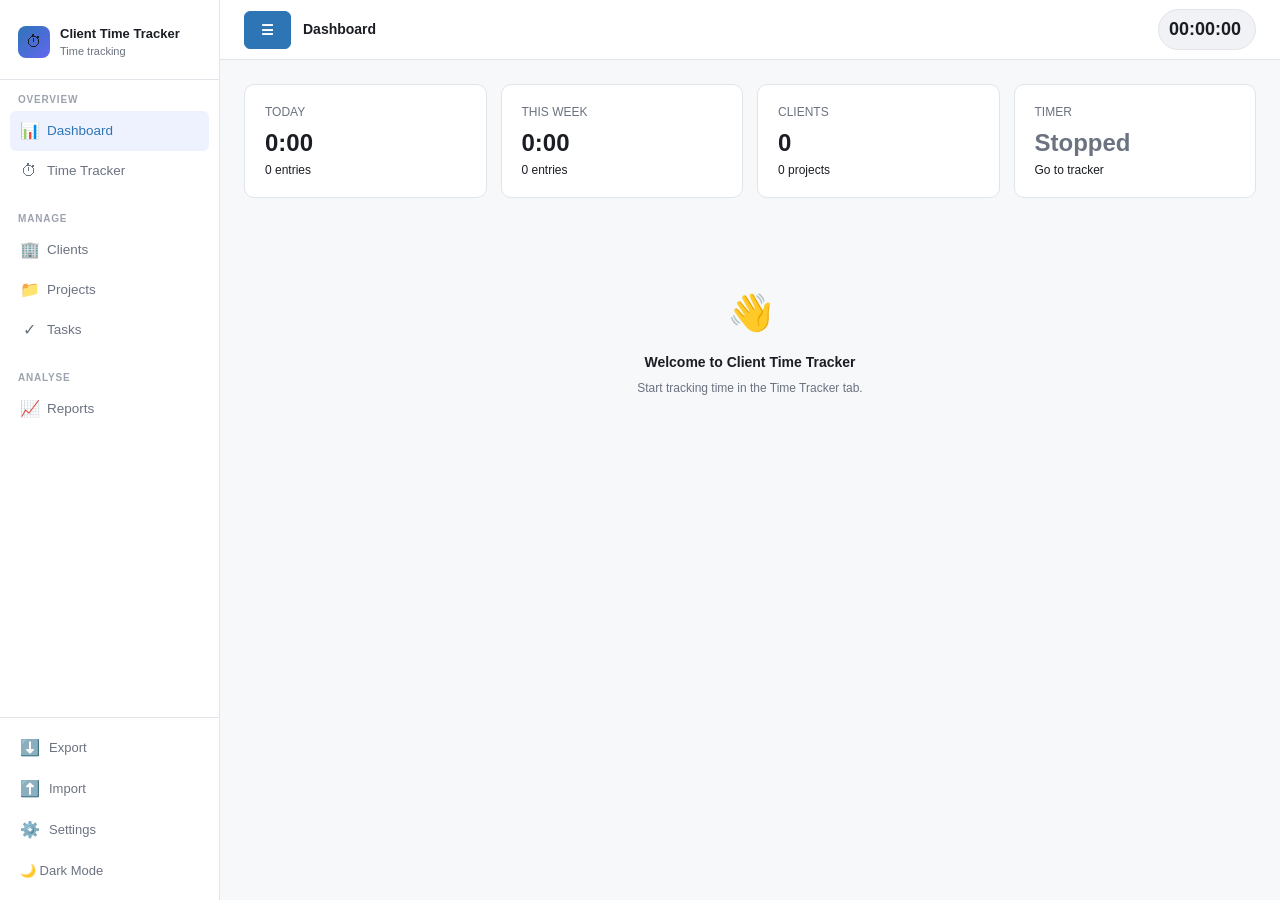
<file: white-label/tracker.html>
<!DOCTYPE html>
<html lang="en">
<head>
  <meta charset="UTF-8">
  <meta name="viewport" content="width=device-width, initial-scale=1.0">
  <title>Client Time Tracker</title>
  <link rel="icon" href="data:image/svg+xml,<svg xmlns='http://www.w3.org/2000/svg' viewBox='0 0 100 100'><text y='.9em' font-size='90'>⏱</text></svg>">
  <style>
    :root {
      --bg: #f7f8fa;
      --surface: #ffffff;
      --surface2: #f0f2f5;
      --border: #e1e4e8;
      --text: #1a1d23;
      --text2: #6b7280;
      --text3: #9ca3af;
      --primary: #2E75B6;
      --primary-dark: #1F5C99;
      --primary-bg: #eef2ff;
      --accent: #6366f1;
      --accent-bg: #eef2ff;
      --green: #10b981;
      --green-bg: #ecfdf5;
      --red: #ef4444;
      --red-bg: #fef2f2;
      --orange: #f59e0b;
      --shadow: 0 1px 3px rgba(0,0,0,.08), 0 1px 2px rgba(0,0,0,.05);
      --shadow-md: 0 4px 6px -1px rgba(0,0,0,.07), 0 2px 4px -1px rgba(0,0,0,.05);
      --radius: 10px;
      --radius-sm: 6px;
    }
    [data-theme="dark"] {
      --bg: #0f1117;
      --surface: #1a1d26;
      --surface2: #22263a;
      --border: #2d3148;
      --text: #e8eaf0;
      --text2: #9ca3b8;
      --text3: #6b7280;
      --primary: #2E75B6;
      --primary-dark: #5B9FD8;
      --primary-bg: #1e2a3f;
      --accent: #818cf8;
      --accent-bg: #1e1f3a;
      --green: #34d399;
      --green-bg: #0d2e23;
      --red: #f87171;
      --red-bg: #2d1515;
      --shadow: 0 1px 3px rgba(0,0,0,.3), 0 1px 2px rgba(0,0,0,.2);
      --shadow-md: 0 4px 6px -1px rgba(0,0,0,.25), 0 2px 4px -1px rgba(0,0,0,.2);
    }

    * { box-sizing: border-box; margin: 0; padding: 0; }

    body {
      font-family: Calibri, sans-serif;
      background: var(--bg);
      color: var(--text);
      line-height: 1.5;
      font-size: 12px;
    }

    .app-shell { display: flex; min-height: 100vh; }

    .sidebar {
      width: 220px;
      flex-shrink: 0;
      background: var(--surface);
      border-right: 1px solid var(--border);
      display: flex;
      flex-direction: column;
      position: fixed;
      top: 0; left: 0; bottom: 0;
      z-index: 100;
    }

    .main {
      flex: 1;
      margin-left: 220px;
      display: flex;
      flex-direction: column;
      min-height: 100vh;
    }

    .sidebar-logo {
      padding: 20px 18px 16px;
      display: flex;
      align-items: center;
      gap: 10px;
      border-bottom: 1px solid var(--border);
      min-height: 80px;
      flex-wrap: wrap;
    }

    .logo-mark {
      width: 32px; height: 32px;
      background: linear-gradient(135deg, var(--primary), var(--accent));
      border-radius: 8px;
      display: flex; align-items: center; justify-content: center;
      font-size: 16px;
      flex-shrink: 0;
    }

    .logo-image {
      width: 40px; height: 40px;
      object-fit: contain;
      border-radius: 6px;
      flex-shrink: 0;
    }

    .logo-text { font-weight: 700; font-size: 13px; color: var(--text); }
    .logo-sub { font-size: 11px; color: var(--text2); }

    .sidebar-nav { flex: 1; padding: 12px 10px; overflow-y: auto; }

    .nav-section { margin-bottom: 20px; }
    .nav-label {
      font-size: 10px;
      font-weight: 600;
      text-transform: uppercase;
      letter-spacing: .8px;
      color: var(--text3);
      padding: 0 8px;
      margin-bottom: 4px;
    }
    .nav-item {
      display: flex;
      align-items: center;
      gap: 9px;
      padding: 8px 10px;
      border-radius: var(--radius-sm);
      cursor: pointer;
      color: var(--text2);
      font-size: 13.5px;
      font-weight: 500;
      transition: background .15s, color .15s;
      user-select: none;
    }
    .nav-item:hover { background: var(--surface2); color: var(--text); }
    .nav-item.active { background: var(--primary-bg); color: var(--primary); }
    .nav-item .icon { font-size: 16px; width: 18px; text-align: center; }

    .sidebar-footer {
      padding: 12px 10px;
      border-top: 1px solid var(--border);
    }

    .footer-button {
      display: flex;
      align-items: center;
      gap: 9px;
      padding: 8px 10px;
      border-radius: var(--radius-sm);
      cursor: pointer;
      color: var(--text2);
      font-size: 13px;
      font-weight: 500;
      transition: background .15s;
      background: transparent;
      border: none;
      width: 100%;
      justify-content: flex-start;
      margin-bottom: 6px;
    }
    .footer-button:hover { background: var(--surface2); }

    .theme-toggle {
      display: flex;
      align-items: center;
      gap: 9px;
      padding: 8px 10px;
      border-radius: var(--radius-sm);
      cursor: pointer;
      color: var(--text2);
      font-size: 13px;
      font-weight: 500;
      transition: background .15s;
    }
    .theme-toggle:hover { background: var(--surface2); }

    .topbar {
      background: var(--surface);
      border-bottom: 1px solid var(--border);
      padding: 0 24px;
      height: 60px;
      display: flex;
      align-items: center;
      justify-content: space-between;
      position: sticky;
      top: 0;
      z-index: 90;
    }
    .topbar-left { display: flex; align-items: center; gap: 12px; }
    .page-title { font-size: 14px; font-weight: 700; }

    .timer-bar {
      display: flex;
      align-items: center;
      gap: 10px;
      background: var(--surface2);
      border: 1px solid var(--border);
      border-radius: 50px;
      padding: 6px 14px 6px 10px;
    }
    .timer-bar.running { background: var(--green-bg); border-color: var(--green); }
    .timer-display {
      font-size: 18px;
      font-weight: 700;
      font-variant-numeric: tabular-nums;
      color: var(--text);
      min-width: 72px;
    }
    .timer-bar.running .timer-display { color: var(--green); }

    .content { flex: 1; padding: 24px; max-width: 1200px; width: 100%; }

    .card {
      background: var(--surface);
      border: 1px solid var(--border);
      border-radius: var(--radius);
      box-shadow: var(--shadow);
    }

    .btn {
      display: inline-flex;
      align-items: center;
      justify-content: center;
      gap: 6px;
      padding: 0 16px;
      height: 38px;
      border-radius: var(--radius-sm);
      border: none;
      cursor: pointer;
      font-size: 13.5px;
      font-weight: 600;
      transition: opacity .15s, transform .1s;
      white-space: nowrap;
      background: var(--primary);
      color: white;
    }
    .btn:hover { opacity: .88; }
    .btn:active { transform: scale(.97); }
    .btn-primary { background: var(--primary); color: white; }
    .btn-green { background: var(--primary); color: white; }
    .btn-red { background: var(--primary); color: white; }
    .btn-ghost { background: var(--primary); border: 1px solid var(--primary); color: white; }
    .btn-ghost:hover { opacity: .88; }
    .btn-sm { height: 30px; padding: 0 10px; font-size: 12px; }

    .stat-grid {
      display: grid;
      grid-template-columns: repeat(auto-fit, minmax(180px, 1fr));
      gap: 14px;
      margin-bottom: 24px;
    }
    .stat-card {
      padding: 18px 20px;
      border-radius: var(--radius);
      background: var(--surface);
      border: 1px solid var(--border);
    }
    .stat-label { font-size: 12px; color: var(--text2); font-weight: 500; text-transform: uppercase; }
    .stat-value { font-size: 24px; font-weight: 700; margin-top: 4px; }

    .modal-overlay {
      position: fixed; inset: 0;
      background: rgba(0,0,0,.45);
      z-index: 1000;
      display: flex;
      align-items: center;
      justify-content: center;
      padding: 20px;
    }
    .modal {
      background: var(--surface);
      border-radius: var(--radius);
      box-shadow: 0 20px 60px rgba(0,0,0,.2);
      width: 100%;
      max-width: 600px;
      overflow: auto;
      max-height: 90vh;
    }
    .modal-header {
      padding: 18px 20px;
      border-bottom: 1px solid var(--border);
      display: flex;
      align-items: center;
      justify-content: space-between;
    }
    .modal-header h3 { font-size: 14px; font-weight: 700; }
    .modal-body { padding: 20px; }
    .modal-footer {
      padding: 14px 20px;
      border-top: 1px solid var(--border);
      display: flex;
      justify-content: flex-end;
      gap: 8px;
    }

    .form-group { display: flex; flex-direction: column; gap: 5px; margin-bottom: 16px; }
    .form-group label { font-size: 12px; font-weight: 600; color: var(--text2); }
    .form-group input, .form-group select, .form-group textarea {
      border: 1px solid var(--border);
      border-radius: var(--radius-sm);
      padding: 8px 10px;
      font-size: 13.5px;
      background: var(--surface);
      color: var(--text);
      outline: none;
      transition: border-color .15s;
      font-family: inherit;
    }
    .form-group input:focus, .form-group select:focus, .form-group textarea:focus { border-color: var(--primary); }

    .logo-preview {
      width: 100%;
      height: 60px;
      background: var(--surface2);
      border: 1px solid var(--border);
      border-radius: var(--radius-sm);
      display: flex;
      align-items: center;
      justify-content: center;
      font-size: 14px;
      color: var(--text2);
      overflow: hidden;
    }
    .logo-preview img {
      max-width: 100%;
      max-height: 100%;
      object-fit: contain;
    }

    .file-input-wrapper {
      position: relative;
      overflow: hidden;
    }
    .file-input-wrapper input[type="file"] {
      position: absolute;
      left: -9999px;
    }

    .settings-preview {
      background: var(--surface2);
      border: 1px solid var(--border);
      border-radius: var(--radius);
      padding: 16px;
      margin-top: 16px;
    }
    .preview-header {
      display: flex;
      align-items: center;
      gap: 10px;
      margin-bottom: 8px;
    }
    .preview-logo {
      width: 32px; height: 32px;
      object-fit: contain;
      border-radius: 4px;
    }
    .preview-name { font-weight: 700; color: var(--text); }

    .empty-state {
      text-align: center;
      padding: 48px 20px;
      color: var(--text2);
    }
    .empty-state .empty-icon { font-size: 36px; margin-bottom: 12px; }
    .empty-state h3 { font-size: 14px; font-weight: 600; color: var(--text); margin-bottom: 6px; }

    .section-header { display: flex; justify-content: space-between; align-items: center; margin-bottom: 16px; }
    .section-title { font-size: 14px; font-weight: 700; }

    @media (max-width: 768px) {
      .sidebar { transform: translateX(-100%); transition: transform .2s; }
      .sidebar.open { transform: translateX(0); }
      .main { margin-left: 0; }
    }

    @media print {
      .sidebar, .topbar, .btn, .sidebar-footer { display: none !important; }
      .main { margin-left: 0 !important; }
    }

    .hidden { display: none !important; }
  </style>
</head>
<body>
  <script>
const STATE_KEY = 'ctt_timetracker_v1';
const CUSTOM_KEY = 'ctt_customization';

let state = {
  clients: [],
  projects: [],
  tasks: [],
  entries: [],
  timer: { running: false, startMs: null, entryId: null },
  theme: 'light',
  isPremium: false,
};

let customization = {
  companyName: 'Client Time Tracker',
  logoImage: null,
};

const COLORS = ['#2E75B6','#6366f1','#10b981','#f59e0b','#ef4444','#0ea5e9','#8b5cf6','#ec4899','#14b8a6','#f97316'];

function load() {
  try {
    const raw = localStorage.getItem(STATE_KEY);
    if (raw) Object.assign(state, JSON.parse(raw));
  } catch {}
  try {
    const custom = localStorage.getItem(CUSTOM_KEY);
    if (custom) Object.assign(customization, JSON.parse(custom));
  } catch {}
  ['clients','projects','tasks','entries'].forEach(k => { if (!Array.isArray(state[k])) state[k] = []; });
  if (!state.timer) state.timer = { running: false, startMs: null, entryId: null };
  if (!state.theme) state.theme = 'light';
  if (state.timer.running) {
    const entry = state.entries.find(e => e.id === state.timer.entryId);
    if (!entry || !state.timer.startMs) {
      state.timer = { running: false, startMs: null, entryId: null };
    }
  }
}

function save() {
  localStorage.setItem(STATE_KEY, JSON.stringify(state));
}

function saveCustomization() {
  localStorage.setItem(CUSTOM_KEY, JSON.stringify(customization));
  updateBranding();
}

function uid() {
  return Date.now().toString(36) + Math.random().toString(36).slice(2, 7);
}

function updateBranding() {
  const logoMark = document.querySelector('.logo-mark');
  const logoImg = document.querySelector('.logo-image');
  const logoText = document.querySelector('.logo-text');

  if (customization.logoImage && logoImg) {
    logoImg.src = customization.logoImage;
    logoImg.style.display = 'block';
    if (logoMark) logoMark.style.display = 'none';
  } else {
    if (logoImg) logoImg.style.display = 'none';
    if (logoMark) logoMark.style.display = 'flex';
  }

  if (logoText) {
    logoText.textContent = customization.companyName || 'Client Time Tracker';
  }
}

let timerInterval = null;

function timerStart(desc, clientId, projectId, taskId) {
  if (state.timer.running) timerStop();
  const id = uid();
  const now = Date.now();
  state.entries.push({
    id, desc: desc || 'Untitled',
    clientId: clientId || null,
    projectId: projectId || null,
    taskId: taskId || null,
    startMs: now, endMs: null,
    manual: false,
  });
  state.timer = { running: true, startMs: now, entryId: id };
  save();
  renderTopbar();
  startTimerInterval();
  renderCurrentView();
}

function timerStop() {
  if (!state.timer.running) return;
  const entry = state.entries.find(e => e.id === state.timer.entryId);
  if (entry) entry.endMs = Date.now();
  state.timer = { running: false, startMs: null, entryId: null };
  save();
  clearInterval(timerInterval);
  timerInterval = null;
  renderTopbar();
  renderCurrentView();
}

function startTimerInterval() {
  clearInterval(timerInterval);
  timerInterval = setInterval(() => {
    renderTopbarTimer();
  }, 1000);
}

function formatMs(ms) {
  if (ms < 0) ms = 0;
  const s = Math.floor(ms / 1000);
  const h = Math.floor(s / 3600);
  const m = Math.floor((s % 3600) / 60);
  const sec = s % 60;
  return `${String(h).padStart(2,'0')}:${String(m).padStart(2,'0')}:${String(sec).padStart(2,'0')}`;
}

function formatDuration(ms) {
  if (!ms || ms <= 0) return '0:00';
  const totalMin = Math.floor(ms / 60000);
  const h = Math.floor(totalMin / 60);
  const m = totalMin % 60;
  return h > 0 ? `${h}h ${String(m).padStart(2,'0')}m` : `${m}m`;
}

function entryDuration(e) {
  if (e.endMs) return e.endMs - e.startMs;
  if (state.timer.running && e.id === state.timer.entryId) return Date.now() - e.startMs;
  return 0;
}

function getClient(id) { return state.clients.find(c => c.id === id); }
function getProject(id) { return state.projects.find(p => p.id === id); }
function getTask(id) { return state.tasks.find(t => t.id === id); }
function clientName(id) {
  const c = getClient(id);
  if (!c) return '—';
  if (c.firstName || c.lastName) return `${(c.firstName || '').trim()} ${(c.lastName || '').trim()}`.trim() || '—';
  return c.name || '—';
}
function projectName(id) { const p = getProject(id); return p ? p.name : '—'; }
function taskName(id) { const t = getTask(id); return t ? t.name : '—'; }
function clientColor(id) { const c = getClient(id); return c ? c.color : '#9ca3af'; }
function projectColor(id) { const p = getProject(id); return p ? p.color : '#9ca3af'; }

function weekStart(date) {
  const d = new Date(date);
  d.setHours(0,0,0,0);
  const day = d.getDay();
  d.setDate(d.getDate() - (day === 0 ? 6 : day - 1));
  return d;
}

function weekEnd(d) {
  const e = new Date(weekStart(d));
  e.setDate(e.getDate() + 6);
  e.setHours(23,59,59,999);
  return e;
}

function monthStart(date) {
  const d = new Date(date);
  d.setHours(0,0,0,0);
  d.setDate(1);
  return d;
}

function monthEnd(date) {
  const d = new Date(date);
  d.setHours(23,59,59,999);
  d.setMonth(d.getMonth() + 1);
  d.setDate(0);
  return d;
}

function sameDay(a, b) {
  return a.getFullYear() === b.getFullYear() && a.getMonth() === b.getMonth() && a.getDate() === b.getDate();
}

function formatDate(ms) {
  const d = new Date(ms);
  return d.toLocaleDateString('en-GB', { day: '2-digit', month: 'short', year: 'numeric' });
}

function formatTime(ms) {
  return new Date(ms).toLocaleTimeString('en-GB', { hour: '2-digit', minute: '2-digit' });
}

function todayMs() {
  const now = new Date();
  now.setHours(0,0,0,0);
  return now.getTime();
}

function entryMetaLine(e) {
  const parts = [];
  if (e.clientId) parts.push(clientName(e.clientId));
  if (e.projectId) parts.push(projectName(e.projectId));
  if (e.taskId) parts.push(taskName(e.taskId));
  return parts.join(' › ') || 'No project';
}

function entryRowHTML(e) {
  return `<div style="display:flex;align-items:center;gap:12px;padding:12px 14px;border-radius:6px;background:var(--surface2);margin-bottom:8px" data-entry-id="${e.id}">
    <span style="width:10px;height:10px;border-radius:50%;background:${clientColor(e.clientId)};flex-shrink:0"></span>
    <div style="flex:1">
      <div style="font-size:12px;font-weight:600">${e.desc || 'Untitled'}</div>
      <div style="font-size:10px;color:var(--text2);margin-top:2px">${entryMetaLine(e)}</div>
    </div>
    <div style="text-align:right">
      <div style="font-size:12px;color:var(--text2)">${formatTime(e.startMs)}</div>
      <div style="font-weight:700;font-size:12px;margin-top:2px" class="entry-duration">${formatDuration(entryDuration(e))}</div>
    </div>
    <button class="btn btn-ghost btn-sm" onclick="openEntryModal('${e.id}')" title="Edit" style="padding:4px 8px;font-size:14px">✏️</button>
    <button class="btn btn-ghost btn-sm" onclick="deleteEntry('${e.id}')" title="Delete" style="padding:4px 8px;font-size:14px;color:var(--red)">🗑️</button>
  </div>`;
}

function quickTimerHTML() {
  const running = state.timer.running;
  const runEntry = running ? state.entries.find(e=>e.id===state.timer.entryId) : null;
  return `
    <div style="background:var(--surface);border:1px solid var(--border);border-radius:10px;padding:16px;margin-bottom:20px">
      <div style="display:grid;grid-template-columns:repeat(auto-fit,minmax(140px,1fr));gap:12px;margin-bottom:12px">
        <div style="display:flex;flex-direction:column;gap:4px">
          <label style="font-size:10px;font-weight:600;color:var(--text2)">Description</label>
          <input id="qt-desc" type="text" placeholder="What are you working on?" value="${running ? (runEntry?.desc||'') : ''}" ${running?'disabled':''} style="border:1px solid var(--border);border-radius:6px;padding:8px 10px;font-size:12px;background:var(--surface);color:var(--text);outline:none">
        </div>
        <div style="display:flex;flex-direction:column;gap:4px">
          <label style="font-size:10px;font-weight:600;color:var(--text2)">Client</label>
          <select id="qt-client" ${running?'disabled':''} onchange="updateQTProjects()" style="border:1px solid var(--border);border-radius:6px;padding:8px 10px;font-size:12px;background:var(--surface);color:var(--text);outline:none">
            <option value="">No Client</option>
            ${state.clients.map(c=>`<option value="${c.id}">${clientName(c.id)}</option>`).join('')}
          </select>
        </div>
        <div style="display:flex;flex-direction:column;gap:4px">
          <label style="font-size:10px;font-weight:600;color:var(--text2)">Project</label>
          <select id="qt-project" ${running?'disabled':''} style="border:1px solid var(--border);border-radius:6px;padding:8px 10px;font-size:12px;background:var(--surface);color:var(--text);outline:none">
            <option value="">No Project</option>
            ${state.projects.map(p=>`<option value="${p.id}">${p.name}</option>`).join('')}
          </select>
        </div>
        <div style="display:flex;flex-direction:column;gap:4px">
          <label style="font-size:10px;font-weight:600;color:var(--text2)">Task</label>
          <select id="qt-task" ${running?'disabled':''} style="border:1px solid var(--border);border-radius:6px;padding:8px 10px;font-size:12px;background:var(--surface);color:var(--text);outline:none">
            <option value="">No Task</option>
            ${state.tasks.map(t=>`<option value="${t.id}">${t.name}</option>`).join('')}
          </select>
        </div>
      </div>
      <div style="display:flex;gap:12px">
        <button class="btn" onclick="${running ? 'timerStop();renderTracker()' : 'quickTimerStart()'}" style="flex:1;justify-content:center;background:${running ? 'var(--red)' : 'var(--green)'};color:white">
          ${running ? '⏹ Stop Timer' : '▶ Start Timer'}
        </button>
        <button class="btn" onclick="openManualEntry()">+ Manual Entry</button>
      </div>
    </div>
  `;
}

function quickTimerStart() {
  const desc = document.getElementById('qt-desc')?.value || 'Untitled';
  const clientId = document.getElementById('qt-client')?.value || null;
  const projectId = document.getElementById('qt-project')?.value || null;
  const taskId = document.getElementById('qt-task')?.value || null;
  timerStart(desc, clientId, projectId, taskId);
}

function updateQTProjects() {
  const clientId = document.getElementById('qt-client')?.value;
  const projects = clientId ? state.projects.filter(p => p.clientId === clientId) : state.projects;
  const projectSelect = document.getElementById('qt-project');
  if (projectSelect) {
    projectSelect.innerHTML = `<option value="">No Project</option>${projects.map(p => `<option value="${p.id}">${p.name}</option>`).join('')}`;
  }
}

function openManualEntry() {
  openModal('manual-entry-modal', 'Add Manual Entry', `
    <div class="form-group">
      <label>Description</label>
      <input id="me-desc" type="text" placeholder="What did you work on?" value="">
    </div>
    <div class="form-group">
      <label>Client</label>
      <select id="me-client" onchange="updateMEProjects()">
        <option value="">No Client</option>
        ${state.clients.map(c=>`<option value="${c.id}">${clientName(c.id)}</option>`).join('')}
      </select>
    </div>
    <div class="form-group">
      <label>Project</label>
      <select id="me-project">
        <option value="">No Project</option>
        ${state.projects.map(p=>`<option value="${p.id}">${p.name}</option>`).join('')}
      </select>
    </div>
    <div class="form-group">
      <label>Task</label>
      <select id="me-task">
        <option value="">No Task</option>
        ${state.tasks.map(t=>`<option value="${t.id}">${t.name}</option>`).join('')}
      </select>
    </div>
    <div class="form-group">
      <label>Date</label>
      <input id="me-date" type="date" value="${new Date().toISOString().slice(0,10)}">
    </div>
    <div class="form-group">
      <label>Start Time</label>
      <input id="me-start" type="time" value="09:00">
    </div>
    <div class="form-group">
      <label>End Time</label>
      <input id="me-end" type="time" value="10:00">
    </div>
  `, saveManualEntry);
}

function updateMEProjects() {
  const clientId = document.getElementById('me-client')?.value;
  const projects = clientId ? state.projects.filter(p => p.clientId === clientId) : state.projects;
  const projectSelect = document.getElementById('me-project');
  if (projectSelect) {
    projectSelect.innerHTML = `<option value="">No Project</option>${projects.map(p => `<option value="${p.id}">${p.name}</option>`).join('')}`;
  }
}

function saveManualEntry() {
  const desc = document.getElementById('me-desc')?.value.trim() || 'Untitled';
  const clientId = document.getElementById('me-client')?.value || null;
  const projectId = document.getElementById('me-project')?.value || null;
  const taskId = document.getElementById('me-task')?.value || null;
  const dateStr = document.getElementById('me-date')?.value;
  const startStr = document.getElementById('me-start')?.value;
  const endStr = document.getElementById('me-end')?.value;

  if (!dateStr || !startStr || !endStr) return alert('Date and times are required.');

  const startMs = new Date(`${dateStr}T${startStr}`).getTime();
  const endMs = new Date(`${dateStr}T${endStr}`).getTime();

  if (endMs <= startMs) return alert('End time must be after start time.');

  state.entries.push({
    id: uid(),
    desc, clientId, projectId, taskId,
    startMs, endMs, manual: true
  });
  save();
  closeModal();
  renderTracker();
}

function openEntryModal(entryId) {
  const e = state.entries.find(en => en.id === entryId);
  if (!e) return;
  const startTime = new Date(e.startMs).toLocaleTimeString('en-GB', { hour: '2-digit', minute: '2-digit' });
  const endTime = e.endMs ? new Date(e.endMs).toLocaleTimeString('en-GB', { hour: '2-digit', minute: '2-digit' }) : '';

  openModal('edit-entry-modal', 'Edit Entry', `
    <div class="form-group">
      <label>Description</label>
      <input id="ee-desc" type="text" placeholder="What did you work on?" value="${e.desc || ''}">
    </div>
    <div class="form-group">
      <label>Start Time: ${startTime}</label>
      <input id="ee-start" type="time" value="${new Date(e.startMs).toLocaleTimeString('en-GB', { hour: '2-digit', minute: '2-digit' })}">
    </div>
    <div class="form-group">
      <label>End Time: ${endTime}</label>
      <input id="ee-end" type="time" value="${endTime}">
    </div>
  `, function() { saveEntryEdit(entryId); });
}

function saveEntryEdit(entryId) {
  const e = state.entries.find(en => en.id === entryId);
  if (!e) return;

  const desc = document.getElementById('ee-desc')?.value.trim() || e.desc;
  e.desc = desc;

  save();
  closeModal();
  renderTracker();
}

function deleteEntry(entryId) {
  if (!confirm('Delete this entry?')) return;
  state.entries = state.entries.filter(e => e.id !== entryId);
  save();
  renderTracker();
}

function exportData() {
  const dataStr = JSON.stringify(state, null, 2);
  const filename = `ctt-backup-${new Date().toISOString().slice(0,10)}.json`;
  if (window.claude?.downloads?.save) {
    window.claude.downloads.save(dataStr, filename);
    alert('Data exported successfully!');
  } else {
    const blob = new Blob([dataStr], { type: 'application/json' });
    const url = URL.createObjectURL(blob);
    const a = document.createElement('a');
    a.href = url;
    a.download = filename;
    a.click();
    URL.revokeObjectURL(url);
    alert('Data exported successfully!');
  }
}

function importData() {
  const json = prompt('Paste your exported data (JSON):');
  if (!json) return;
  try {
    const imported = JSON.parse(json);
    if (imported.clients && imported.projects && imported.tasks && imported.entries) {
      Object.assign(state, imported);
      save();
      alert('Data imported successfully! Reloading...');
      location.reload();
    } else {
      alert('Invalid data format. Make sure you copied the full export.');
    }
  } catch (e) {
    alert('Error parsing data: ' + e.message);
  }
}

function openSettings() {
  openModal('settings-modal', 'Customise Your Branding', `
    <div class="form-group">
      <label>Company Name</label>
      <input id="set-company-name" type="text" placeholder="Your company name" value="${customization.companyName || ''}">
    </div>

    <div class="form-group">
      <label>Logo Image</label>
      <div class="file-input-wrapper">
        <button class="btn btn-ghost" onclick="document.getElementById('logo-file-input').click()">Upload Logo</button>
        <input id="logo-file-input" type="file" accept="image/*" onchange="handleLogoUpload(event)">
      </div>
      ${customization.logoImage ? `<p style="font-size:10px;color:var(--text2);margin-top:6px">✓ Logo uploaded</p>` : ''}
    </div>
  `, saveSettings);
}

function handleLogoUpload(event) {
  const file = event.target.files[0];
  if (!file) return;
  const reader = new FileReader();
  reader.onload = (e) => {
    customization.logoImage = e.target.result;
  };
  reader.readAsDataURL(file);
}

function saveSettings() {
  const companyName = document.getElementById('set-company-name')?.value.trim();
  if (!companyName) return alert('Company name is required.');

  customization.companyName = companyName;
  saveCustomization();
  closeModal();
  alert('Branding updated successfully!');
}

let currentView = 'dashboard';

function navigate(view) {
  currentView = view;
  document.querySelectorAll('.nav-item').forEach(el => {
    el.classList.toggle('active', el.dataset.view === view);
  });
  renderCurrentView();
}

function renderCurrentView() {
  renderTopbar();
  const views = { dashboard: renderDashboard, tracker: renderTracker, clients: renderClients, projects: renderProjects, tasks: renderTasksPage, reports: renderReports };
  const fn = views[currentView];
  if (fn) fn();
}

function renderTopbar() {
  const tb = document.getElementById('topbar');
  const titles = { dashboard: 'Dashboard', tracker: 'Time Tracker', clients: 'Clients', projects: 'Projects', tasks: 'Tasks', reports: 'Reports' };
  tb.innerHTML = `
    <div class="topbar-left">
      <button class="btn btn-ghost btn-icon" id="menu-toggle" onclick="document.querySelector('.sidebar').classList.toggle('open')">☰</button>
      <span class="page-title">${titles[currentView] || 'Client Time Tracker'}</span>
    </div>
    <div class="timer-bar ${state.timer.running ? 'running' : ''}" id="topbar-timer">
      <span class="timer-display" id="timer-display">${state.timer.running ? formatMs(Date.now() - state.timer.startMs) : '00:00:00'}</span>
    </div>
  `;
}

function renderTopbarTimer() {
  const disp = document.getElementById('timer-display');
  if (disp && state.timer.running) {
    disp.textContent = formatMs(Date.now() - state.timer.startMs);
  }
}

function renderDashboard() {
  const todayStart = todayMs();
  const todayEnd = todayStart + 86400000;
  const wStart = weekStart(new Date()).getTime();
  const wEnd = weekEnd(new Date()).getTime();

  const todayEntries = state.entries.filter(e => e.startMs >= todayStart && e.startMs < todayEnd && (e.endMs || state.timer.entryId === e.id));
  const weekEntries = state.entries.filter(e => e.startMs >= wStart && e.startMs <= wEnd && (e.endMs || state.timer.entryId === e.id));

  const todayMs_ = todayEntries.reduce((sum, e) => sum + entryDuration(e), 0);
  const weekMs_ = weekEntries.reduce((sum, e) => sum + entryDuration(e), 0);

  const recent = [...state.entries]
    .filter(e => e.endMs || (state.timer.running && e.id === state.timer.entryId))
    .sort((a, b) => b.startMs - a.startMs)
    .slice(0, 8);

  document.getElementById('app-content').innerHTML = `
    <div class="content">
      <div class="stat-grid">
        <div class="stat-card">
          <div class="stat-label">Today</div>
          <div class="stat-value">${formatDuration(todayMs_)}</div>
          <div class="stat-sub">${todayEntries.length} entr${todayEntries.length===1?'y':'ies'}</div>
        </div>
        <div class="stat-card">
          <div class="stat-label">This Week</div>
          <div class="stat-value">${formatDuration(weekMs_)}</div>
          <div class="stat-sub">${weekEntries.length} entr${weekEntries.length===1?'y':'ies'}</div>
        </div>
        <div class="stat-card">
          <div class="stat-label">Clients</div>
          <div class="stat-value">${state.clients.length}</div>
          <div class="stat-sub">${state.projects.length} projects</div>
        </div>
        <div class="stat-card">
          <div class="stat-label">Timer</div>
          <div class="stat-value" style="color:${state.timer.running ? 'var(--green)' : 'var(--text2)'}">${state.timer.running ? 'Running' : 'Stopped'}</div>
          <div class="stat-sub">${state.timer.running ? 'Tap tracker to stop' : 'Go to tracker'}</div>
        </div>
      </div>

      ${recent.length > 0 ? `
      <div class="card" style="margin-top:24px">
        <div style="padding:16px 18px; border-bottom:1px solid var(--border); display:flex;justify-content:space-between;align-items:center">
          <span style="font-size:12px;font-weight:700">Recent Entries</span>
          <button class="btn btn-ghost btn-sm" onclick="navigate('tracker')">View All</button>
        </div>
        <div style="padding:10px 8px">
          ${recent.map(e => entryRowHTML(e)).join('')}
        </div>
      </div>
      ` : `<div class="empty-state" style="margin-top:40px">
        <div class="empty-icon">👋</div>
        <h3>Welcome to ${customization.companyName || 'Client Time Tracker'}</h3>
        <p>Start tracking time in the Time Tracker tab.</p>
      </div>`}
    </div>
  `;
}

let trackerWeekOffset = 0;

function renderTracker() {
  const base = new Date();
  base.setDate(base.getDate() + trackerWeekOffset * 7);
  const ws = weekStart(base);
  const we = weekEnd(base);

  const entries = state.entries
    .filter(e => {
      const active = e.endMs || (state.timer.running && e.id === state.timer.entryId);
      return active && e.startMs >= ws.getTime() && e.startMs <= we.getTime();
    })
    .sort((a, b) => b.startMs - a.startMs);

  const grouped = {};
  entries.forEach(e => {
    const d = new Date(e.startMs);
    d.setHours(0,0,0,0);
    const key = d.getTime();
    if (!grouped[key]) grouped[key] = [];
    grouped[key].push(e);
  });

  const days = Object.keys(grouped).sort((a,b) => b-a);
  const wsLabel = ws.toLocaleDateString('en-GB', { day:'numeric', month:'short' });
  const weLabel = we.toLocaleDateString('en-GB', { day:'numeric', month:'short', year:'numeric' });

  document.getElementById('app-content').innerHTML = `
    <div class="content">
      ${quickTimerHTML()}

      <div style="display:flex;gap:12px;margin-bottom:16px;flex-wrap:wrap;align-items:center">
        <button class="date-nav-btn" onclick="trackerWeekOffset--;renderTracker()" style="width:30px;height:30px;border-radius:6px;border:1px solid var(--border);background:var(--surface);cursor:pointer;display:flex;align-items:center;justify-content:center">‹</button>
        <span style="font-size:12px;font-weight:600">${wsLabel} – ${weLabel}</span>
        <button class="date-nav-btn" onclick="if(trackerWeekOffset<0){trackerWeekOffset++;renderTracker()}" ${trackerWeekOffset===0?'disabled style="opacity:.4"':''} style="width:30px;height:30px;border-radius:6px;border:1px solid var(--border);background:var(--surface);cursor:pointer;display:flex;align-items:center;justify-content:center">›</button>
        ${trackerWeekOffset!==0?`<button class="btn btn-ghost btn-sm" onclick="trackerWeekOffset=0;renderTracker()">Today</button>`:''}
      </div>
      ${days.length === 0 ? `<div class="empty-state"><div class="empty-icon">⏳</div><h3>No entries this week</h3><p>Use the timer above or add a manual entry.</p></div>` : days.map(dayKey => {
        const dayEntries = grouped[dayKey];
        const dayTotal = dayEntries.reduce((s,e) => s + entryDuration(e), 0);
        const d = new Date(parseInt(dayKey));
        const isToday = sameDay(d, new Date());
        const label = isToday ? 'Today' : d.toLocaleDateString('en-GB', { weekday:'long', day:'numeric', month:'short' });
        return `<div style="margin-bottom:20px">
          <div style="display:flex;justify-content:space-between;align-items:center;margin-bottom:10px;padding-bottom:8px;border-bottom:1px solid var(--border)">
            <span style="font-weight:700;color:var(--text)">${label}</span>
            <span style="font-weight:700;color:var(--text2)">${formatDuration(dayTotal)}</span>
          </div>
          ${dayEntries.map(e => entryRowHTML(e)).join('')}
        </div>`;
      }).join('')}
    </div>
  `;
}

function renderClients() {
  document.getElementById('app-content').innerHTML = `
    <div class="content">
      <div class="section-header">
        <span class="section-title">Clients</span>
        <button class="btn btn-primary btn-sm" onclick="openClientModal()">+ New Client</button>
      </div>
      ${state.clients.length === 0 ? `<div class="empty-state"><div class="empty-icon">🏢</div><h3>No clients yet</h3></div>` :
        `<div style="display:grid;grid-template-columns:repeat(auto-fill,minmax(260px,1fr));gap:14px">${state.clients.map(c => {
          const projCount = state.projects.filter(p => p.clientId === c.id).length;
          const fullName = c.firstName ? `${(c.firstName || '').trim()} ${(c.lastName || '').trim()}`.trim() : '';
          return `<div style="background:var(--surface);border:1px solid var(--border);border-radius:10px;padding:16px 18px">
            <div style="display:flex;align-items:flex-start;gap:10px;margin-bottom:12px">
              <span style="width:16px;height:16px;border-radius:50%;background:${c.color};flex-shrink:0;margin-top:2px"></span>
              <div style="flex:1;min-width:0">
                ${fullName ? `<div style="font-size:12px;font-weight:700;margin-bottom:2px">${fullName}</div>` : ''}
                ${c.companyName ? `<div style="font-size:12px;color:var(--text2);margin-bottom:4px">${c.companyName}</div>` : ''}
                ${c.email ? `<div style="font-size:12px;color:var(--text2);margin-bottom:2px;word-break:break-all">${c.email}</div>` : ''}
              </div>
            </div>
            ${c.notes ? `<div style="font-size:10px;color:var(--text2);background:var(--surface2);padding:8px;border-radius:6px;margin-bottom:10px;max-height:60px;overflow:hidden">${c.notes}</div>` : ''}
            <div style="font-size:12px;color:var(--text2);margin-bottom:10px">Projects: ${projCount}</div>
            <div style="display:flex;gap:6px">
              <button class="btn btn-ghost btn-sm" onclick="openClientModal('${c.id}')" title="Edit" style="flex:1;font-size:14px;padding:4px">✏️</button>
              <button class="btn btn-ghost btn-sm" onclick="deleteClient('${c.id}')" title="Delete" style="flex:1;font-size:14px;padding:4px;color:var(--red)">🗑️</button>
            </div>
          </div>`;
        }).join('')}</div>`}
    </div>
  `;
}

function deleteClient(clientId) {
  if (!confirm('Delete this client? Associated projects will remain.')) return;
  state.clients = state.clients.filter(c => c.id !== clientId);
  state.projects = state.projects.map(p => p.clientId === clientId ? {...p, clientId: null} : p);
  save();
  renderClients();
}

function openUpgradeModal() {
  openModal('upgrade-modal', 'Upgrade to Premium', `
    <div style="text-align:center;padding:20px">
      <div style="font-size:42px;margin-bottom:16px">⭐️</div>
      <p style="font-size:12px;font-weight:600;margin-bottom:8px">Free tier limited to 3 clients</p>
      <p style="color:var(--text2);margin-bottom:24px">Upgrade for unlimited clients and unlock premium features!</p>
      <p style="font-size:12px;color:var(--text2)">Premium: £42 one-time purchase</p>
    </div>
  `, null);
}

function openUpgradeModalForFeature(featureName) {
  const featureMessages = {
    'pdf': { title: 'PDF Export', description: 'Free tier limited to CSV download report only. Upgrade for unlimited clients, PDF export, Email report and more Premium features' },
    'email': { title: 'Email Report', description: 'Free tier limited to CSV download report only. Upgrade for unlimited clients, PDF export, Email report and more Premium features' }
  };
  const feature = featureMessages[featureName];
  openModal('upgrade-feature-modal', 'Upgrade to Premium', `
    <div style="text-align:center;padding:20px">
      <div style="font-size:42px;margin-bottom:16px">⭐️</div>
      <p style="font-size:12px;font-weight:600;margin-bottom:8px">${feature.description}</p>
      <p style="font-size:12px;color:var(--text2);margin-top:24px">Premium: £42 one-time purchase</p>
    </div>
  `, null);
}

function openClientModal(id) {
  if (!id && state.clients.length >= 3) {
    openUpgradeModal();
    return;
  }
  const c = id ? state.clients.find(cl=>cl.id===id) : null;
  openModal('client-modal', `${c?'Edit':'New'} Client`, `
    <div class="form-group">
      <label>First Name</label>
      <input id="cl-firstName" type="text" placeholder="First name" value="${c?.firstName||''}">
    </div>
    <div class="form-group">
      <label>Last Name</label>
      <input id="cl-lastName" type="text" placeholder="Last name" value="${c?.lastName||''}">
    </div>
    <div class="form-group">
      <label>Company Name</label>
      <input id="cl-companyName" type="text" placeholder="Company name" value="${c?.companyName||''}">
    </div>
    <div class="form-group">
      <label>Email</label>
      <input id="cl-email" type="email" placeholder="Email address" value="${c?.email||''}">
    </div>
    <div class="form-group">
      <label>Notes</label>
      <textarea id="cl-notes" placeholder="Add any notes about this client" style="border:1px solid var(--border);border-radius:var(--radius-sm);padding:8px 10px;font-size:13.5px;background:var(--surface);color:var(--text);outline:none;min-height:80px;font-family:inherit;resize:vertical">${c?.notes||''}</textarea>
    </div>
  `, function() { saveClient(id); });
}

function saveClient(existingId) {
  const firstName = document.getElementById('cl-firstName')?.value.trim();
  if (!firstName) return alert('First name is required.');
  const lastName = document.getElementById('cl-lastName')?.value.trim();
  const companyName = document.getElementById('cl-companyName')?.value.trim();
  const email = document.getElementById('cl-email')?.value.trim();
  const notes = document.getElementById('cl-notes')?.value.trim();

  const color = COLORS[Math.floor(Math.random() * COLORS.length)];
  if (existingId) {
    const c = state.clients.find(cl=>cl.id===existingId);
    if (c) Object.assign(c, { firstName, lastName, companyName, email, notes });
  } else {
    state.clients.push({ id: uid(), firstName, lastName, companyName, email, notes, color });
  }
  save(); closeModal(); renderClients();
}

function renderProjects() {
  document.getElementById('app-content').innerHTML = `
    <div class="content">
      <div class="section-header">
        <span class="section-title">Projects</span>
        <button class="btn btn-primary btn-sm" onclick="openProjectModal()">+ New Project</button>
      </div>
      ${state.projects.length === 0 ? `<div class="empty-state"><div class="empty-icon">📁</div><h3>No projects yet</h3></div>` :
        `<div style="display:grid;grid-template-columns:repeat(auto-fill,minmax(240px,1fr));gap:14px">${state.projects.map(p => {
          const client = p.clientId ? getClient(p.clientId) : null;
          return `<div style="background:var(--surface);border:1px solid var(--border);border-radius:10px;padding:16px 18px">
            <div style="display:flex;align-items:center;gap:10px;margin-bottom:8px">
              <span style="width:16px;height:16px;border-radius:50%;background:${p.color}"></span>
              <span style="font-size:13px;font-weight:700">${p.name}</span>
            </div>
            ${client ? `<div style="font-size:12px;color:var(--text2);margin-bottom:10px">${clientName(client.id)}</div>` : '<div style="margin-bottom:10px"></div>'}
            <div style="display:flex;gap:6px">
              <button class="btn btn-ghost btn-sm" onclick="openProjectModal('${p.id}')" title="Edit" style="flex:1;font-size:14px;padding:4px">✏️</button>
              <button class="btn btn-ghost btn-sm" onclick="deleteProject('${p.id}')" title="Delete" style="flex:1;font-size:14px;padding:4px;color:var(--red)">🗑️</button>
            </div>
          </div>`;
        }).join('')}</div>`}
    </div>
  `;
}

function deleteProject(projectId) {
  if (!confirm('Delete this project? Associated tasks will remain.')) return;
  state.projects = state.projects.filter(p => p.id !== projectId);
  state.tasks = state.tasks.map(t => t.projectId === projectId ? {...t, projectId: null} : t);
  save();
  renderProjects();
}

function openProjectModal(id) {
  const p = id ? state.projects.find(pr=>pr.id===id) : null;
  openModal('project-modal', `${p?'Edit':'New'} Project`, `
    <div class="form-group">
      <label>Name</label>
      <input id="pr-name" type="text" placeholder="Project name" value="${p?.name||''}">
    </div>
    <div class="form-group">
      <label>Client</label>
      <select id="pr-client">
        <option value="">No Client</option>
        ${state.clients.map(c=>`<option value="${c.id}" ${p?.clientId===c.id?'selected':''}>${clientName(c.id)}</option>`).join('')}
      </select>
    </div>
  `, function() { saveProject(id); });
}

function saveProject(existingId) {
  const name = document.getElementById('pr-name')?.value.trim();
  if (!name) return alert('Project name is required.');
  const clientId = document.getElementById('pr-client')?.value || null;
  const color = COLORS[Math.floor(Math.random() * COLORS.length)];
  if (existingId) {
    const p = state.projects.find(pr=>pr.id===existingId);
    if (p) Object.assign(p, { name, clientId });
  } else {
    state.projects.push({ id: uid(), name, clientId, color });
  }
  save(); closeModal(); renderProjects();
}

let reportWeekOffset = 0;
let reportMode = 'weekly';
let reportGroupBy = 'client';
let reportClientFilter = null;
let reportProjectFilter = null;

function exportToCSV() {
  const base = new Date();
  if (reportMode === 'weekly') {
    base.setDate(base.getDate() + reportWeekOffset * 7);
  } else {
    base.setMonth(base.getMonth() + reportWeekOffset);
  }
  const start = reportMode === 'weekly' ? weekStart(base).getTime() : monthStart(base).getTime();
  const end = reportMode === 'weekly' ? weekEnd(base).getTime() : monthEnd(base).getTime();
  const entries = state.entries.filter(e => e.endMs && e.startMs >= start && e.startMs <= end);

  let csv = 'Date,Time,Description,Client,Project,Task,Duration\n';
  entries.forEach(e => {
    const date = new Date(e.startMs).toLocaleDateString('en-GB');
    const time = formatTime(e.startMs);
    const duration = formatDuration(entryDuration(e));
    const client = clientName(e.clientId) || 'N/A';
    const project = projectName(e.projectId) || 'N/A';
    const task = taskName(e.taskId) || 'N/A';
    csv += `${date},${time},"${e.desc}",${client},${project},${task},${duration}\n`;
  });

  const blob = new Blob([csv], { type: 'text/csv' });
  const url = URL.createObjectURL(blob);
  const a = document.createElement('a');
  a.href = url;
  a.download = `timesheet-${new Date().toISOString().slice(0,10)}.csv`;
  a.click();
  URL.revokeObjectURL(url);
  alert('CSV exported successfully!');
}

function exportToPDF() {
  if (!state.isPremium) {
    openUpgradeModalForFeature('pdf');
    return;
  }
  alert('PDF export coming soon!');
}

function emailReport() {
  if (!state.isPremium) {
    openUpgradeModalForFeature('email');
    return;
  }
  alert('Email report coming soon!');
}

function renderReports() {
  const base = new Date();
  if (reportMode === 'weekly') {
    base.setDate(base.getDate() + reportWeekOffset * 7);
  } else {
    base.setMonth(base.getMonth() + reportWeekOffset);
  }
  const start = reportMode === 'weekly' ? weekStart(base).getTime() : monthStart(base).getTime();
  const end = reportMode === 'weekly' ? weekEnd(base).getTime() : monthEnd(base).getTime();
  const ws = reportMode === 'weekly' ? weekStart(base) : monthStart(base);
  const we = reportMode === 'weekly' ? weekEnd(base) : monthEnd(base);

  let entries = state.entries.filter(e => e.endMs && e.startMs >= ws.getTime() && e.startMs <= we.getTime());

  if (reportClientFilter) {
    entries = entries.filter(e => e.clientId === reportClientFilter);
  }
  if (reportProjectFilter) {
    entries = entries.filter(e => e.projectId === reportProjectFilter);
  }

  const byGroup = {};

  entries.forEach(e => {
    let groupId;
    if (reportGroupBy === 'client') {
      groupId = e.clientId || '__none__';
    } else if (reportGroupBy === 'project') {
      groupId = e.projectId || '__none__';
    } else {
      groupId = e.taskId || '__none__';
    }
    byGroup[groupId] = (byGroup[groupId] || 0) + entryDuration(e);
  });

  const groupRows = Object.entries(byGroup).sort((a,b) => b[1]-a[1]);
  const totalMs = entries.reduce((sum, e) => sum + entryDuration(e), 0);

  const wsLabel = ws.toLocaleDateString('en-GB', { day:'numeric', month:'short' });
  const weLabel = we.toLocaleDateString('en-GB', { day:'numeric', month:'short', year:'numeric' });
  const reportLabel = reportMode === 'weekly' ? 'Weekly' : 'Monthly';

  document.getElementById('app-content').innerHTML = `
    <div class="content">
      <div style="display:flex;gap:12px;margin-bottom:20px;flex-wrap:wrap;align-items:center;justify-content:space-between">
        <div style="display:flex;gap:12px;align-items:center;flex-wrap:wrap">
          <button class="date-nav-btn" onclick="reportWeekOffset--;renderReports()" style="width:30px;height:30px;border-radius:6px;border:1px solid var(--border);background:var(--surface);cursor:pointer;display:flex;align-items:center;justify-content:center">‹</button>
          <span style="font-size:12px;font-weight:600">${reportLabel} Report: ${wsLabel} – ${weLabel}</span>
          <button class="date-nav-btn" onclick="if(reportWeekOffset<0){reportWeekOffset++;renderReports()}" ${reportWeekOffset===0?'disabled style="opacity:.4"':''} style="width:30px;height:30px;border-radius:6px;border:1px solid var(--border);background:var(--surface);cursor:pointer;display:flex;align-items:center;justify-content:center">›</button>
          ${reportWeekOffset!==0?`<button class="btn btn-ghost btn-sm" onclick="reportWeekOffset=0;renderReports()">This ${reportMode === 'weekly' ? 'week' : 'month'}</button>`:''}
        </div>
        <select onchange="reportMode=this.value;reportWeekOffset=0;renderReports()" style="padding:6px 10px;border:1px solid var(--border);border-radius:6px;background:var(--surface);color:var(--text);font-size:12px;cursor:pointer">
          <option value="weekly" ${reportMode==='weekly'?'selected':''}>Weekly</option>
          <option value="monthly" ${reportMode==='monthly'?'selected':''}>Monthly</option>
        </select>
      </div>

      <div style="display:flex;gap:12px;margin-bottom:20px;flex-wrap:wrap">
        <select onchange="reportGroupBy=this.value;renderReports()" style="padding:6px 10px;border:1px solid var(--border);border-radius:6px;background:var(--surface);color:var(--text);font-size:12px;cursor:pointer">
          <option value="client" ${reportGroupBy==='client'?'selected':''}>Group by Client</option>
          <option value="project" ${reportGroupBy==='project'?'selected':''}>Group by Project</option>
          <option value="task" ${reportGroupBy==='task'?'selected':''}>Group by Task</option>
        </select>
        <select onchange="reportClientFilter=this.value||null;renderReports()" style="padding:6px 10px;border:1px solid var(--border);border-radius:6px;background:var(--surface);color:var(--text);font-size:12px;cursor:pointer">
          <option value="">All Clients</option>
          ${state.clients.map(c => `<option value="${c.id}" ${reportClientFilter===c.id?'selected':''}>${c.firstName} ${c.lastName}</option>`).join('')}
        </select>
        <select onchange="reportProjectFilter=this.value||null;renderReports()" style="padding:6px 10px;border:1px solid var(--border);border-radius:6px;background:var(--surface);color:var(--text);font-size:12px;cursor:pointer">
          <option value="">All Projects</option>
          ${state.projects.map(p => `<option value="${p.id}" ${reportProjectFilter===p.id?'selected':''}>${p.name}</option>`).join('')}
        </select>
        <button class="btn btn-sm" onclick="exportToCSV()">📊 CSV Export</button>
        <button class="btn btn-sm" onclick="exportToPDF()" style="background:${state.isPremium?'var(--primary)':'var(--text3)'};color:white;border:none;cursor:pointer;opacity:${state.isPremium?'1':'.6'}" ${!state.isPremium?'title="Free tier limited to CSV download report only. Upgrade for unlimited clients, PDF export, Email report and more Premium features"':''}>📄 PDF Export</button>
        <button class="btn btn-sm" onclick="emailReport()" style="background:${state.isPremium?'var(--primary)':'var(--text3)'};color:white;border:none;cursor:pointer;opacity:${state.isPremium?'1':'.6'}" ${!state.isPremium?'title="Free tier limited to CSV download report only. Upgrade for unlimited clients, PDF export, Email report and more Premium features"':''}>✉️ Email Report</button>
      </div>

      <div class="stat-grid">
        <div class="stat-card">
          <div class="stat-label">TOTAL HOURS</div>
          <div class="stat-value">${formatDuration(totalMs)}</div>
        </div>
        <div class="stat-card">
          <div class="stat-label">HOURS (DEC)</div>
          <div class="stat-value">${(totalMs / 3600000).toFixed(2)}</div>
        </div>
        <div class="stat-card">
          <div class="stat-label">ENTRIES</div>
          <div class="stat-value">${entries.length}</div>
        </div>
        <div class="stat-card">
          <div class="stat-label">GROUPS</div>
          <div class="stat-value">${groupRows.length}</div>
        </div>
      </div>

      ${groupRows.length > 0 ? `
      <div class="card">
        <div style="padding:16px 18px;border-bottom:1px solid var(--border)">
          <span style="font-size:12px;font-weight:700">Time by ${reportGroupBy === 'client' ? 'Client' : reportGroupBy === 'project' ? 'Project' : 'Task'}</span>
        </div>
        <div style="padding:16px 18px">
          ${groupRows.map(([gid, ms]) => {
            const pct = totalMs > 0 ? Math.round((ms / totalMs) * 100) : 0;
            let name, color;
            if (reportGroupBy === 'client') {
              name = gid === '__none__' ? 'No Client' : clientName(gid);
              color = gid === '__none__' ? '#9ca3af' : clientColor(gid);
            } else if (reportGroupBy === 'project') {
              name = gid === '__none__' ? 'No Project' : projectName(gid);
              color = gid === '__none__' ? '#9ca3af' : projectColor(gid);
            } else {
              name = gid === '__none__' ? 'No Task' : taskName(gid);
              color = '#9ca3af';
            }
            return `<div style="margin-bottom:16px">
              <div style="display:flex;justify-content:space-between;align-items:center;margin-bottom:6px">
                <div style="display:flex;align-items:center;gap:8px">
                  <span style="width:12px;height:12px;border-radius:50%;background:${color}"></span>
                  <span style="font-weight:600">${name}</span>
                </div>
                <span style="font-weight:700">${formatDuration(ms)}</span>
              </div>
              <div style="height:8px;background:var(--surface2);border-radius:4px;overflow:hidden">
                <div style="height:100%;width:${pct}%;background:${color};border-radius:4px;transition:width .3s"></div>
              </div>
              <div style="font-size:10px;color:var(--text2);margin-top:4px">${pct}% of total time</div>
            </div>`;
          }).join('')}
        </div>
      </div>
      ` : ''}

      ${entries.length > 0 ? `
      <div class="card" style="margin-top:24px;overflow-x:auto">
        <div style="padding:16px 18px;border-bottom:1px solid var(--border)">
          <span style="font-size:12px;font-weight:700">Detailed Entries</span>
        </div>
        <table style="width:100%;border-collapse:collapse;font-size:12px">
          <thead>
            <tr style="border-bottom:1px solid var(--border);background:var(--surface2)">
              <th style="text-align:left;padding:10px 14px;font-weight:700;color:var(--text2);text-transform:uppercase;font-size:10px">DATE</th>
              <th style="text-align:left;padding:10px 14px;font-weight:700;color:var(--text2);text-transform:uppercase;font-size:10px">DESCRIPTION</th>
              <th style="text-align:left;padding:10px 14px;font-weight:700;color:var(--text2);text-transform:uppercase;font-size:10px">CLIENT</th>
              <th style="text-align:left;padding:10px 14px;font-weight:700;color:var(--text2);text-transform:uppercase;font-size:10px">PROJECT</th>
              <th style="text-align:left;padding:10px 14px;font-weight:700;color:var(--text2);text-transform:uppercase;font-size:10px">TASK</th>
              <th style="text-align:left;padding:10px 14px;font-weight:700;color:var(--text2);text-transform:uppercase;font-size:10px">START</th>
              <th style="text-align:left;padding:10px 14px;font-weight:700;color:var(--text2);text-transform:uppercase;font-size:10px">END</th>
              <th style="text-align:left;padding:10px 14px;font-weight:700;color:var(--text2);text-transform:uppercase;font-size:10px">DURATION</th>
              <th style="text-align:left;padding:10px 14px;font-weight:700;color:var(--text2);text-transform:uppercase;font-size:10px">HOURS (DEC)</th>
            </tr>
          </thead>
          <tbody>
            ${entries.map(e => {
              const d = new Date(e.startMs);
              const dateStr = d.getDate().toString().padStart(2,'0') + ' ' + (d.getMonth()+1).toString().padStart(2,'0') + ' ' + d.getFullYear();
              const h = d.getHours().toString().padStart(2,'0');
              const mn = d.getMinutes().toString().padStart(2,'0');
              const startStr = h + ':' + mn;
              const ed = new Date(e.endMs);
              const eh = ed.getHours().toString().padStart(2,'0');
              const emn = ed.getMinutes().toString().padStart(2,'0');
              const endStr = eh + ':' + emn;
              const dur = entryDuration(e);
              const decimalHours = (dur / 3600000).toFixed(2);
              return `<tr style="border-bottom:1px solid var(--border)">
                <td style="padding:10px 14px">${dateStr}</td>
                <td style="padding:10px 14px">${e.description || '—'}</td>
                <td style="padding:10px 14px">${e.clientId ? clientName(e.clientId) : '—'}</td>
                <td style="padding:10px 14px">${e.projectId ? projectName(e.projectId) : '—'}</td>
                <td style="padding:10px 14px">${e.taskId ? taskName(e.taskId) : '—'}</td>
                <td style="padding:10px 14px">${startStr}</td>
                <td style="padding:10px 14px">${endStr}</td>
                <td style="padding:10px 14px">${formatDuration(dur)}</td>
                <td style="padding:10px 14px">${decimalHours}</td>
              </tr>`;
            }).join('')}
          </tbody>
        </table>
      </div>
      ` : `<div class="empty-state" style="margin-top:40px"><div class="empty-icon">📊</div><h3>No entries this ${reportMode === 'weekly' ? 'week' : 'month'}</h3><p>Start tracking time to see your ${reportLabel.toLowerCase()} report.</p></div>`}
    </div>
  `;
}

function renderTasksPage() {
  document.getElementById('app-content').innerHTML = `
    <div class="content">
      <div class="section-header">
        <span class="section-title">Tasks</span>
        <button class="btn btn-primary btn-sm" onclick="openTaskModal()">+ New Task</button>
      </div>
      ${state.tasks.length === 0 ? `<div class="empty-state"><div class="empty-icon">✅</div><h3>No tasks yet</h3></div>` :
        `<div class="card"><table style="width:100%;border-collapse:collapse">
          <thead><tr style="border-bottom:1px solid var(--border)"><th style="text-align:left;padding:10px 14px;font-size:10px;font-weight:700;color:var(--text2);text-transform:uppercase">Task</th><th style="text-align:left;padding:10px 14px;font-size:10px;font-weight:700;color:var(--text2);text-transform:uppercase">Project</th><th style="text-align:left;padding:10px 14px;font-size:10px;font-weight:700;color:var(--text2);text-transform:uppercase">Client</th><th style="text-align:left;padding:10px 14px;font-size:10px;font-weight:700;color:var(--text2);text-transform:uppercase">Actions</th></tr></thead>
          <tbody>
            ${state.tasks.map(t => {
              const proj = t.projectId ? getProject(t.projectId) : null;
              const client = proj?.clientId ? getClient(proj.clientId) : null;
              return `<tr style="border-bottom:1px solid var(--border)"><td style="text-align:left;padding:10px 14px"><strong>${t.name}</strong></td><td style="text-align:left;padding:10px 14px">${proj ? proj.name : '—'}</td><td style="text-align:left;padding:10px 14px">${client ? clientName(client.id) : '—'}</td><td style="text-align:left;padding:10px 14px"><button class="btn btn-ghost btn-sm" onclick="openTaskModal('${t.id}')" title="Edit" style="font-size:14px;padding:4px 8px;margin-right:4px">✏️</button><button class="btn btn-ghost btn-sm" onclick="deleteTask('${t.id}')" title="Delete" style="font-size:14px;padding:4px 8px;color:var(--red)">🗑️</button></td></tr>`;
            }).join('')}
          </tbody>
        </table></div>`}
    </div>
  `;
}

function deleteTask(taskId) {
  if (!confirm('Delete this task?')) return;
  state.tasks = state.tasks.filter(t => t.id !== taskId);
  save();
  renderTasksPage();
}

function openTaskModal(id) {
  const t = id ? state.tasks.find(tk=>tk.id===id) : null;
  openModal('task-modal', `${t?'Edit':'New'} Task`, `
    <div class="form-group">
      <label>Name</label>
      <input id="tk-name" type="text" placeholder="Task name" value="${t?.name||''}">
    </div>
    <div class="form-group">
      <label>Project</label>
      <select id="tk-project">
        <option value="">No Project</option>
        ${state.projects.map(p=>`<option value="${p.id}" ${t?.projectId===p.id?'selected':''}>${p.name}</option>`).join('')}
      </select>
    </div>
  `, function() { saveTask(id); });
}

function saveTask(existingId) {
  const name = document.getElementById('tk-name')?.value.trim();
  if (!name) return alert('Task name is required.');
  const projectId = document.getElementById('tk-project')?.value || null;
  if (existingId) {
    const t = state.tasks.find(tk=>tk.id===existingId);
    if (t) Object.assign(t, { name, projectId });
  } else {
    state.tasks.push({ id: uid(), name, projectId });
  }
  save(); closeModal(); renderTasksPage();
}

let currentModalCallback = null;

function openModal(id, title, body, onSave) {
  currentModalCallback = onSave;
  const overlay = document.createElement('div');
  overlay.className = 'modal-overlay';
  overlay.id = `${id}-overlay`;
  overlay.innerHTML = `
    <div class="modal">
      <div class="modal-header">
        <h3>${title}</h3>
        <button onclick="closeModal()" style="background:none;border:none;font-size:20px;cursor:pointer;color:var(--text2)">×</button>
      </div>
      <div class="modal-body">${body}</div>
      <div class="modal-footer">
        <button class="btn btn-ghost" onclick="closeModal()">Cancel</button>
        <button class="btn btn-primary" onclick="handleModalSave()">Save</button>
      </div>
    </div>
  `;
  document.body.appendChild(overlay);
  overlay.onclick = (e) => { if (e.target === overlay) closeModal(); };
}

function handleModalSave() {
  if (currentModalCallback) {
    currentModalCallback();
  }
  closeModal();
}

function closeModal() {
  currentModalCallback = null;
  document.querySelectorAll('.modal-overlay').forEach(el => el.remove());
}

function toggleTheme() {
  state.theme = state.theme === 'light' ? 'dark' : 'light';
  document.documentElement.setAttribute('data-theme', state.theme);
  const label = document.getElementById('theme-label');
  if (label) label.textContent = state.theme === 'dark' ? '☀️ Light Mode' : '🌙 Dark Mode';
  save();
}

function buildShell() {
  document.body.innerHTML = `
    <div class="app-shell">
      <aside class="sidebar">
        <div class="sidebar-logo">
          <div class="logo-mark">⏱</div>
          <img class="logo-image" alt="logo" style="display:none">
          <div>
            <div class="logo-text">Client Time Tracker</div>
            <div class="logo-sub">Time tracking</div>
          </div>
        </div>
        <nav class="sidebar-nav">
          <div class="nav-section">
            <div class="nav-label">Overview</div>
            <div class="nav-item active" data-view="dashboard" onclick="navigate('dashboard')"><span class="icon">📊</span> Dashboard</div>
            <div class="nav-item" data-view="tracker" onclick="navigate('tracker')"><span class="icon">⏱</span> Time Tracker</div>
          </div>
          <div class="nav-section">
            <div class="nav-label">Manage</div>
            <div class="nav-item" data-view="clients" onclick="navigate('clients')"><span class="icon">🏢</span> Clients</div>
            <div class="nav-item" data-view="projects" onclick="navigate('projects')"><span class="icon">📁</span> Projects</div>
            <div class="nav-item" data-view="tasks" onclick="navigate('tasks')"><span class="icon">✓</span> Tasks</div>
          </div>
          <div class="nav-section">
            <div class="nav-label">Analyse</div>
            <div class="nav-item" data-view="reports" onclick="navigate('reports')"><span class="icon">📈</span> Reports</div>
          </div>
        </nav>
        <div class="sidebar-footer">
          <button class="footer-button" onclick="exportData()"><span style="font-size:16px">⬇️</span> Export</button>
          <button class="footer-button" onclick="importData()"><span style="font-size:16px">⬆️</span> Import</button>
          <button class="footer-button" onclick="openSettings()"><span style="font-size:16px">⚙️</span> Settings</button>
          <div class="theme-toggle" onclick="toggleTheme()">
            <span id="theme-label">🌙 Dark Mode</span>
          </div>
        </div>
      </aside>
      <div class="main">
        <header class="topbar" id="topbar"></header>
        <div id="app-content"></div>
      </div>
    </div>
  `;
}

document.addEventListener('DOMContentLoaded', () => {
  load();
  document.documentElement.setAttribute('data-theme', state.theme);
  buildShell();
  updateBranding();
  const themeLabel = document.getElementById('theme-label');
  if (themeLabel) themeLabel.textContent = state.theme === 'dark' ? '☀️ Light Mode' : '🌙 Dark Mode';
  renderTopbar();
  navigate('dashboard');
  if (state.timer.running) startTimerInterval();
});
  </script>
</body>
</html>
</file>
